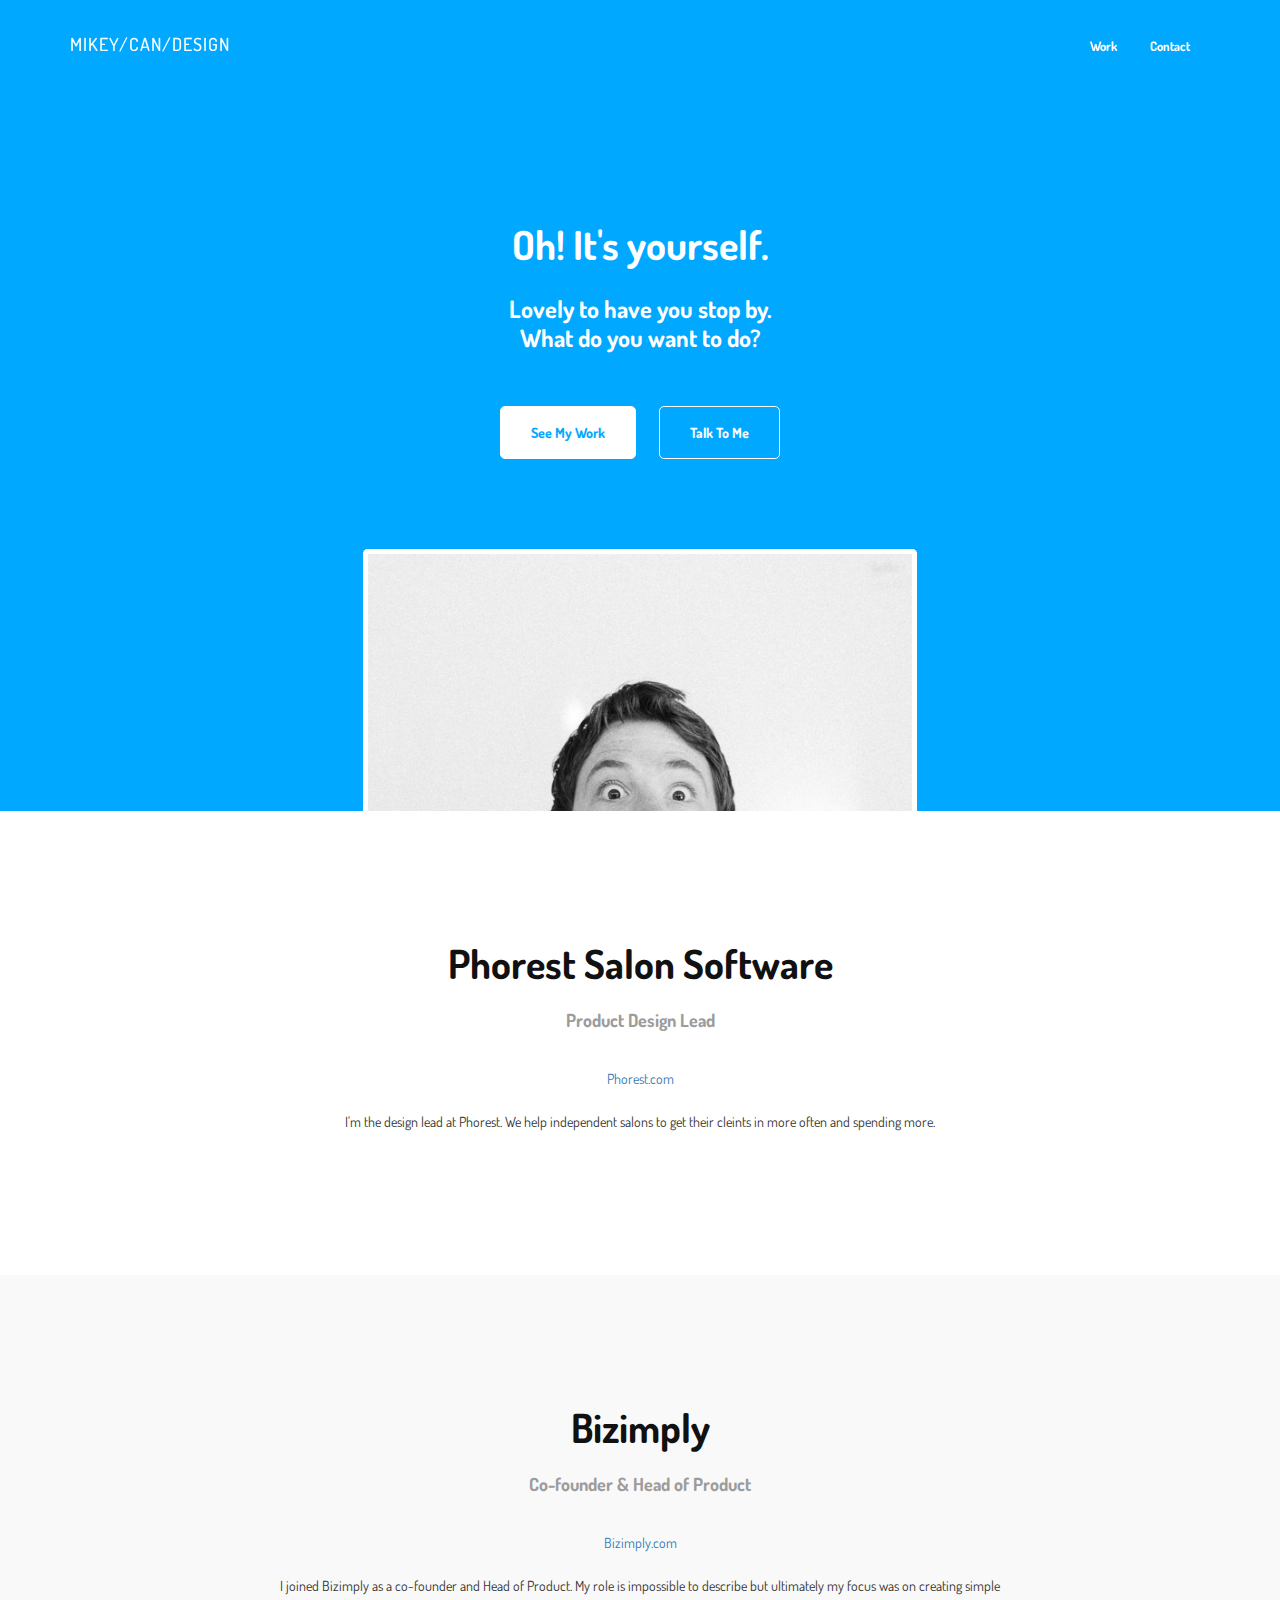
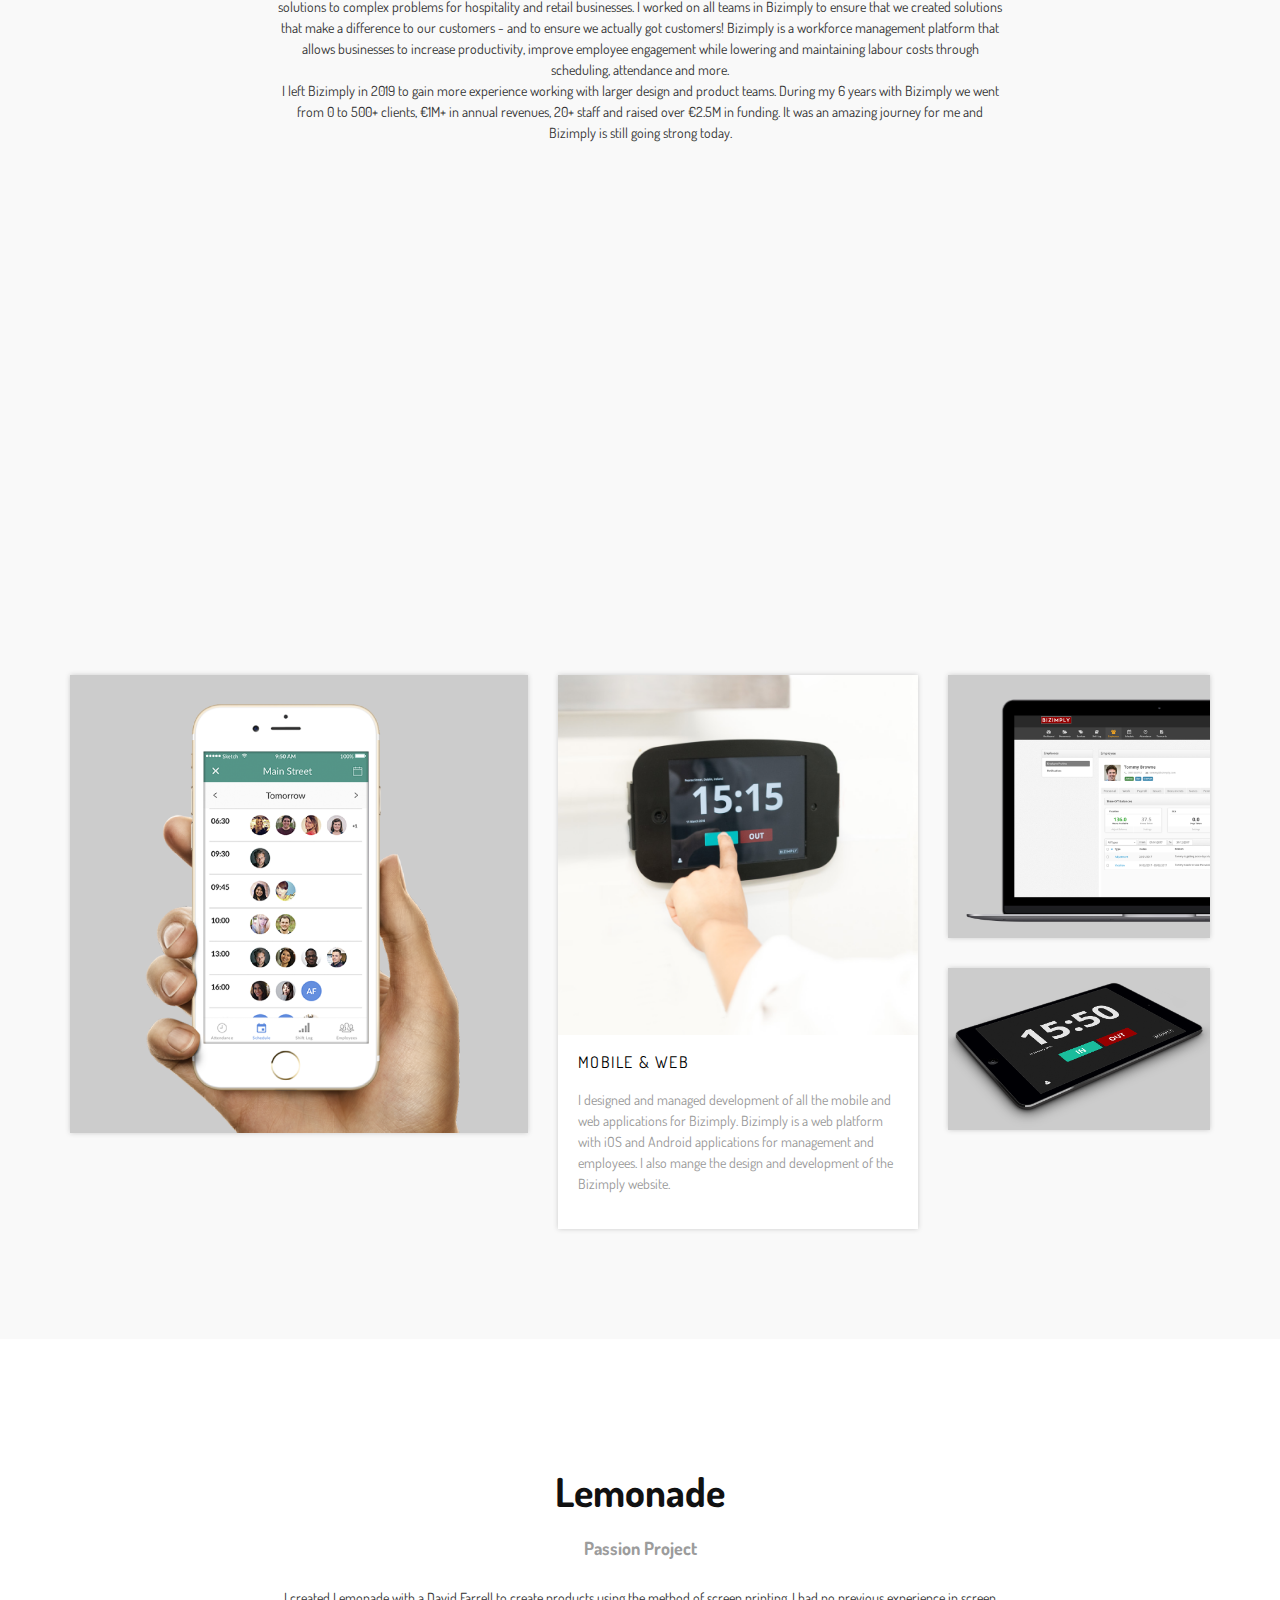
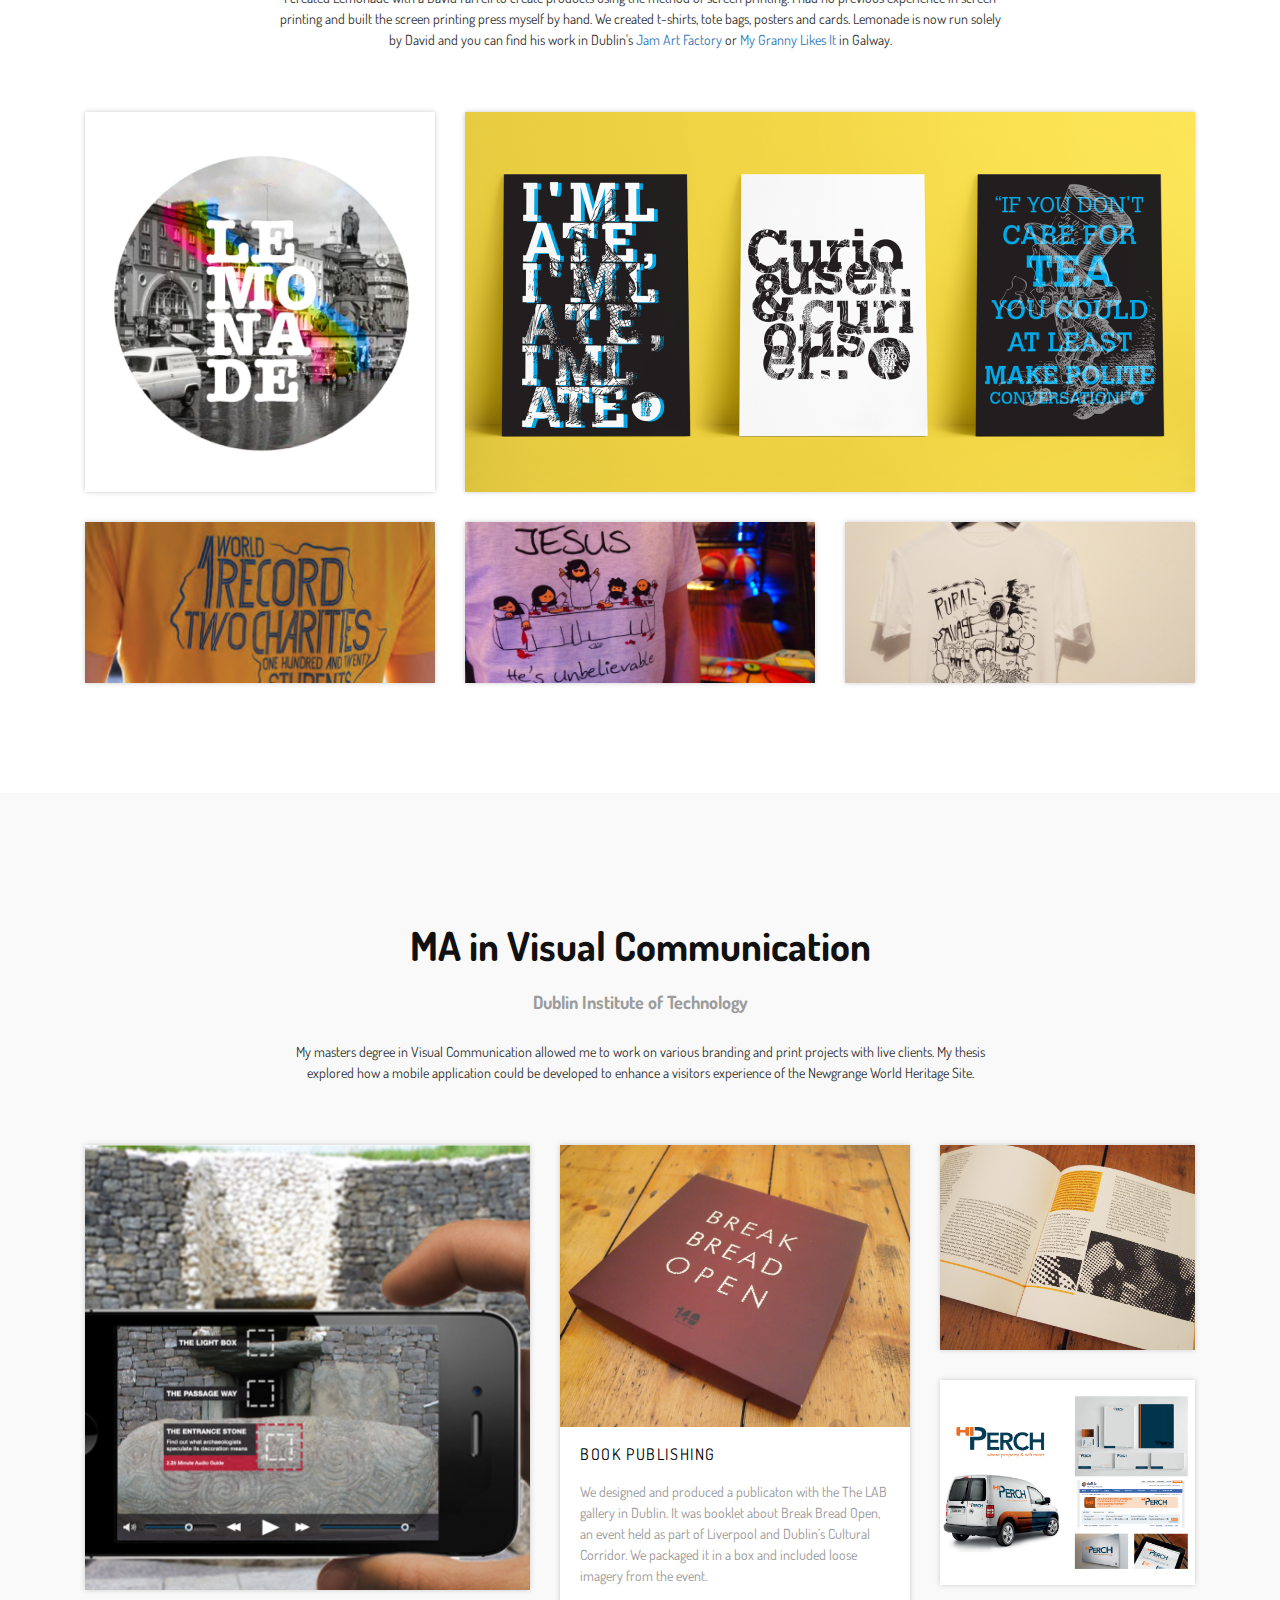
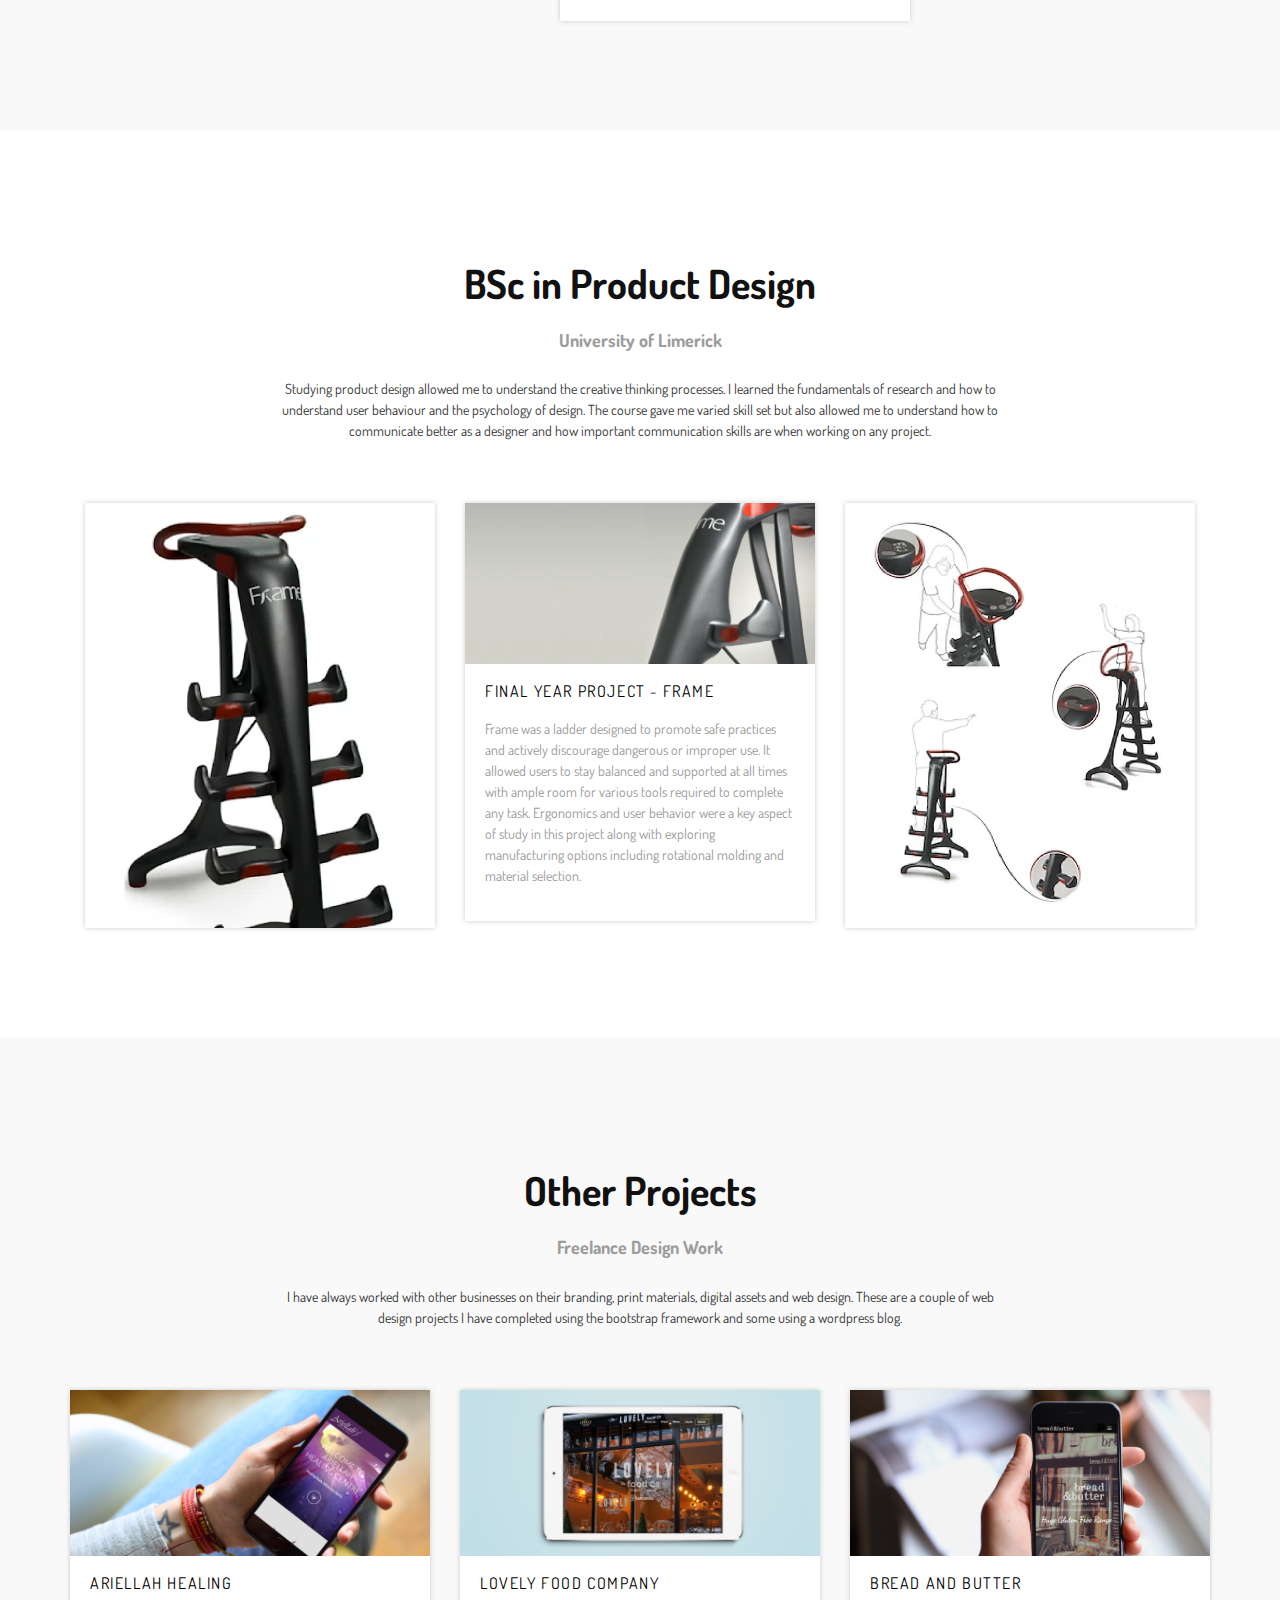
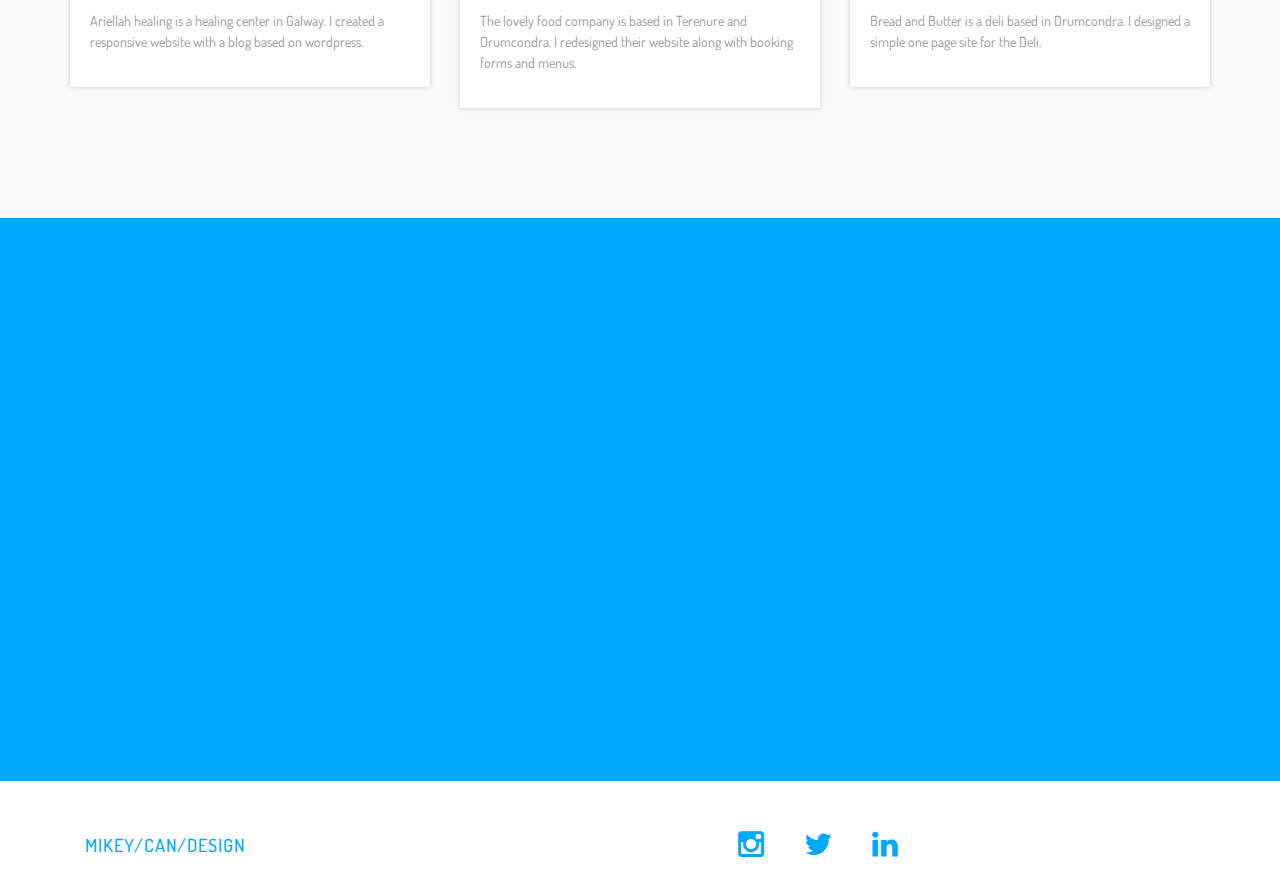
<file: index.html>
<!DOCTYPE html>
<html lang="en">

<head>
    <meta charset="UTF-8">
    <meta name="description" content="Businnes, Portfolio, Landing Page, etc">
    <meta name="viewport" content="width=device-width, initial-scale=1, maximum-scale=1">
    <title>Product Manager / Product Designer in Ireland - MikeyCanDesign</title>
    <meta name="description" content="I love working on software products, delivering impact where I can - product management, design, research and more. Father to a crazy toddler and based in Ireland">
    <meta name="author" content="Mikey Cannon">
    <link rel="stylesheet" href="/css/normalize.css">
    <link rel="stylesheet" href="/css/bootstrap.min.css">
    <link href='//fonts.googleapis.com/css?family=Raleway:600,700,400,300' rel='stylesheet' type='text/css'>
    <link rel="stylesheet" href="/css/font-awesome/css/font-awesome.min.css" />
    <link rel="stylesheet" href="/css/magnific-popup.css">
    <link rel="stylesheet" href="/css/animate.css">
    <link rel="stylesheet" href="/css/style.css">
    <link href="//fonts.googleapis.com/css?family=Dosis:300,400,500,700" rel="stylesheet">
    <!--[if lt IE 9]>
        <script src="js/html5shiv.min.js"></script>
        <script src="js/respond.min.js"></script>
        <script type="text/javascript" src="js/selectivizr.js"></script>
    <![endif]-->
    <!-- Markup -->
<script type="application/ld+json">
{ "@context": "http://schema.org", "@type": "WebSite", "name": "Mikey/Can/Design", "headline": "I love working on software products, delivering impact where I can - product management, design, research and more. Father to a crazy toddler and based in Ireland", "image": "http://www.mikeycandesign.com/imgages/popup-lg.jpg", "description": "I love working on software products, delivering impact where I can - product management, design, research and more. Father to a crazy toddler and based in Ireland", "url": "http://www.mikeycandesign.com/" }
</script>
<script async type="application/ld+json">
{ "@context": "http://schema.org", "@type": "Organization", "name": "Mikey/Can/Design", "url": "http://www.mikeycandesign.com/", "logo": "http://www.mikeycandesign.com/images/logo.jpg", "sameAs": ["http://www.facebook.com/cannon.mikey", "http://www.twitter.com/mikeycannon", "https://plus.google.com/u/2/105058361153027611534", "https://www.linkedin.com/in/mikeycannon/"], "contactPoint": [{ "@type": "ContactPoint", "telephone": "+353-86-061-2258", "contactType": "customer service", "areaServed": "EU" }] }
</script>
    <!-- Google Tag Manager -->
    <script>
    (function(w, d, s, l, i) {
        w[l] = w[l] || [];
        w[l].push({
            'gtm.start': new Date().getTime(),
            event: 'gtm.js'
        });
        var f = d.getElementsByTagName(s)[0],
            j = d.createElement(s),
            dl = l != 'dataLayer' ? '&l=' + l : '';
        j.async = true;
        j.src =
            'https://www.googletagmanager.com/gtm.js?id=' + i + dl;
        f.parentNode.insertBefore(j, f);
    })(window, document, 'script', 'dataLayer', 'GTM-W6RBXGX');
    </script>
    <!-- End Google Tag Manager -->
</head>

<body>
    <!-- Google Tag Manager (noscript) -->
    <noscript>
        <iframe src="https://www.googletagmanager.com/ns.html?id=GTM-W6RBXGX" height="0" width="0" style="display:none;visibility:hidden"></iframe>
    </noscript>
    <!-- End Google Tag Manager (noscript) -->
    <header>
        <!-- Navigation Menu start-->
        <nav class="navbar mts-main-menu">
            <div class="container">
                <!-- Navbar Toggle -->
                <div class="navbar-header">
                    <button type="button" class="navbar-toggle" data-toggle="collapse" data-target=".navbar-collapse">
                        <span class="icon-bar"></span>
                        <span class="icon-bar"></span>
                        <span class="icon-bar"></span>
                    </button>
                    <!-- Logo -->
                    <a class="navbar-brand" href="/">MIKEY/CAN/DESIGN</a>
                </div>
                <!-- Navbar Toggle End -->
                <!-- navbar-collapse start-->
                <div id="nav-menu" class="navbar-collapse collapse" role="navigation">
                    <ul class="nav navbar-nav mts-menu-wrapper">
                        <li>
                            <a href="#work">Work</a>
                        </li>
                        <li>
                            <a href="#contact">Contact</a>
                        </li>
                    </ul>
                </div>
                <!-- navbar-collapse end-->
            </div>
        </nav>
        <!-- Navigation Menu end-->
    </header>
    <!-- Header End -->
    <section id="home" class="bgc-one-top mts-custom-sec mts-section-wrapper mts-description">
        <div class="container">
            <div class="row">
                <!-- Section Header -->
                <div class="col-md-12 col-sm-12 col-xs-12 mts-section-header">
                    <h1>Oh! It's yourself.</h1>
                    <div class="mts-section-divider"></div>
                    <div class="col-md-8 col-sm-10 col-xs-12 col-md-offset-2 col-sm-offset-1">
                        <h3>Lovely to have you stop by.<br> What do you want to do?<br><br></h3>
                    </div>
                    <div class="mts-section-divider"></div>
                    <div id="cta" class="col-md-12 cta-buttons">
                        <a href="#work" class="btn-cta-main mts-btn-round">See My Work</a>
                        <a href="#contact" class="btn-cta-second mts-btn-round">Talk To Me</a>
                        <br>
                        <br>
                        <br>
                        <br>
                    </div>
                </div>
                <!-- Section Header End -->
                <div class="col-md-6 col-sm-6 col-md-offset-3 col-sm-offset-3 col-xs-8 col-xs-offset-2">
                    <img class="mepic" src="/images/popup.jpg" alt="A pic of my face">
                    <span id="work"></span>
                </div>
            </div>
        </div>
    </section>
    <!-- Custom Section End -->
    <section id="portfolio" class="bgc-two-p mts-portfolio-section">
        <div class="container">
            <div class="row">
                <!-- Section Header -->
                <div class="col-md-12 col-sm-12 col-xs-12 mts-section-header">
                    <h2><span class="mts-highlight-text">Phorest Salon Software</span></h2>
                    <h4>Product Design Lead</h4>
                    <p>
                        <br><a href="https://www.phorest.com" target="_blank">Phorest.com</a></p>
                    <div class="mts-section-divider"></div>
                    <p class="col-md-8 col-sm-10 col-xs-12 col-md-offset-2 col-sm-offset-1">I'm the design lead at Phorest. We help independent salons to get their cleints in more often and spending more.
                        <br>
                        <br>
                        <br>
                    </p>
                    <div class="col-md-8 col-md-offset-2 col-xs-10 col-xs-offset-1">
                    </div>
                </div>
            </div>
        </div>
    </section>
    <section id="portfolio" class="bgc-two mts-portfolio-section">
        <div class="container">
            <div class="row">
                <!-- Section Header -->
                <div class="col-md-12 col-sm-12 col-xs-12 mts-section-header">
                    <h2><span class="mts-highlight-text">Bizimply</span></h2>
                    <h4>Co-founder &amp; Head of Product</h4>
                    <p>
                        <br><a href="https://www.bizimply.com" target="_blank">Bizimply.com</a></p>
                    <div class="mts-section-divider"></div>
                    <p class="col-md-8 col-sm-10 col-xs-12 col-md-offset-2 col-sm-offset-1">I joined Bizimply as a co-founder and Head of Product. My role is impossible to describe but ultimately my focus was on creating simple solutions to complex problems for hospitality and retail businesses. I worked on all teams in Bizimply to ensure that we created solutions that make a difference to our customers - and to ensure we actually got customers! Bizimply is a workforce management platform that allows businesses to increase productivity, improve employee engagement while lowering and maintaining labour costs through scheduling, attendance and more.
                        <br> I left Bizimply in 2019 to gain more experience working with larger design and product teams. During my 6 years with Bizimply we went from 0 to 500+ clients, €1M+ in annual revenues, 20+ staff and raised over €2.5M in funding. It was an amazing journey for me and Bizimply is still going strong today.
                        <br>
                        <br>
                        <br>
                    </p>
                    <div class="col-md-8 col-md-offset-2 col-xs-10 col-xs-offset-1">
                        <script src="https://fast.wistia.com/embed/medias/svuxgvjbz2.jsonp"></script>
                        <script src="https://fast.wistia.com/assets/external/E-v1.js"></script>
                        <div class="wistia_responsive_padding" style="padding:56.25% 0 0 0;position:relative;">
                            <div class="wistia_responsive_wrapper" style="height:100%;left:0;position:absolute;top:0;width:100%;">
                                <div class="wistia_embed wistia_async_svuxgvjbz2 videoFoam=true" style="height:100%;width:100%">&nbsp;</div>
                            </div>
                        </div>
                        <br>
                        <br>
                        <br>
                    </div>
                </div>
                <!-- Section Header End -->
                <div class="row">
                    <div class="col-md-12 col-md-offset-0 col-xs-8 col-xs-offset-2">
                        <!--   *** PORTFOLIO ***-->
                        <div class="col-xs-12 col-sm-6 col-md-6 col-lg-5 masonry-item">
                            <div class="box-masonry">
                                <a title="" class="box-masonry-image">
                        <img src="images/img-portfolio/biz-mgr-app.png" alt="" class="img-responsive">
                    </a>
                            </div>
                        </div>
                        <div class="col-xs-12 col-sm-6 col-md-4 col-lg-4 masonry-item">
                            <div class="box-masonry">
                                <a title="" class="box-masonry-image">
                        <img src="images/img-portfolio/clockin.png" alt="" class="img-responsive">
                    </a>
                                <div class="box-masonry-text">
                                    <h4> <a>Mobile & Web</a></h4>
                                    <div class="box-masonry-desription">
                                        <p> I designed and managed development of all the mobile and web applications for Bizimply. Bizimply is a web platform with iOS and Android applications for management and employees. I also mange the design and development of the Bizimply website.
                                        </p>
                                    </div>
                                </div>
                            </div>
                        </div>
                        <div class="col-xs-12 col-sm-6 col-md-4 col-lg-3 masonry-item">
                            <div class="box-masonry">
                                <a title="" class="box-masonry-image">
                        <img src="images/img-portfolio/time-off.png" alt="" class="img-responsive">
                    </a>
                            </div>
                        </div>
                        <div class="col-xs-12 col-sm-6 col-md-4 col-lg-3 masonry-item">
                            <div class="box-masonry">
                                <a title="" class="box-masonry-image">
                        <img src="images/img-portfolio/biz-ts-app.png" alt="" class="img-responsive">
                    </a>
                            </div>
                        </div>
                    </div>
                </div>
            </div>
        </div>
    </section>
    <!-- Custom Section End -->
    <section id="portfolio" class="bgc-two-p mts-portfolio-section">
        <div class="container">
            <div class="row">
                <!-- Section Header -->
                <div class="col-md-12 col-sm-12 col-xs-12 mts-section-header">
                    <h2><span class="mts-highlight-text">Lemonade</span></h2>
                    <h4>Passion Project</h4>
                    <div class="mts-section-divider"></div>
                    <p class="col-md-8 col-sm-10 col-xs-12 col-md-offset-2 col-sm-offset-1">I created Lemonade with a David Farrell to create products using the method of screen printing. I had no previous experience in screen printing and built the screen printing press myself by hand. We created t-shirts, tote bags, posters and cards. Lemonade is now run solely by David and you can find his work in Dublin's <a href="http://jamartprints.com/product-category/lemonade/" target="_blank">Jam Art Factory</a> or <a href="http://www.myshopgranny.com/tags/lemonade/" target="_blank">My Granny Likes It</a> in Galway.
                        <br>
                        <br>
                        <br>
                    </p>
                </div>
                <!-- Section Header End -->
            </div>
            <div class="row">
                <div class="col-md-12 col-md-offset-0 col-xs-8 col-xs-offset-2">
                    <!--   *** PORTFOLIO ***-->
                    <div class="col-xs-12 col-sm-3 col-md-4 col-lg-4 masonry-item">
                        <div class="box-masonry">
                            <a title="" class="box-masonry-image">
                        <img src="images/img-portfolio/dub-logo-img.png" alt="" class="img-responsive">
                    </a>
                        </div>
                    </div>
                    <div class="col-xs-12 col-sm-9 col-md-8 col-lg-8 masonry-item">
                        <div class="box-masonry">
                            <a title="" class="box-masonry-image">
                    <img src="images/img-portfolio/alice.png" alt="" class="img-responsive">
                    </a>
                        </div>
                    </div>
                    <div class="col-xs-12 col-sm-6 col-md-4 col-lg-4 masonry-item">
                        <div class="box-masonry">
                            <a title="" class="box-masonry-image">
                        <img src="images/img-portfolio/kila.png" alt="" class="img-responsive">
                    </a>
                        </div>
                    </div>
                    <div class="col-xs-12 col-sm-6 col-md-4 col-lg-4 masonry-item">
                        <div class="box-masonry">
                            <a title="" class="box-masonry-image">
                        <img src="images/img-portfolio/jesus.png" alt="" class="img-responsive">
                    </a>
                        </div>
                    </div>
                    <div class="col-xs-12 col-sm-6 col-md-4 col-lg-4 masonry-item">
                        <div class="box-masonry">
                            <a title="" class="box-masonry-image">
                        <img src="images/img-portfolio/savage.png" alt="" class="img-responsive">
                    </a>
                        </div>
                    </div>
                </div>
            </div>
        </div>
    </section>
    <!--   *** PORTFOLIO END ***
        <!-- Portfolio Section End -->
    <!-- Custom Section End -->
    <section id="portfolio" class="bgc-two mts-portfolio-section">
        <div class="container">
            <div class="row">
                <!-- Section Header -->
                <div class="col-md-12 col-sm-12 col-xs-12 mts-section-header">
                    <h2><span class="mts-highlight-text">MA in Visual Communication</span></h2>
                    <h4>Dublin Institute of Technology</h4>
                    <div class="mts-section-divider"></div>
                    <p class="col-md-8 col-sm-10 col-xs-12 col-md-offset-2 col-sm-offset-1">My masters degree in Visual Communication allowed me to work on various branding and print projects with live clients. My thesis explored how a mobile application could be developed to enhance a visitors experience of the Newgrange World Heritage Site.
                        <br>
                        <br>
                        <br>
                    </p>
                </div>
                <!-- Section Header End -->
            </div>
            <div class="row">
                <div class="col-md-12 col-md-offset-0 col-xs-8 col-xs-offset-2">
                    <!--   *** PORTFOLIO ***-->
                    <div class="col-xs-12 col-sm-6 col-md-4 col-lg-5 masonry-item">
                        <div class="box-masonry">
                            <a title="" class="box-masonry-image">
                        <img src="images/img-portfolio/AR.png" alt="" class="img-responsive">
                    </a>
                        </div>
                    </div>
                    <div class="col-xs-12 col-sm-6 col-md-4 col-lg-4 masonry-item">
                        <div class="box-masonry">
                            <a title="" class="box-masonry-image">
                        <img src="images/img-portfolio/book.png" alt="" class="img-responsive">
                    </a>
                            <div class="box-masonry-text">
                                <h4> <a>Book Publishing</a></h4>
                                <div class="box-masonry-desription">
                                    <p>We designed and produced a publicaton with the The LAB gallery in Dublin. It was booklet about Break Bread Open, an event held as part of Liverpool and Dublin’s Cultural Corridor. We packaged it in a box and included loose imagery from the event.</p>
                                </div>
                            </div>
                        </div>
                    </div>
                    <div class="col-xs-12 col-sm-6 col-md-4 col-lg-3 masonry-item">
                        <div class="box-masonry">
                            <a title="" class="box-masonry-image">
                        <img src="images/img-portfolio/book-open.png" alt="" class="img-responsive">
                    </a>
                        </div>
                    </div>
                    <div class="col-xs-12 col-sm-6 col-md-4 col-lg-3 masonry-item">
                        <div class="box-masonry">
                            <a title="" class="box-masonry-image">
                        <img src="images/img-portfolio/hip.png" alt="" class="img-responsive">
                    </a>
                        </div>
                    </div>
                </div>
            </div>
        </div>
    </section>
    </div>
    </section>
    <!-- Custom Section End -->
    <section id="portfolio" class="bgc-two-p mts-portfolio-section">
        <div class="container">
            <div class="row">
                <!-- Section Header -->
                <div class="col-md-12 col-sm-12 col-xs-12 mts-section-header">
                    <h2><span class="mts-highlight-text">BSc in Product Design</span></h2>
                    <h4>University of Limerick</h4>
                    <div class="mts-section-divider"></div>
                    <p class="col-md-8 col-sm-10 col-xs-12 col-md-offset-2 col-sm-offset-1">Studying product design allowed me to understand the creative thinking processes. I learned the fundamentals of research and how to understand user behaviour and the psychology of design. The course gave me varied skill set but also allowed me to understand how to communicate better as a designer and how important communication skills are when working on any project.
                        <br>
                        <br>
                        <br>
                    </p>
                </div>
                <!-- Section Header End -->
            </div>
            <div class="row">
                <div class="col-md-12 col-md-offset-0 col-xs-8 col-xs-offset-2">
                    <!--   *** PORTFOLIO ***-->
                    <div class="col-xs-12 col-sm-6 col-md-6 col-lg-4 masonry-item">
                        <div class="box-masonry">
                            <a title="" class="box-masonry-image">
                        <img src="images/img-portfolio/frame-main.png" alt="" class="img-responsive">
                    </a>
                        </div>
                    </div>
                    <div class="col-xs-12 col-sm-6 col-md-4 col-lg-4 masonry-item">
                        <div class="box-masonry">
                            <a title="" class="box-masonry-image">
                        <img src="images/img-portfolio/frame-sm1.png" alt="" class="img-responsive">
                    </a>
                            <div class="box-masonry-text">
                                <h4> <a>Final Year Project - Frame</a></h4>
                                <div class="box-masonry-desription">
                                    <p> Frame was a ladder designed to promote safe practices and actively discourage dangerous or improper use. It allowed users to stay balanced and supported at all times with ample room for various tools required to complete any task. Ergonomics and user behavior were a key aspect of study in this project along with exploring manufacturing options including rotational molding and material selection.</p>
                                </div>
                            </div>
                        </div>
                    </div>
                    <div class="col-xs-12 col-sm-6 col-md-4 col-lg-4 masonry-item">
                        <div class="box-masonry">
                            <a title="" class="box-masonry-image">
                        <img src="images/img-portfolio/frame-sm2.png" alt="" class="img-responsive">
                    </a>
                        </div>
                    </div>
                </div>
            </div>
        </div>
    </section>
    <!-- Custom Section End -->
    <section id="portfolio" class="bgc-two mts-portfolio-section">
        <div class="container">
            <div class="row">
                <!-- Section Header -->
                <div class="col-md-12 col-sm-12 col-xs-12 mts-section-header">
                    <h2><span class="mts-highlight-text">Other Projects</span></h2>
                    <h4>Freelance Design Work</h4>
                    <div class="mts-section-divider"></div>
                    <p class="col-md-8 col-sm-10 col-xs-12 col-md-offset-2 col-sm-offset-1">I have always worked with other businesses on their branding, print materials, digital assets and web design. These are a couple of web design projects I have completed using the bootstrap framework and some using a wordpress blog.
                        <br>
                        <br>
                        <br>
                    </p>
                </div>
                <!-- Section Header End -->
                <div class="row">
                    <div class="col-md-12 col-md-offset-0 col-xs-8 col-xs-offset-2">
                        <!--   *** PORTFOLIO ***-->
                        <div class="col-xs-12 col-sm-6 col-md-4 col-lg-4 masonry-item">
                            <div class="box-masonry">
                                <a href="http://www.ariellahhealing.com/" title="" class="box-masonry-image">
                        <img src="images/img-portfolio/ariellah.png" alt="" class="img-responsive">
                    </a>
                                <div class="box-masonry-text">
                                    <h4> <a href="http://www.ariellahhealing.com/">Ariellah healing</a></h4>
                                    <div class="box-masonry-desription">
                                        <p>Ariellah healing is a healing center in Galway. I created a responsive website with a blog based on wordpress.
                                        </p>
                                    </div>
                                </div>
                            </div>
                        </div>
                        <div class="col-xs-12 col-sm-6 col-md-4 col-lg-4 masonry-item">
                            <div class="box-masonry">
                                <a href="http://lovelyfood.ie/" title="" class="box-masonry-image">
                        <img src="images/img-portfolio/lovely.png" alt="" class="img-responsive">
                    </a>
                                <div class="box-masonry-text">
                                    <h4> <a href="http://lovelyfood.ie/">Lovely Food Company</a></h4>
                                    <div class="box-masonry-desription">
                                        <p>The lovely food company is based in Terenure and Drumcondra. I redesigned their website along with booking forms and menus.</p>
                                    </div>
                                </div>
                            </div>
                        </div>
                        <div class="col-xs-12 col-sm-6 col-md-4 col-lg-4 masonry-item">
                            <div class="box-masonry">
                                <a href="http://breadandbutter.ie/" title="" class="box-masonry-image">
                        <img src="images/img-portfolio/bread.png" alt="" class="img-responsive">
                    </a>
                                <div class="box-masonry-text">
                                    <h4> <a href="http://breadandbutter.ie/">Bread and Butter</a></h4>
                                    <div class="box-masonry-desription">
                                        <p>Bread and Butter is a deli based in Drumcondra. I designed a simple one page site for the Deli.</p>
                                    </div>
                                </div>
                            </div>
                        </div>
                    </div>
                </div>
            </div>
        </div>
    </section>
    <!-- Custom Section End -->
    <section id="contact" class="bgc-one-bottom">
        <div class="container">
            <div class="row">
                <!-- Section Header -->
                <div class="col-md-12 col-sm-12 col-xs-12 mts-section-header">
                    <div class="typeform-widget" data-url="https://mikeycandesign.typeform.com/to/CGaBYf" style="width: 100%; height: 500px;"></div>
                    <script>
                    (function() { var qs, js, q, s, d = document,
                            gi = d.getElementById,
                            ce = d.createElement,
                            gt = d.getElementsByTagName,
                            id = "typef_orm",
                            b = "https://embed.typeform.com/"; if (!gi.call(d, id)) { js = ce.call(d, "script");
                            js.id = id;
                            js.src = b + "embed.js";
                            q = gt.call(d, "script")[0];
                            q.parentNode.insertBefore(js, q) } })()
                    </script>
                    <div style="font-family: Sans-Serif;font-size: 12px;color: #999;opacity: 0.5; padding-top: 5px;"> powered by <a href="https://admin.typeform.com/signup?utm_campaign=CGaBYf&utm_source=typeform.com-10114130-Basic&utm_medium=typeform&utm_content=typeform-embedded-poweredbytypeform&utm_term=EN" style="color: #999" target="_blank">Typeform</a> </div>
                </div>
            </div>
        </div>
    </section>
    <!-- Custom Section End -->
    <section id="footer" class="bgc-two-p">
        <div class="container">
            <div class="row align-items-center pb-5">
                <div class="col-md-3 text-left text-md-left">
                    <a class="navbar-brand" href="/">MIKEY/CAN/DESIGN</a>
                </div>
                <!-- //.col-md-8 -->
                <div class="col-md-6">
                    <ul class="footer-icon-social mb-0 mt-4 p-0 text-center text-md-right title-xs-small title-medium">
                        <li class="list-inline-item">
                            <a href="https://www.linkedin.com/in/mikeycannon/" target="_blank" class="footer-link"><i class="fa fa-linkedin"></i></a>
                        </li>
                        <li class="list-inline-item">
                            <a href="https://twitter.com/mikeycannon" target="_blank" class="footer-link"><i class="fa fa-twitter"></i></a>
                        </li>
                        <li class="list-inline-item">
                            <a href="https://www.instagram.com/mikey.cannon/" target="_blank" class="footer-link"><i class="fa fa-instagram"></i></a>
                        </li>
                    </ul>
                </div>
                <!-- //.col-md-8 -->
            </div>
            <!-- //.row -->
        </div>
        <!-- //.container -->
        </footer>
        <script src="/js/jquery-1.11.3.min.js"></script>
        <script src="/js/bootstrap.min.js"></script>
        <script src="/js/modernizr.min.js"></script>
        <script src="/js/jquery.easing.1.3.js"></script>
        <script src="/js/isotope.pkgd.min.js"></script>
        <script src="/js/jquery.fitvids.js"></script>
        <script src="/js/jquery.stellar.min.js"></script>
        <script src="/js/jquery.waypoints.min.js"></script>
        <script src="/js/jquery.nav.js"></script>
        <script src="/js/imagesloaded.pkgd.min.js"></script>
        <script src="/js/smooth-scroll.min.js"></script>
        <script src="/js/jquery.magnific-popup.min.js"></script>
        <script src="/js/custom.js"></script>
</body>

</html>
</file>
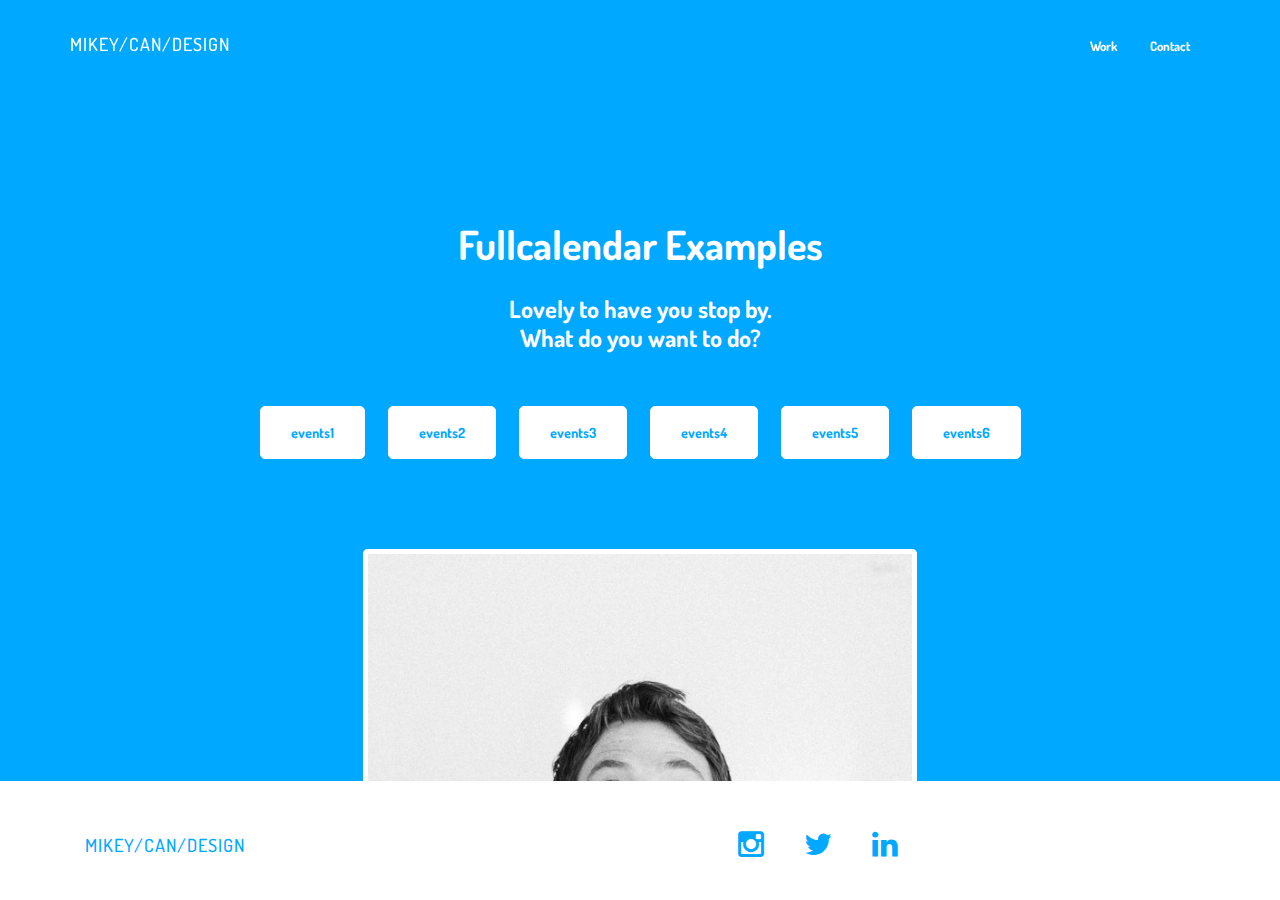
<file: fullcalendar/examples/index.html>
<!DOCTYPE html>
<html lang="en">

<head>
    <meta charset="UTF-8">
    <meta name="description" content="Businnes, Portfolio, Landing Page, etc">
    <meta name="viewport" content="width=device-width, initial-scale=1, maximum-scale=1">
    <title>Product Manager / Product Designer in Ireland - MikeyCanDesign</title>
    <meta name="description" content="I love working on software products, delivering impact where I can - product management, design, research and more. Father to a crazy toddler and based in Ireland">
    <meta name="author" content="Mikey Cannon">
    <link rel="stylesheet" href="/css/normalize.css">
    <link rel="stylesheet" href="/css/bootstrap.min.css">
    <link href='//fonts.googleapis.com/css?family=Raleway:600,700,400,300' rel='stylesheet' type='text/css'>
    <link rel="stylesheet" href="/css/font-awesome/css/font-awesome.min.css" />
    <link rel="stylesheet" href="/css/magnific-popup.css">
    <link rel="stylesheet" href="/css/animate.css">
    <link rel="stylesheet" href="/css/style.css">
    <link href="//fonts.googleapis.com/css?family=Dosis:300,400,500,700" rel="stylesheet">
    <!--[if lt IE 9]>
        <script src="js/html5shiv.min.js"></script>
        <script src="js/respond.min.js"></script>
        <script type="text/javascript" src="js/selectivizr.js"></script>
    <![endif]-->
    <!-- Markup -->
<script type="application/ld+json">
{ "@context": "http://schema.org", "@type": "WebSite", "name": "Mikey/Can/Design", "headline": "I love working on software products, delivering impact where I can - product management, design, research and more. Father to a crazy toddler and based in Ireland", "image": "http://www.mikeycandesign.com/imgages/popup-lg.jpg", "description": "I love working on software products, delivering impact where I can - product management, design, research and more. Father to a crazy toddler and based in Ireland", "url": "http://www.mikeycandesign.com/" }
</script>
<script async type="application/ld+json">
{ "@context": "http://schema.org", "@type": "Organization", "name": "Mikey/Can/Design", "url": "http://www.mikeycandesign.com/", "logo": "http://www.mikeycandesign.com/images/logo.jpg", "sameAs": ["http://www.facebook.com/cannon.mikey", "http://www.twitter.com/mikeycannon", "https://plus.google.com/u/2/105058361153027611534", "https://www.linkedin.com/in/mikeycannon/"], "contactPoint": [{ "@type": "ContactPoint", "telephone": "+353-86-061-2258", "contactType": "customer service", "areaServed": "EU" }] }
</script>
    <!-- Google Tag Manager -->
    <script>
    (function(w, d, s, l, i) {
        w[l] = w[l] || [];
        w[l].push({
            'gtm.start': new Date().getTime(),
            event: 'gtm.js'
        });
        var f = d.getElementsByTagName(s)[0],
            j = d.createElement(s),
            dl = l != 'dataLayer' ? '&l=' + l : '';
        j.async = true;
        j.src =
            'https://www.googletagmanager.com/gtm.js?id=' + i + dl;
        f.parentNode.insertBefore(j, f);
    })(window, document, 'script', 'dataLayer', 'GTM-W6RBXGX');
    </script>
    <!-- End Google Tag Manager -->
</head>

<body>
    <!-- Google Tag Manager (noscript) -->
    <noscript>
        <iframe src="https://www.googletagmanager.com/ns.html?id=GTM-W6RBXGX" height="0" width="0" style="display:none;visibility:hidden"></iframe>
    </noscript>
    <!-- End Google Tag Manager (noscript) -->
    <header>
        <!-- Navigation Menu start-->
        <nav class="navbar mts-main-menu">
            <div class="container">
                <!-- Navbar Toggle -->
                <div class="navbar-header">
                    <button type="button" class="navbar-toggle" data-toggle="collapse" data-target=".navbar-collapse">
                        <span class="icon-bar"></span>
                        <span class="icon-bar"></span>
                        <span class="icon-bar"></span>
                    </button>
                    <!-- Logo -->
                    <a class="navbar-brand" href="/">MIKEY/CAN/DESIGN</a>
                </div>
                <!-- Navbar Toggle End -->
                <!-- navbar-collapse start-->
                <div id="nav-menu" class="navbar-collapse collapse" role="navigation">
                    <ul class="nav navbar-nav mts-menu-wrapper">
                        <li>
                            <a href="#work">Work</a>
                        </li>
                        <li>
                            <a href="#contact">Contact</a>
                        </li>
                    </ul>
                </div>
                <!-- navbar-collapse end-->
            </div>
        </nav>
        <!-- Navigation Menu end-->
    </header>
    <!-- Header End -->
    <section id="home" class="bgc-one-top mts-custom-sec mts-section-wrapper mts-description">
        <div class="container">
            <div class="row">
                <!-- Section Header -->
                <div class="col-md-12 col-sm-12 col-xs-12 mts-section-header">
                    <h1>Fullcalendar Examples</h1>
                    <div class="mts-section-divider"></div>
                    <div class="col-md-8 col-sm-10 col-xs-12 col-md-offset-2 col-sm-offset-1">
                        <h3>Lovely to have you stop by.<br> What do you want to do?<br><br></h3>
                    </div>
                    <div class="mts-section-divider"></div>
                    <div id="cta" class="col-md-12 cta-buttons">
                        <a href="resource-add-remove.html" class="btn-cta-main mts-btn-round">events1</a>
                        <a href="resource-event-json.html" class="btn-cta-main mts-btn-round">events2</a>
                        <a href="timeline-column-grouping.html" class="btn-cta-main mts-btn-round">events3</a>
                        <a href="timeline-columns.html" class="btn-cta-main mts-btn-round">events4</a>
                        <a href="vertical-resource-view.html" class="btn-cta-main mts-btn-round">events5</a>
                        <a href="resource-ordering.html" class="btn-cta-main mts-btn-round">events6</a>
                        <br>
                        <br>
                        <br>
                        <br>
                    </div>
                </div>
                <!-- Section Header End -->
                <div class="col-md-6 col-sm-6 col-md-offset-3 col-sm-offset-3 col-xs-8 col-xs-offset-2">
                    <img class="mepic" src="/images/popup.jpg" alt="A pic of my face">
                    <span id="work"></span>
                </div>
            </div>
        </div>
    </section>
    <section id="footer" class="bgc-two-p">
        <div class="container">
            <div class="row align-items-center pb-5">
                <div class="col-md-3 text-left text-md-left">
                    <a class="navbar-brand" href="/">MIKEY/CAN/DESIGN</a>
                </div>
                <!-- //.col-md-8 -->
                <div class="col-md-6">
                    <ul class="footer-icon-social mb-0 mt-4 p-0 text-center text-md-right title-xs-small title-medium">
                        <li class="list-inline-item">
                            <a href="https://www.linkedin.com/in/mikeycannon/" target="_blank" class="footer-link"><i class="fa fa-linkedin"></i></a>
                        </li>
                        <li class="list-inline-item">
                            <a href="https://twitter.com/mikeycannon" target="_blank" class="footer-link"><i class="fa fa-twitter"></i></a>
                        </li>
                        <li class="list-inline-item">
                            <a href="https://www.instagram.com/mikey.cannon/" target="_blank" class="footer-link"><i class="fa fa-instagram"></i></a>
                        </li>
                    </ul>
                </div>
                <!-- //.col-md-8 -->
            </div>
            <!-- //.row -->
        </div>
        <!-- //.container -->
        </footer>
        <script src="/js/jquery-1.11.3.min.js"></script>
        <script src="/js/bootstrap.min.js"></script>
        <script src="/js/modernizr.min.js"></script>
        <script src="/js/jquery.easing.1.3.js"></script>
        <script src="/js/isotope.pkgd.min.js"></script>
        <script src="/js/jquery.fitvids.js"></script>
        <script src="/js/jquery.stellar.min.js"></script>
        <script src="/js/jquery.waypoints.min.js"></script>
        <script src="/js/jquery.nav.js"></script>
        <script src="/js/imagesloaded.pkgd.min.js"></script>
        <script src="/js/smooth-scroll.min.js"></script>
        <script src="/js/jquery.magnific-popup.min.js"></script>
        <script src="/js/custom.js"></script>
</body>

</html>
</file>
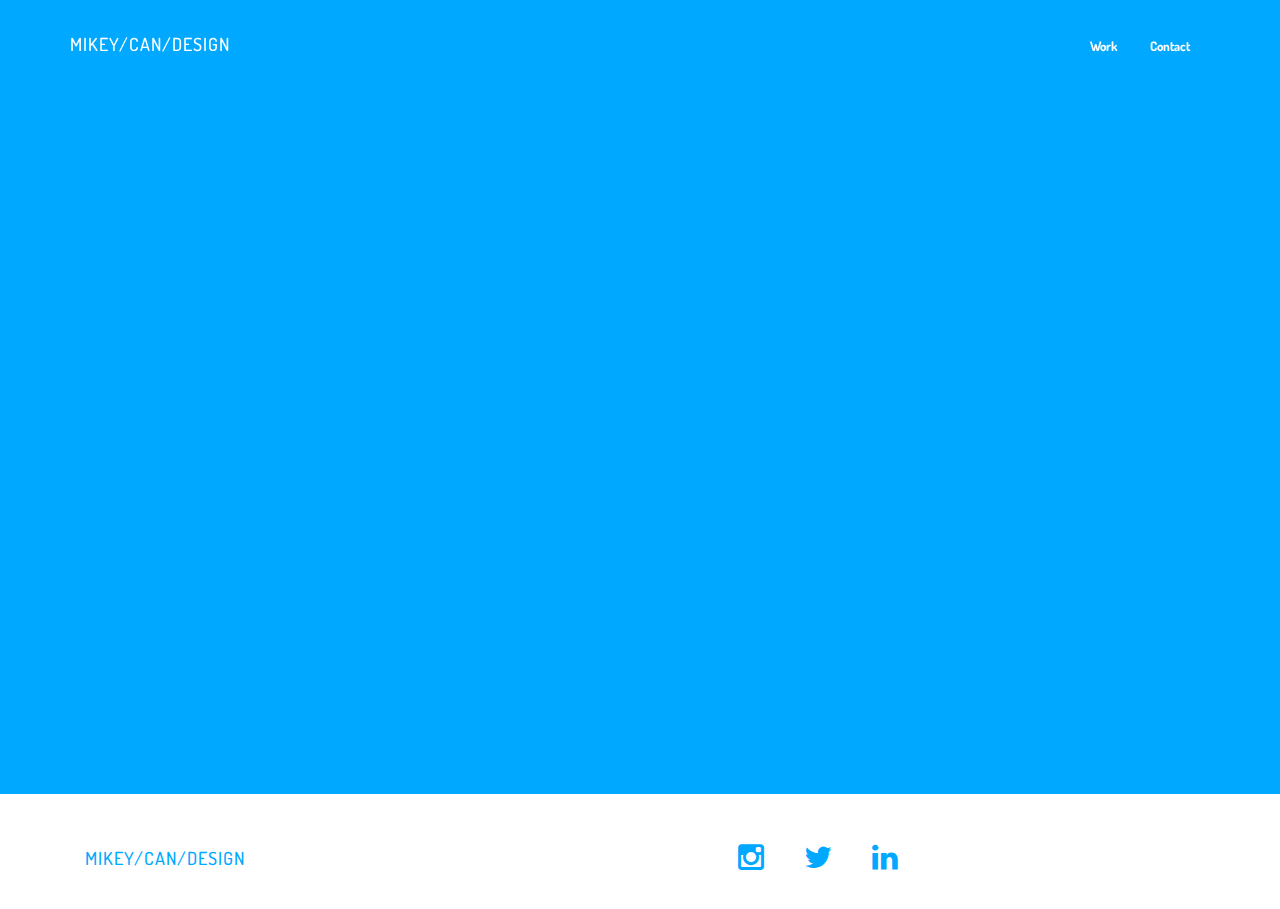
<file: pricing.html>
<!DOCTYPE html>
<html lang="en">

<head>
    <meta charset="UTF-8">
    <meta name="description" content="Businnes, Portfolio, Landing Page, etc">
    <meta name="viewport" content="width=device-width, initial-scale=1, maximum-scale=1">
    <title>Product Manager / Product Designer in Ireland - MikeyCanDesign</title>
    <meta name="description" content="I love working on software products, delivering impact where I can - product management, design, research and more. Father to a crazy toddler and based in Ireland">
    <meta name="author" content="Mikey Cannon">
    <link rel="stylesheet" href="/css/normalize.css">
    <link rel="stylesheet" href="/css/bootstrap.min.css">
    <link href='//fonts.googleapis.com/css?family=Raleway:600,700,400,300' rel='stylesheet' type='text/css'>
    <link rel="stylesheet" href="/css/font-awesome/css/font-awesome.min.css" />
    <link rel="stylesheet" href="/css/magnific-popup.css">
    <link rel="stylesheet" href="/css/animate.css">
    <link rel="stylesheet" href="/css/style.css">
    <link href="//fonts.googleapis.com/css?family=Dosis:300,400,500,700" rel="stylesheet">
    <!--[if lt IE 9]>
        <script src="js/html5shiv.min.js"></script>
        <script src="js/respond.min.js"></script>
        <script type="text/javascript" src="js/selectivizr.js"></script>
    <![endif]-->
    <!-- Markup -->
<script type="application/ld+json">
{ "@context": "http://schema.org", "@type": "WebSite", "name": "Mikey/Can/Design", "headline": "I love working on software products, delivering impact where I can - product management, design, research and more. Father to a crazy toddler and based in Ireland", "image": "http://www.mikeycandesign.com/imgages/popup-lg.jpg", "description": "I love working on software products, delivering impact where I can - product management, design, research and more. Father to a crazy toddler and based in Ireland", "url": "http://www.mikeycandesign.com/" }
</script>
<script async type="application/ld+json">
{ "@context": "http://schema.org", "@type": "Organization", "name": "Mikey/Can/Design", "url": "http://www.mikeycandesign.com/", "logo": "http://www.mikeycandesign.com/images/logo.jpg", "sameAs": ["http://www.facebook.com/cannon.mikey", "http://www.twitter.com/mikeycannon", "https://plus.google.com/u/2/105058361153027611534", "https://www.linkedin.com/in/mikeycannon/"], "contactPoint": [{ "@type": "ContactPoint", "telephone": "+353-86-061-2258", "contactType": "customer service", "areaServed": "EU" }] }
</script>
    <!-- Google Tag Manager -->
    <script>
    (function(w, d, s, l, i) {
        w[l] = w[l] || [];
        w[l].push({
            'gtm.start': new Date().getTime(),
            event: 'gtm.js'
        });
        var f = d.getElementsByTagName(s)[0],
            j = d.createElement(s),
            dl = l != 'dataLayer' ? '&l=' + l : '';
        j.async = true;
        j.src =
            'https://www.googletagmanager.com/gtm.js?id=' + i + dl;
        f.parentNode.insertBefore(j, f);
    })(window, document, 'script', 'dataLayer', 'GTM-W6RBXGX');
    </script>
    <!-- End Google Tag Manager -->
</head>

<body>
    <!-- Google Tag Manager (noscript) -->
    <noscript>
        <iframe src="https://www.googletagmanager.com/ns.html?id=GTM-W6RBXGX" height="0" width="0" style="display:none;visibility:hidden"></iframe>
    </noscript>
    <!-- End Google Tag Manager (noscript) -->
    <header>
        <!-- Navigation Menu start-->
        <nav class="navbar mts-main-menu">
            <div class="container">
                <!-- Navbar Toggle -->
                <div class="navbar-header">
                    <button type="button" class="navbar-toggle" data-toggle="collapse" data-target=".navbar-collapse">
                        <span class="icon-bar"></span>
                        <span class="icon-bar"></span>
                        <span class="icon-bar"></span>
                    </button>
                    <!-- Logo -->
                    <a class="navbar-brand" href="/">MIKEY/CAN/DESIGN</a>
                </div>
                <!-- Navbar Toggle End -->
                <!-- navbar-collapse start-->
                <div id="nav-menu" class="navbar-collapse collapse" role="navigation">
                    <ul class="nav navbar-nav mts-menu-wrapper">
                        <li>
                            <a href="#work">Work</a>
                        </li>
                        <li>
                            <a href="#contact">Contact</a>
                        </li>
                    </ul>
                </div>
                <!-- navbar-collapse end-->
            </div>
        </nav>
        <!-- Navigation Menu end-->
    </header>
    <!-- Header End -->
    <section id="home" class="bgc-one-top mts-custom-sec mts-section-wrapper mts-description">
        <div>
            <div class="row">
                <!-- Section Header -->
                <div class="col-md-12 col-sm-12 col-xs-12 mts-section-header">
                    <script async src="https://js.stripe.com/v3/pricing-table.js"></script>
<stripe-pricing-table pricing-table-id="prctbl_1Nl4qAD8kmrBiwGRZnjwdJdw"
publishable-key="pk_live_BnzAw7lou55cTFbUPvV7wTqx">
</stripe-pricing-table>
                </div>
            </div>
        </div>
    </section>
    <!-- Custom Section End -->
    <section id="contact" class="bgc-one-bottom">
        <div class="container">
            <div class="row">
                <!-- Section Header -->
                <div class="col-md-12 col-sm-12 col-xs-12 mts-section-header">
                    <div class="typeform-widget" data-url="https://mikeycandesign.typeform.com/to/CGaBYf" style="width: 100%; height: 500px;"></div>
                    <script>
                    (function() { var qs, js, q, s, d = document,
                            gi = d.getElementById,
                            ce = d.createElement,
                            gt = d.getElementsByTagName,
                            id = "typef_orm",
                            b = "https://embed.typeform.com/"; if (!gi.call(d, id)) { js = ce.call(d, "script");
                            js.id = id;
                            js.src = b + "embed.js";
                            q = gt.call(d, "script")[0];
                            q.parentNode.insertBefore(js, q) } })()
                    </script>
                    <div style="font-family: Sans-Serif;font-size: 12px;color: #999;opacity: 0.5; padding-top: 5px;"> powered by <a href="https://admin.typeform.com/signup?utm_campaign=CGaBYf&utm_source=typeform.com-10114130-Basic&utm_medium=typeform&utm_content=typeform-embedded-poweredbytypeform&utm_term=EN" style="color: #999" target="_blank">Typeform</a> </div>
                </div>
            </div>
        </div>
    </section>
    <!-- Custom Section End -->
    <section id="footer" class="bgc-two-p">
        <div class="container">
            <div class="row align-items-center pb-5">
                <div class="col-md-3 text-left text-md-left">
                    <a class="navbar-brand" href="/">MIKEY/CAN/DESIGN</a>
                </div>
                <!-- //.col-md-8 -->
                <div class="col-md-6">
                    <ul class="footer-icon-social mb-0 mt-4 p-0 text-center text-md-right title-xs-small title-medium">
                        <li class="list-inline-item">
                            <a href="https://www.linkedin.com/in/mikeycannon/" target="_blank" class="footer-link"><i class="fa fa-linkedin"></i></a>
                        </li>
                        <li class="list-inline-item">
                            <a href="https://twitter.com/mikeycannon" target="_blank" class="footer-link"><i class="fa fa-twitter"></i></a>
                        </li>
                        <li class="list-inline-item">
                            <a href="https://www.instagram.com/mikey.cannon/" target="_blank" class="footer-link"><i class="fa fa-instagram"></i></a>
                        </li>
                    </ul>
                </div>
                <!-- //.col-md-8 -->
            </div>
            <!-- //.row -->
        </div>
        <!-- //.container -->
        </footer>
        <script src="/js/jquery-1.11.3.min.js"></script>
        <script src="/js/bootstrap.min.js"></script>
        <script src="/js/modernizr.min.js"></script>
        <script src="/js/jquery.easing.1.3.js"></script>
        <script src="/js/isotope.pkgd.min.js"></script>
        <script src="/js/jquery.fitvids.js"></script>
        <script src="/js/jquery.stellar.min.js"></script>
        <script src="/js/jquery.waypoints.min.js"></script>
        <script src="/js/jquery.nav.js"></script>
        <script src="/js/imagesloaded.pkgd.min.js"></script>
        <script src="/js/smooth-scroll.min.js"></script>
        <script src="/js/jquery.magnific-popup.min.js"></script>
        <script src="/js/custom.js"></script>
</body>

</html>
</file>
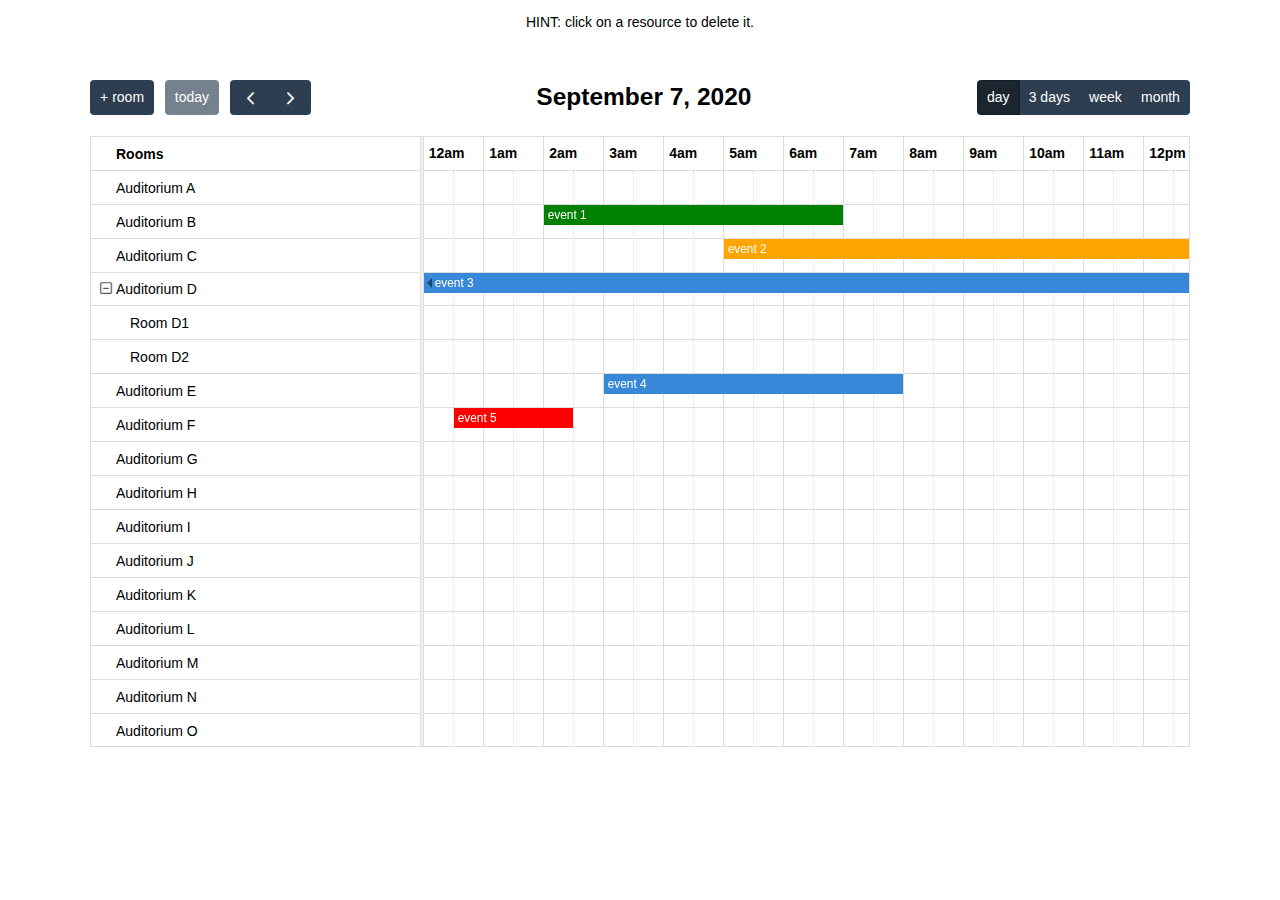
<file: fullcalendar/examples/resource-add-remove.html>
<!DOCTYPE html>
<html>
<head>
<meta charset='utf-8' />
<link href='../lib/main.css' rel='stylesheet' />
<script src='../lib/main.js'></script>
<script>

  document.addEventListener('DOMContentLoaded', function() {
    var calendarEl = document.getElementById('calendar');

    var calendar = new FullCalendar.Calendar(calendarEl, {
      now: '2020-09-07',
      editable: true,
      aspectRatio: 1.8,
      scrollTime: '00:00',
      headerToolbar: {
        left: 'promptResource today prev,next',
        center: 'title',
        right: 'resourceTimelineDay,resourceTimelineThreeDays,timeGridWeek,dayGridMonth'
      },
      customButtons: {
        promptResource: {
          text: '+ room',
          click: function() {
            var title = prompt('Room name');
            if (title) {
              calendar.addResource({ title: title });
            }
          }
        }
      },
      initialView: 'resourceTimelineDay',
      views: {
        resourceTimelineThreeDays: {
          type: 'resourceTimeline',
          duration: { days: 3 },
          buttonText: '3 days'
        }
      },
      resourceAreaHeaderContent: 'Rooms',
      resourceLabelDidMount: function(arg) {
        var resource = arg.resource;

        arg.el.addEventListener('click', function() {
          if (confirm('Are you sure you want to delete ' + resource.title + '?')) {
            resource.remove();
          }
        });
      },
      resources: [
        { id: 'a', title: 'Auditorium A' },
        { id: 'b', title: 'Auditorium B', eventColor: 'green' },
        { id: 'c', title: 'Auditorium C', eventColor: 'orange' },
        { id: 'd', title: 'Auditorium D', children: [
          { id: 'd1', title: 'Room D1' },
          { id: 'd2', title: 'Room D2' }
        ] },
        { id: 'e', title: 'Auditorium E' },
        { id: 'f', title: 'Auditorium F', eventColor: 'red' },
        { id: 'g', title: 'Auditorium G' },
        { id: 'h', title: 'Auditorium H' },
        { id: 'i', title: 'Auditorium I' },
        { id: 'j', title: 'Auditorium J' },
        { id: 'k', title: 'Auditorium K' },
        { id: 'l', title: 'Auditorium L' },
        { id: 'm', title: 'Auditorium M' },
        { id: 'n', title: 'Auditorium N' },
        { id: 'o', title: 'Auditorium O' },
        { id: 'p', title: 'Auditorium P' },
        { id: 'q', title: 'Auditorium Q' },
        { id: 'r', title: 'Auditorium R' },
        { id: 's', title: 'Auditorium S' },
        { id: 't', title: 'Auditorium T' },
        { id: 'u', title: 'Auditorium U' },
        { id: 'v', title: 'Auditorium V' },
        { id: 'w', title: 'Auditorium W' },
        { id: 'x', title: 'Auditorium X' },
        { id: 'y', title: 'Auditorium Y' },
        { id: 'z', title: 'Auditorium Z' }
      ],
      events: [
        { id: '1', resourceId: 'b', start: '2020-09-07T02:00:00', end: '2020-09-07T07:00:00', title: 'event 1' },
        { id: '2', resourceId: 'c', start: '2020-09-07T05:00:00', end: '2020-09-07T22:00:00', title: 'event 2' },
        { id: '3', resourceId: 'd', start: '2020-09-06', end: '2020-09-08', title: 'event 3' },
        { id: '4', resourceId: 'e', start: '2020-09-07T03:00:00', end: '2020-09-07T08:00:00', title: 'event 4' },
        { id: '5', resourceId: 'f', start: '2020-09-07T00:30:00', end: '2020-09-07T02:30:00', title: 'event 5' }
      ]
    });

    calendar.render();
  });

</script>
<style>

  body {
    margin: 0;
    padding: 0;
    font-family: Arial, Helvetica Neue, Helvetica, sans-serif;
    font-size: 14px;
  }

  p {
    text-align: center;
  }

  #calendar {
    max-width: 1100px;
    margin: 50px auto;
  }

  .fc-datagrid-body td {
    cursor: pointer;
  }

</style>
</head>
<body>

  <p>
    HINT: click on a resource to delete it.
  </p>

  <div id='calendar'></div>

</body>
</html>
</file>
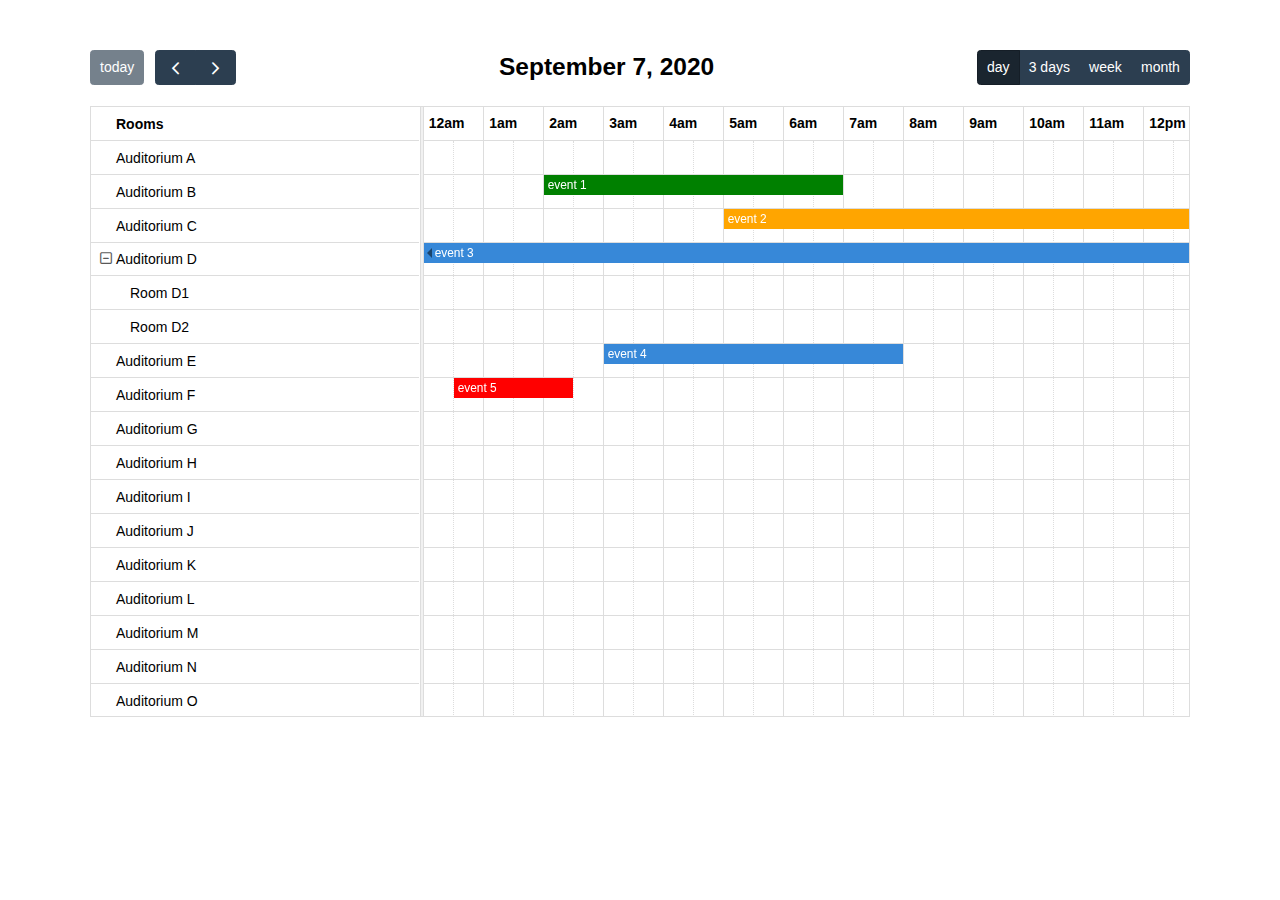
<file: fullcalendar/examples/resource-event-json.html>
<!DOCTYPE html>
<html>
<head>
<meta charset='utf-8' />
<link href='../lib/main.css' rel='stylesheet' />
<script src='../lib/main.js'></script>
<script>

  document.addEventListener('DOMContentLoaded', function() {
    var calendarEl = document.getElementById('calendar');

    var calendar = new FullCalendar.Calendar(calendarEl, {
      now: '2020-09-07',
      editable: true, // enable draggable events
      aspectRatio: 1.8,
      scrollTime: '00:00', // undo default 6am scrollTime
      headerToolbar: {
        left: 'today prev,next',
        center: 'title',
        right: 'resourceTimelineDay,resourceTimelineThreeDays,timeGridWeek,dayGridMonth'
      },
      initialView: 'resourceTimelineDay',
      views: {
        resourceTimelineThreeDays: {
          type: 'resourceTimeline',
          duration: { days: 3 },
          buttonText: '3 days'
        }
      },
      resourceAreaHeaderContent: 'Rooms',

      resources: { // you can also specify a plain string like 'json/resources.json'
        url: 'json/resources.json',
        failure: function() {
          document.getElementById('script-warning').style.display = 'block';
        }
      },

      events: { // you can also specify a plain string like 'json/events-for-resources.json'
        url: 'json/events-for-resources.json',
        failure: function() {
          document.getElementById('script-warning').style.display = 'block';
        }
      }
    });

    calendar.render();
  });

</script>
<style>

  body {
    margin: 0;
    padding: 0;
    font-family: Arial, Helvetica Neue, Helvetica, sans-serif;
    font-size: 14px;
  }

  #script-warning {
    display: none;
    background: #eee;
    border-bottom: 1px solid #ddd;
    padding: 0 10px;
    line-height: 40px;
    text-align: center;
    font-weight: bold;
    font-size: 12px;
    color: red;
  }

  #loading {
    display: none;
    position: absolute;
    top: 10px;
    right: 10px;
  }

  #calendar {
    max-width: 1100px;
    margin: 50px auto;
  }

</style>
</head>
<body>

  <div id='script-warning'>
    This page should be running from a webserver, to allow fetching from the <code>json/</code> directory.
  </div>

  <div id='loading'>loading...</div>

  <div id='calendar'></div>

</body>
</html>
</file>
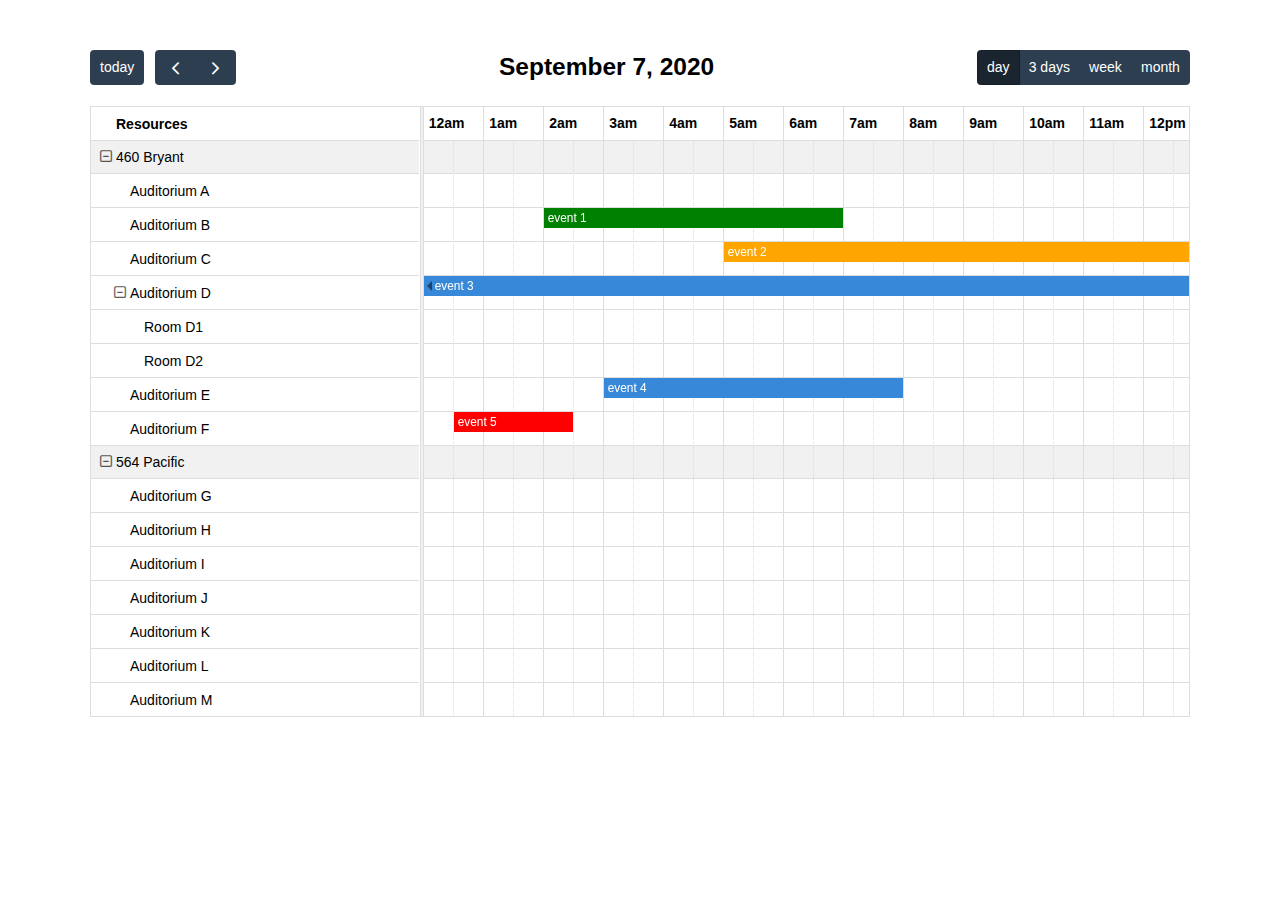
<file: fullcalendar/examples/resource-grouping.html>
<!DOCTYPE html>
<html>
<head>
<meta charset='utf-8' />
<link href='../lib/main.css' rel='stylesheet' />
<script src='../lib/main.js'></script>
<script>

  document.addEventListener('DOMContentLoaded', function() {
    var calendarEl = document.getElementById('calendar');

    var calendar = new FullCalendar.Calendar(calendarEl, {
      initialDate: '2020-09-07',
      editable: true,
      selectable: true,
      nowIndicator: true,
      aspectRatio: 1.8,
      scrollTime: '00:00',
      headerToolbar: {
        left: 'today prev,next',
        center: 'title',
        right: 'resourceTimelineDay,resourceTimelineThreeDays,timeGridWeek,dayGridMonth'
      },
      initialView: 'resourceTimelineDay',
      views: {
        resourceTimelineThreeDays: {
          type: 'resourceTimeline',
          duration: { days: 3 },
          buttonText: '3 days'
        }
      },
      resourceGroupField: 'building',
      resources: [
        { id: 'a', building: '460 Bryant', title: 'Auditorium A' },
        { id: 'b', building: '460 Bryant', title: 'Auditorium B', eventColor: 'green' },
        { id: 'c', building: '460 Bryant', title: 'Auditorium C', eventColor: 'orange' },
        { id: 'd', building: '460 Bryant', title: 'Auditorium D', children: [
          { id: 'd1', title: 'Room D1', occupancy: 10 },
          { id: 'd2', title: 'Room D2', occupancy: 10 }
        ] },
        { id: 'e', building: '460 Bryant', title: 'Auditorium E' },
        { id: 'f', building: '460 Bryant', title: 'Auditorium F', eventColor: 'red' },
        { id: 'g', building: '564 Pacific', title: 'Auditorium G' },
        { id: 'h', building: '564 Pacific', title: 'Auditorium H' },
        { id: 'i', building: '564 Pacific', title: 'Auditorium I' },
        { id: 'j', building: '564 Pacific', title: 'Auditorium J' },
        { id: 'k', building: '564 Pacific', title: 'Auditorium K' },
        { id: 'l', building: '564 Pacific', title: 'Auditorium L' },
        { id: 'm', building: '564 Pacific', title: 'Auditorium M' },
        { id: 'n', building: '564 Pacific', title: 'Auditorium N' },
        { id: 'o', building: '564 Pacific', title: 'Auditorium O' },
        { id: 'p', building: '564 Pacific', title: 'Auditorium P' },
        { id: 'q', building: '564 Pacific', title: 'Auditorium Q' },
        { id: 'r', building: '564 Pacific', title: 'Auditorium R' },
        { id: 's', building: '564 Pacific', title: 'Auditorium S' },
        { id: 't', building: '564 Pacific', title: 'Auditorium T' },
        { id: 'u', building: '564 Pacific', title: 'Auditorium U' },
        { id: 'v', building: '564 Pacific', title: 'Auditorium V' },
        { id: 'w', building: '564 Pacific', title: 'Auditorium W' },
        { id: 'x', building: '564 Pacific', title: 'Auditorium X' },
        { id: 'y', building: '564 Pacific', title: 'Auditorium Y' },
        { id: 'z', building: '564 Pacific', title: 'Auditorium Z' }
      ],
      events: [
        { id: '1', resourceId: 'b', start: '2020-09-07T02:00:00', end: '2020-09-07T07:00:00', title: 'event 1' },
        { id: '2', resourceId: 'c', start: '2020-09-07T05:00:00', end: '2020-09-07T22:00:00', title: 'event 2' },
        { id: '3', resourceId: 'd', start: '2020-09-06', end: '2020-09-08', title: 'event 3' },
        { id: '4', resourceId: 'e', start: '2020-09-07T03:00:00', end: '2020-09-07T08:00:00', title: 'event 4' },
        { id: '5', resourceId: 'f', start: '2020-09-07T00:30:00', end: '2020-09-07T02:30:00', title: 'event 5' }
      ]
    });

    calendar.render();
  });

</script>
<style>

  body {
    margin: 0;
    padding: 0;
    font-family: Arial, Helvetica Neue, Helvetica, sans-serif;
    font-size: 14px;
  }

  #calendar {
    max-width: 1100px;
    margin: 50px auto;
  }

</style>
</head>
<body>

  <div id='calendar'></div>

</body>
</html>
</file>
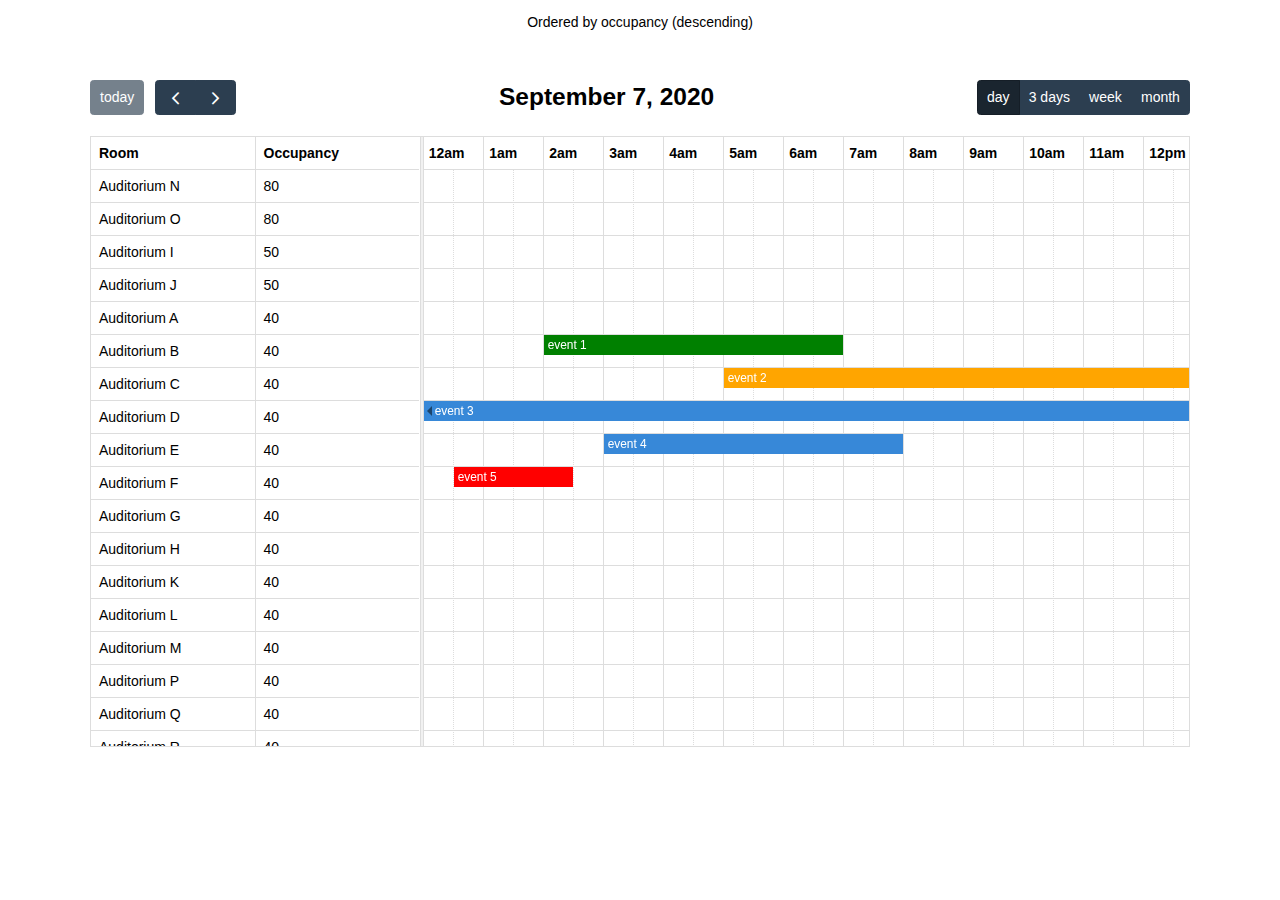
<file: fullcalendar/examples/resource-ordering.html>
<!DOCTYPE html>
<html>
<head>
<meta charset='utf-8' />
<link href='../lib/main.css' rel='stylesheet' />
<script src='../lib/main.js'></script>
<script>

  document.addEventListener('DOMContentLoaded', function() {
    var calendarEl = document.getElementById('calendar');

    var calendar = new FullCalendar.Calendar(calendarEl, {
      now: '2020-09-07',
      editable: true,
      aspectRatio: 1.8,
      scrollTime: '00:00',
      headerToolbar: {
        left: 'today prev,next',
        center: 'title',
        right: 'resourceTimelineDay,resourceTimelineThreeDays,timeGridWeek,dayGridMonth'
      },
      initialView: 'resourceTimelineDay',
      views: {
        resourceTimelineThreeDays: {
          type: 'resourceTimeline',
          duration: { days: 3 },
          buttonText: '3 days'
        }
      },
      resourceAreaWidth: '30%',
      resourceAreaColumns: [
        {
          headerContent: 'Room',
          field: 'title'
        },
        {
          headerContent: 'Occupancy',
          field: 'occupancy'
        }
      ],
      resourceOrder: '-occupancy,title', // when occupancy tied, order by title
      resources: [
        { id: 'a', title: 'Auditorium A', occupancy: 40 },
        { id: 'b', title: 'Auditorium B', occupancy: 40, eventColor: 'green' },
        { id: 'c', title: 'Auditorium C', occupancy: 40, eventColor: 'orange' },
        { id: 'd', title: 'Auditorium D', occupancy: 40 },
        { id: 'e', title: 'Auditorium E', occupancy: 40 },
        { id: 'f', title: 'Auditorium F', occupancy: 40, eventColor: 'red' },
        { id: 'g', title: 'Auditorium G', occupancy: 40 },
        { id: 'h', title: 'Auditorium H', occupancy: 40 },
        { id: 'i', title: 'Auditorium I', occupancy: 50 },
        { id: 'j', title: 'Auditorium J', occupancy: 50 },
        { id: 'k', title: 'Auditorium K', occupancy: 40 },
        { id: 'l', title: 'Auditorium L', occupancy: 40 },
        { id: 'm', title: 'Auditorium M', occupancy: 40 },
        { id: 'n', title: 'Auditorium N', occupancy: 80 },
        { id: 'o', title: 'Auditorium O', occupancy: 80 },
        { id: 'p', title: 'Auditorium P', occupancy: 40 },
        { id: 'q', title: 'Auditorium Q', occupancy: 40 },
        { id: 'r', title: 'Auditorium R', occupancy: 40 },
        { id: 's', title: 'Auditorium S', occupancy: 40 },
        { id: 't', title: 'Auditorium T', occupancy: 40 },
        { id: 'u', title: 'Auditorium U', occupancy: 40 },
        { id: 'v', title: 'Auditorium V', occupancy: 40 },
        { id: 'w', title: 'Auditorium W', occupancy: 40 },
        { id: 'x', title: 'Auditorium X', occupancy: 40 },
        { id: 'y', title: 'Auditorium Y', occupancy: 40 },
        { id: 'z', title: 'Auditorium Z', occupancy: 40 }
      ],
      events: [
        { id: '1', resourceId: 'b', start: '2020-09-07T02:00:00', end: '2020-09-07T07:00:00', title: 'event 1' },
        { id: '2', resourceId: 'c', start: '2020-09-07T05:00:00', end: '2020-09-07T22:00:00', title: 'event 2' },
        { id: '3', resourceId: 'd', start: '2020-09-06', end: '2020-09-08', title: 'event 3' },
        { id: '4', resourceId: 'e', start: '2020-09-07T03:00:00', end: '2020-09-07T08:00:00', title: 'event 4' },
        { id: '5', resourceId: 'f', start: '2020-09-07T00:30:00', end: '2020-09-07T02:30:00', title: 'event 5' }
      ]
    });

    calendar.render();
  });

</script>
<style>

  body {
    margin: 0;
    padding: 0;
    font-family: Arial, Helvetica Neue, Helvetica, sans-serif;
    font-size: 14px;
  }

  p {
    text-align: center;
  }

  #calendar {
    max-width: 1100px;
    margin: 50px auto;
  }

</style>
</head>
<body>

  <p>Ordered by occupancy (descending)</p>

  <div id='calendar'></div>

</body>
</html>
</file>
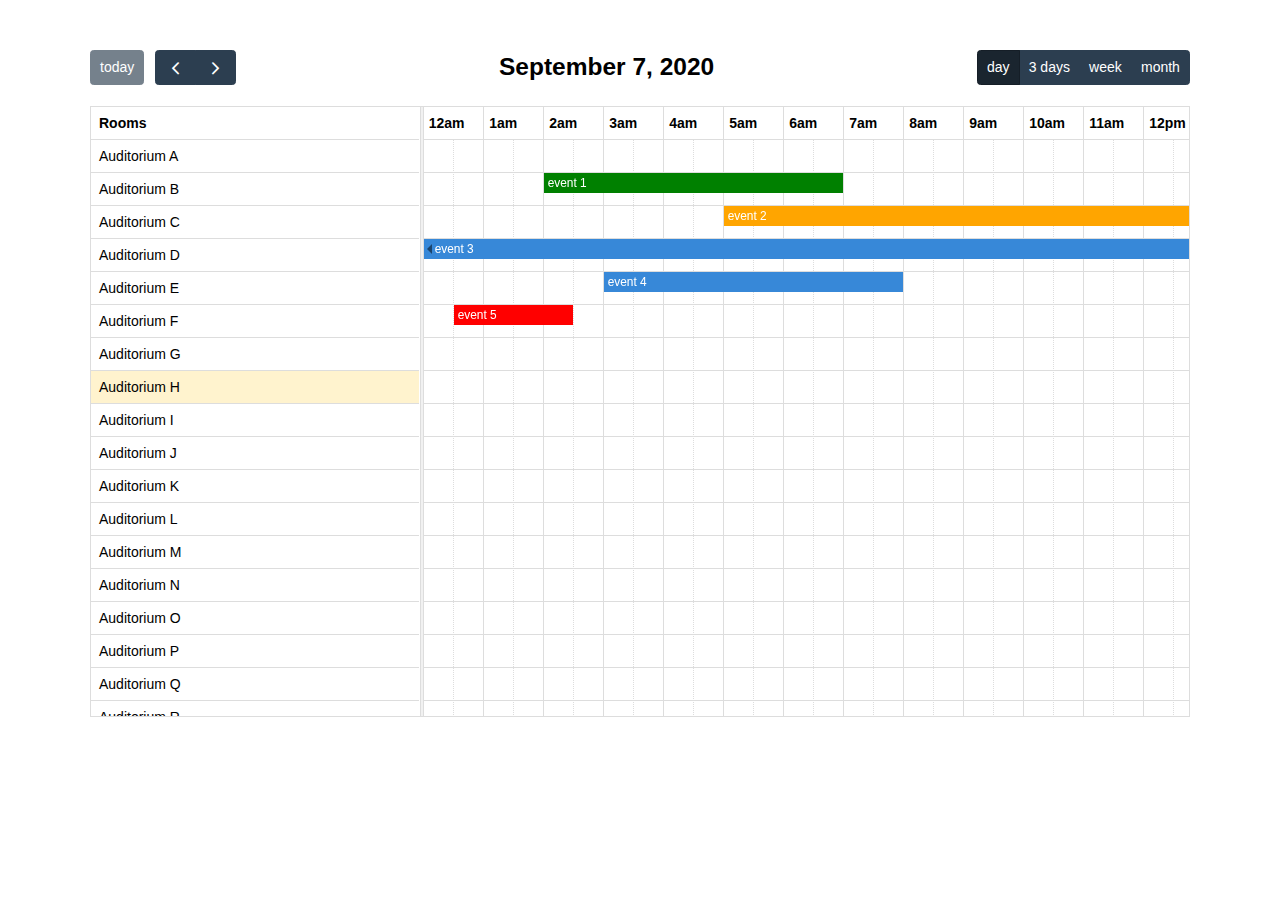
<file: fullcalendar/examples/resource-render-hooks.html>
<!DOCTYPE html>
<html>
<head>
<meta charset='utf-8' />
<link href='../lib/main.css' rel='stylesheet' />
<script src='../lib/main.js'></script>
<script>

  document.addEventListener('DOMContentLoaded', function() {
    var calendarEl = document.getElementById('calendar');

    var calendar = new FullCalendar.Calendar(calendarEl, {
      now: '2020-09-07',
      editable: true, // enable draggable events
      aspectRatio: 1.8,
      scrollTime: '00:00', // undo default 6am scrollTime
      headerToolbar: {
        left: 'today prev,next',
        center: 'title',
        right: 'resourceTimelineDay,resourceTimelineThreeDays,timeGridWeek,dayGridMonth'
      },
      initialView: 'resourceTimelineDay',
      views: {
        resourceTimelineThreeDays: {
          type: 'resourceTimeline',
          duration: { days: 3 },
          buttonText: '3 days'
        }
      },
      resourceAreaHeaderContent: 'Rooms',
      resourceLabelContent: function(arg) {
        return 'Auditorium ' + arg.resource.id.toUpperCase();
      },
      resourceLabelDidMount: function(arg) {
        if (arg.resource.id == 'h') {
          arg.el.style.backgroundColor = 'rgb(255, 243, 206)';
        }
      },
      resources: [
        { id: 'a' },
        { id: 'b', eventColor: 'green' },
        { id: 'c', eventColor: 'orange' },
        { id: 'd' },
        { id: 'e' },
        { id: 'f', eventColor: 'red' },
        { id: 'g' },
        { id: 'h' },
        { id: 'i' },
        { id: 'j' },
        { id: 'k' },
        { id: 'l' },
        { id: 'm' },
        { id: 'n' },
        { id: 'o' },
        { id: 'p' },
        { id: 'q' },
        { id: 'r' },
        { id: 's' },
        { id: 't' },
        { id: 'u' },
        { id: 'v' },
        { id: 'w' },
        { id: 'x' },
        { id: 'y' },
        { id: 'z' }
      ],
      events: [
        { id: '1', resourceId: 'b', start: '2020-09-07T02:00:00', end: '2020-09-07T07:00:00', title: 'event 1' },
        { id: '2', resourceId: 'c', start: '2020-09-07T05:00:00', end: '2020-09-07T22:00:00', title: 'event 2' },
        { id: '3', resourceId: 'd', start: '2020-09-06', end: '2020-09-08', title: 'event 3' },
        { id: '4', resourceId: 'e', start: '2020-09-07T03:00:00', end: '2020-09-07T08:00:00', title: 'event 4' },
        { id: '5', resourceId: 'f', start: '2020-09-07T00:30:00', end: '2020-09-07T02:30:00', title: 'event 5' }
      ]
    });

    calendar.render();
  });

</script>
<style>

  body {
    margin: 0;
    padding: 0;
    font-family: Arial, Helvetica Neue, Helvetica, sans-serif;
    font-size: 14px;
  }

  #calendar {
    max-width: 1100px;
    margin: 50px auto;
  }

</style>
</head>
<body>

  <div id='calendar'></div>

</body>
</html>
</file>
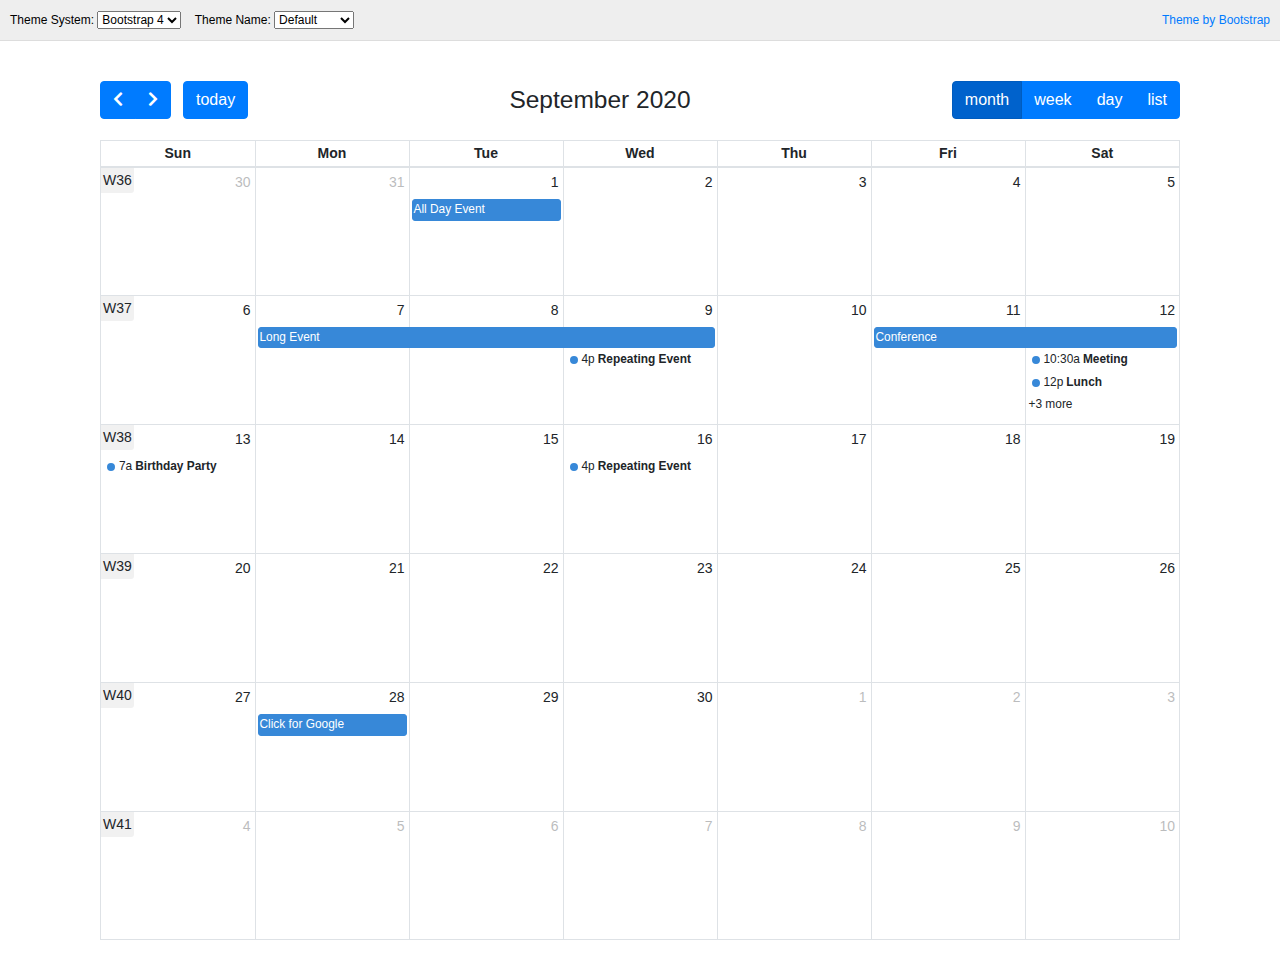
<file: fullcalendar/examples/theming.html>
<!DOCTYPE html>
<html>
<head>
<meta charset='utf-8' />
<link href='https://use.fontawesome.com/releases/v5.0.6/css/all.css' rel='stylesheet'>
<link href='../lib/main.css' rel='stylesheet' />
<script src='../lib/main.js'></script>
<script src='js/theme-chooser.js'></script>
<script>

  document.addEventListener('DOMContentLoaded', function() {
    var calendarEl = document.getElementById('calendar');
    var calendar;

    initThemeChooser({

      init: function(themeSystem) {
        calendar = new FullCalendar.Calendar(calendarEl, {
          themeSystem: themeSystem,
          headerToolbar: {
            left: 'prev,next today',
            center: 'title',
            right: 'dayGridMonth,timeGridWeek,timeGridDay,listMonth'
          },
          initialDate: '2020-09-12',
          weekNumbers: true,
          navLinks: true, // can click day/week names to navigate views
          editable: true,
          selectable: true,
          nowIndicator: true,
          dayMaxEvents: true, // allow "more" link when too many events
          // showNonCurrentDates: false,
          events: [
            {
              title: 'All Day Event',
              start: '2020-09-01'
            },
            {
              title: 'Long Event',
              start: '2020-09-07',
              end: '2020-09-10'
            },
            {
              groupId: 999,
              title: 'Repeating Event',
              start: '2020-09-09T16:00:00'
            },
            {
              groupId: 999,
              title: 'Repeating Event',
              start: '2020-09-16T16:00:00'
            },
            {
              title: 'Conference',
              start: '2020-09-11',
              end: '2020-09-13'
            },
            {
              title: 'Meeting',
              start: '2020-09-12T10:30:00',
              end: '2020-09-12T12:30:00'
            },
            {
              title: 'Lunch',
              start: '2020-09-12T12:00:00'
            },
            {
              title: 'Meeting',
              start: '2020-09-12T14:30:00'
            },
            {
              title: 'Happy Hour',
              start: '2020-09-12T17:30:00'
            },
            {
              title: 'Dinner',
              start: '2020-09-12T20:00:00'
            },
            {
              title: 'Birthday Party',
              start: '2020-09-13T07:00:00'
            },
            {
              title: 'Click for Google',
              url: 'http://google.com/',
              start: '2020-09-28'
            }
          ]
        });
        calendar.render();
      },

      change: function(themeSystem) {
        calendar.setOption('themeSystem', themeSystem);
      }

    });

  });

</script>
<style>

  body {
    margin: 0;
    padding: 0;
    font-size: 14px;
  }

  #top,
  #calendar.fc-theme-standard {
    font-family: Arial, Helvetica Neue, Helvetica, sans-serif;
  }

  #calendar.fc-theme-bootstrap {
    font-size: 14px;
  }

  #top {
    background: #eee;
    border-bottom: 1px solid #ddd;
    padding: 0 10px;
    line-height: 40px;
    font-size: 12px;
    color: #000;
  }

  #top .selector {
    display: inline-block;
    margin-right: 10px;
  }

  #top select {
    font: inherit; /* mock what Boostrap does, don't compete  */
  }

  .left { float: left }
  .right { float: right }
  .clear { clear: both }

  #calendar {
    max-width: 1100px;
    margin: 40px auto;
    padding: 0 10px;
  }

</style>
</head>
<body>

  <div id='top'>

    <div class='left'>

      <div id='theme-system-selector' class='selector'>
        Theme System:

        <select>
          <option value='bootstrap' selected>Bootstrap 4</option>
          <option value='standard'>unthemed</option>
        </select>
      </div>

      <div data-theme-system="bootstrap" class='selector' style='display:none'>
        Theme Name:

        <select>
          <option value='' selected>Default</option>
          <option value='cerulean'>Cerulean</option>
          <option value='cosmo'>Cosmo</option>
          <option value='cyborg'>Cyborg</option>
          <option value='darkly'>Darkly</option>
          <option value='flatly'>Flatly</option>
          <option value='journal'>Journal</option>
          <option value='litera'>Litera</option>
          <option value='lumen'>Lumen</option>
          <option value='lux'>Lux</option>
          <option value='materia'>Materia</option>
          <option value='minty'>Minty</option>
          <option value='pulse'>Pulse</option>
          <option value='sandstone'>Sandstone</option>
          <option value='simplex'>Simplex</option>
          <option value='sketchy'>Sketchy</option>
          <option value='slate'>Slate</option>
          <option value='solar'>Solar</option>
          <option value='spacelab'>Spacelab</option>
          <option value='superhero'>Superhero</option>
          <option value='united'>United</option>
          <option value='yeti'>Yeti</option>
        </select>
      </div>

      <span id='loading' style='display:none'>loading theme...</span>

    </div>

    <div class='right'>
      <span class='credits' data-credit-id='bootstrap-standard' style='display:none'>
        <a href='https://getbootstrap.com/docs/3.3/' target='_blank'>Theme by Bootstrap</a>
      </span>
      <span class='credits' data-credit-id='bootstrap-custom' style='display:none'>
        <a href='https://bootswatch.com/' target='_blank'>Theme by Bootswatch</a>
      </span>
    </div>

    <div class='clear'></div>
  </div>

  <div id='calendar'></div>

</body>
</html>
</file>
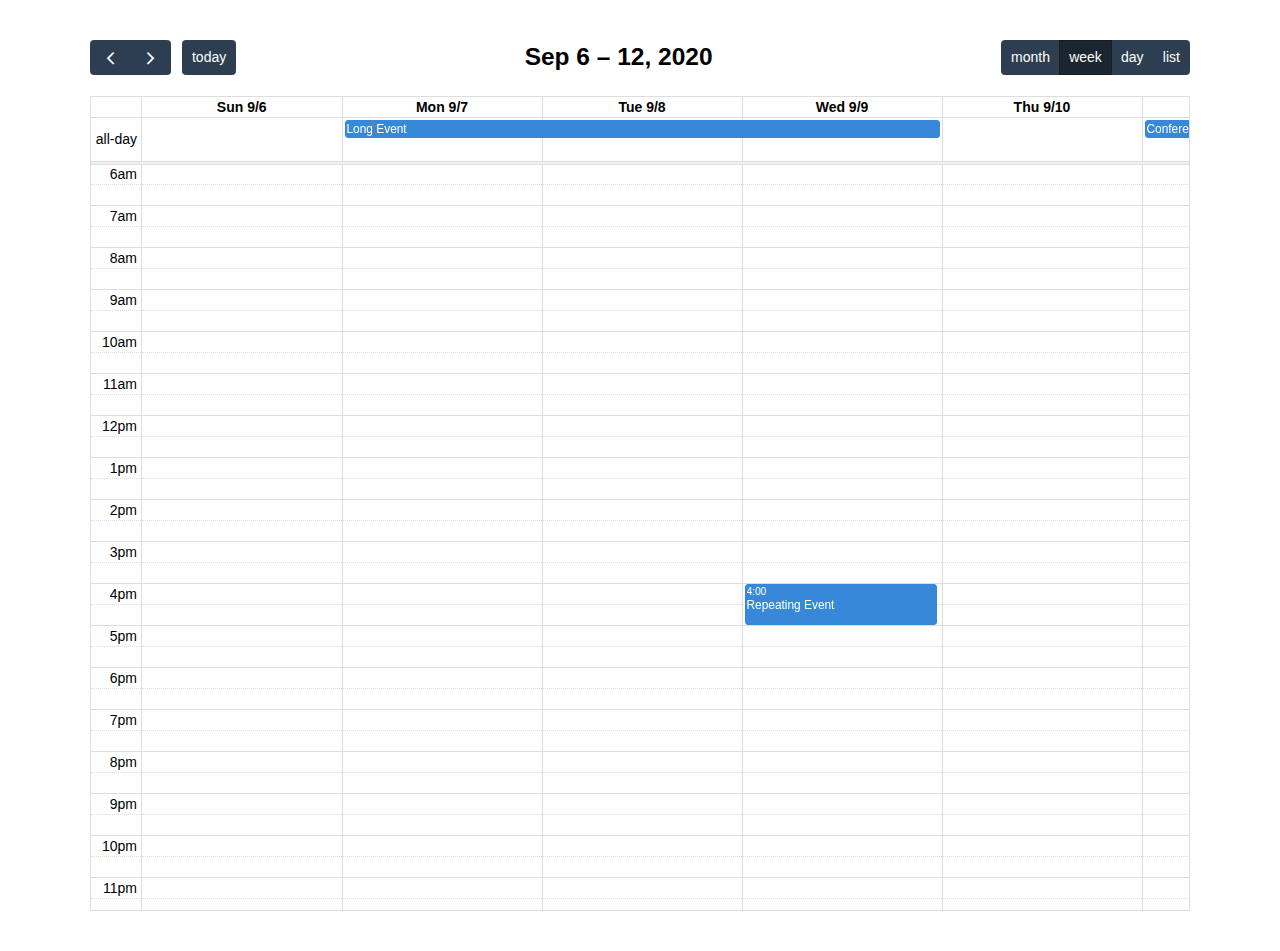
<file: fullcalendar/examples/timegrid-views-hscroll.html>
<!DOCTYPE html>
<html>
<head>
<meta charset='utf-8' />
<link href='../lib/main.css' rel='stylesheet' />
<script src='../lib/main.js'></script>
<script>

  document.addEventListener('DOMContentLoaded', function() {
    var calendarEl = document.getElementById('calendar');

    var calendar = new FullCalendar.Calendar(calendarEl, {
      dayMinWidth: 200,
      headerToolbar: {
        left: 'prev,next today',
        center: 'title',
        right: 'dayGridMonth,timeGridWeek,timeGridDay,listWeek'
      },
      initialDate: '2020-09-12',
      initialView: 'timeGridWeek',
      navLinks: true, // can click day/week names to navigate views
      editable: true,
      dayMaxEvents: true, // allow "more" link when too many events
      events: [
        {
          title: 'All Day Event',
          start: '2020-09-01',
        },
        {
          title: 'Long Event',
          start: '2020-09-07',
          end: '2020-09-10'
        },
        {
          groupId: 999,
          title: 'Repeating Event',
          start: '2020-09-09T16:00:00'
        },
        {
          groupId: 999,
          title: 'Repeating Event',
          start: '2020-09-16T16:00:00'
        },
        {
          title: 'Conference',
          start: '2020-09-11',
          end: '2020-09-13'
        },
        {
          title: 'Meeting',
          start: '2020-09-12T10:30:00',
          end: '2020-09-12T12:30:00'
        },
        {
          title: 'Lunch',
          start: '2020-09-12T12:00:00'
        },
        {
          title: 'Meeting',
          start: '2020-09-12T14:30:00'
        },
        {
          title: 'Happy Hour',
          start: '2020-09-12T17:30:00'
        },
        {
          title: 'Dinner',
          start: '2020-09-12T20:00:00'
        },
        {
          title: 'Birthday Party',
          start: '2020-09-13T07:00:00'
        },
        {
          title: 'Click for Google',
          url: 'http://google.com/',
          start: '2020-09-28'
        }
      ]
    });

    calendar.render();
  });

</script>
<style>

  body {
    margin: 40px 10px;
    padding: 0;
    font-family: Arial, Helvetica Neue, Helvetica, sans-serif;
    font-size: 14px;
  }

  #calendar {
    max-width: 1100px;
    margin: 0 auto;
  }

</style>
</head>
<body>

  <div id='calendar'></div>

</body>
</html>
</file>
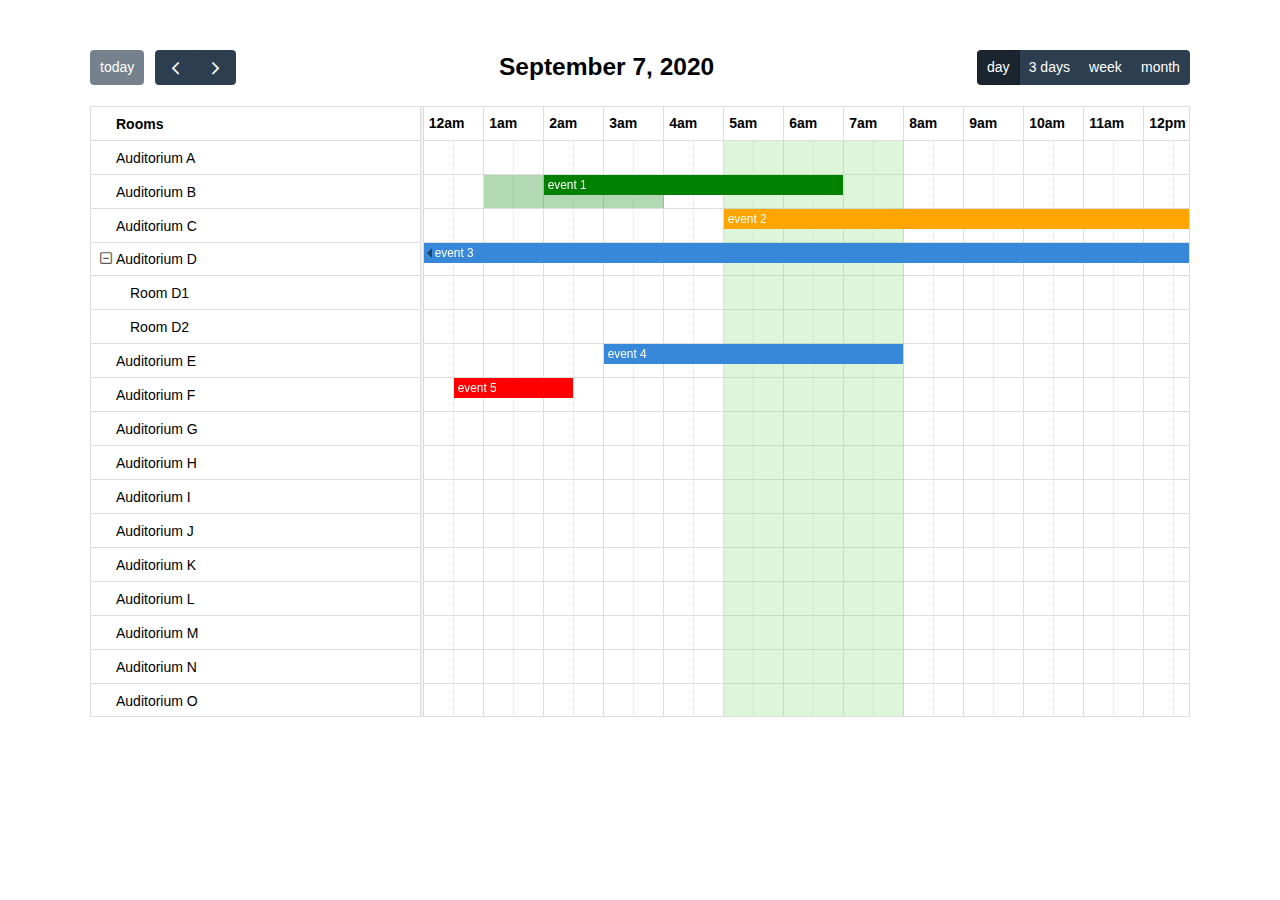
<file: fullcalendar/examples/timeline-background-events.html>
<!DOCTYPE html>
<html>
<head>
<meta charset='utf-8' />
<link href='../lib/main.css' rel='stylesheet' />
<script src='../lib/main.js'></script>
<script>

  document.addEventListener('DOMContentLoaded', function() {
    var calendarEl = document.getElementById('calendar');

    var calendar = new FullCalendar.Calendar(calendarEl, {
      now: '2020-09-07',
      editable: true, // enable draggable events
      aspectRatio: 1.8,
      scrollTime: '00:00', // undo default 6am scrollTime
      headerToolbar: {
        left: 'today prev,next',
        center: 'title',
        right: 'resourceTimelineDay,resourceTimelineThreeDays,timeGridWeek,dayGridMonth'
      },
      initialView: 'resourceTimelineDay',
      views: {
        resourceTimelineThreeDays: {
          type: 'resourceTimeline',
          duration: { days: 3 },
          buttonText: '3 days'
        }
      },
      resourceAreaHeaderContent: 'Rooms',
      resources: [
        { id: 'a', title: 'Auditorium A' },
        { id: 'b', title: 'Auditorium B', eventColor: 'green' },
        { id: 'c', title: 'Auditorium C', eventColor: 'orange' },
        { id: 'd', title: 'Auditorium D', children: [
          { id: 'd1', title: 'Room D1' },
          { id: 'd2', title: 'Room D2' }
        ] },
        { id: 'e', title: 'Auditorium E' },
        { id: 'f', title: 'Auditorium F', eventColor: 'red' },
        { id: 'g', title: 'Auditorium G' },
        { id: 'h', title: 'Auditorium H' },
        { id: 'i', title: 'Auditorium I' },
        { id: 'j', title: 'Auditorium J' },
        { id: 'k', title: 'Auditorium K' },
        { id: 'l', title: 'Auditorium L' },
        { id: 'm', title: 'Auditorium M' },
        { id: 'n', title: 'Auditorium N' },
        { id: 'o', title: 'Auditorium O' },
        { id: 'p', title: 'Auditorium P' },
        { id: 'q', title: 'Auditorium Q' },
        { id: 'r', title: 'Auditorium R' },
        { id: 's', title: 'Auditorium S' },
        { id: 't', title: 'Auditorium T' },
        { id: 'u', title: 'Auditorium U' },
        { id: 'v', title: 'Auditorium V' },
        { id: 'w', title: 'Auditorium W' },
        { id: 'x', title: 'Auditorium X' },
        { id: 'y', title: 'Auditorium Y' },
        { id: 'z', title: 'Auditorium Z' }
      ],
      events: [

        // background event, associated with a resource
        { id: 'bg1', resourceId: 'b', display: 'background', start: '2020-09-07T01:00:00', end: '2020-09-07T04:00:00' },

        // background event, NOT associated with a resource
        { id: 'bg2', display: 'background', start: '2020-09-07T05:00:00', end: '2020-09-07T08:00:00' },

        // normal events...
        { id: '1', resourceId: 'b', start: '2020-09-07T02:00:00', end: '2020-09-07T07:00:00', title: 'event 1' },
        { id: '2', resourceId: 'c', start: '2020-09-07T05:00:00', end: '2020-09-07T22:00:00', title: 'event 2' },
        { id: '3', resourceId: 'd', start: '2020-09-06', end: '2020-09-09', title: 'event 3' },
        { id: '4', resourceId: 'e', start: '2020-09-07T03:00:00', end: '2020-09-07T08:00:00', title: 'event 4' },
        { id: '5', resourceId: 'f', start: '2020-09-07T00:30:00', end: '2020-09-07T02:30:00', title: 'event 5' }
      ]
    });

    calendar.render();
  });

</script>
<style>

  body {
    margin: 0;
    padding: 0;
    font-family: Arial, Helvetica Neue, Helvetica, sans-serif;
    font-size: 14px;
  }

  #calendar {
    max-width: 1100px;
    margin: 50px auto;
  }

</style>
</head>
<body>

  <div id='calendar'></div>

</body>
</html>
</file>
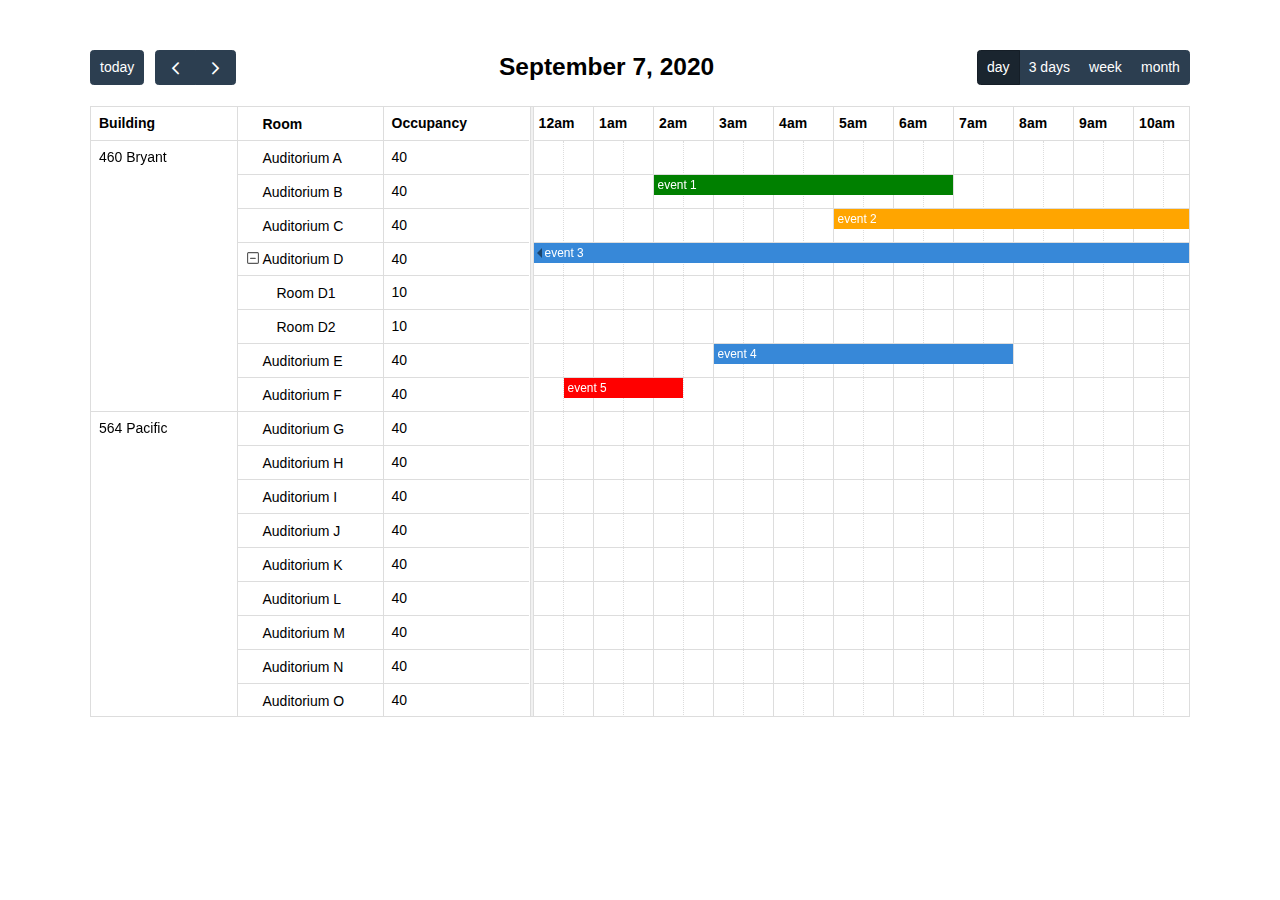
<file: fullcalendar/examples/timeline-column-grouping.html>
<!DOCTYPE html>
<html>
<head>
<meta charset='utf-8' />
<link href='../lib/main.css' rel='stylesheet' />
<script src='../lib/main.js'></script>
<script>

  document.addEventListener('DOMContentLoaded', function() {
    var calendarEl = document.getElementById('calendar');

    var calendar = new FullCalendar.Calendar(calendarEl, {
      initialDate: '2020-09-07',
      editable: true,
      selectable: true,
      nowIndicator: true,
      aspectRatio: 1.8,
      scrollTime: '00:00',
      headerToolbar: {
        left: 'today prev,next',
        center: 'title',
        right: 'resourceTimelineDay,resourceTimelineThreeDays,timeGridWeek,dayGridMonth'
      },
      initialView: 'resourceTimelineDay',
      views: {
        resourceTimelineThreeDays: {
          type: 'resourceTimeline',
          duration: { days: 3 },
          buttonText: '3 days'
        }
      },
      resourceAreaWidth: '40%',
      resourceAreaColumns: [
        {
          group: true,
          headerContent: 'Building',
          field: 'building'
        },
        {
          headerContent: 'Room',
          field: 'title'
        },
        {
          headerContent: 'Occupancy',
          field: 'occupancy'
        }
      ],
      resources: [
        { id: 'a', building: '460 Bryant', title: 'Auditorium A', occupancy: 40 },
        { id: 'b', building: '460 Bryant', title: 'Auditorium B', occupancy: 40, eventColor: 'green' },
        { id: 'c', building: '460 Bryant', title: 'Auditorium C', occupancy: 40, eventColor: 'orange' },
        { id: 'd', building: '460 Bryant', title: 'Auditorium D', occupancy: 40, children: [
          { id: 'd1', title: 'Room D1', occupancy: 10 },
          { id: 'd2', title: 'Room D2', occupancy: 10 }
        ] },
        { id: 'e', building: '460 Bryant', title: 'Auditorium E', occupancy: 40 },
        { id: 'f', building: '460 Bryant', title: 'Auditorium F', occupancy: 40, eventColor: 'red' },
        { id: 'g', building: '564 Pacific', title: 'Auditorium G', occupancy: 40 },
        { id: 'h', building: '564 Pacific', title: 'Auditorium H', occupancy: 40 },
        { id: 'i', building: '564 Pacific', title: 'Auditorium I', occupancy: 40 },
        { id: 'j', building: '564 Pacific', title: 'Auditorium J', occupancy: 40 },
        { id: 'k', building: '564 Pacific', title: 'Auditorium K', occupancy: 40 },
        { id: 'l', building: '564 Pacific', title: 'Auditorium L', occupancy: 40 },
        { id: 'm', building: '564 Pacific', title: 'Auditorium M', occupancy: 40 },
        { id: 'n', building: '564 Pacific', title: 'Auditorium N', occupancy: 40 },
        { id: 'o', building: '564 Pacific', title: 'Auditorium O', occupancy: 40 },
        { id: 'p', building: '564 Pacific', title: 'Auditorium P', occupancy: 40 },
        { id: 'q', building: '564 Pacific', title: 'Auditorium Q', occupancy: 40 },
        { id: 'r', building: '564 Pacific', title: 'Auditorium R', occupancy: 40 },
        { id: 's', building: '564 Pacific', title: 'Auditorium S', occupancy: 40 },
        { id: 't', building: '564 Pacific', title: 'Auditorium T', occupancy: 40 },
        { id: 'u', building: '564 Pacific', title: 'Auditorium U', occupancy: 40 },
        { id: 'v', building: '564 Pacific', title: 'Auditorium V', occupancy: 40 },
        { id: 'w', building: '564 Pacific', title: 'Auditorium W', occupancy: 40 },
        { id: 'x', building: '564 Pacific', title: 'Auditorium X', occupancy: 40 },
        { id: 'y', building: '564 Pacific', title: 'Auditorium Y', occupancy: 40 },
        { id: 'z', building: '564 Pacific', title: 'Auditorium Z', occupancy: 40 }
      ],
      events: [
        { id: '1', resourceId: 'b', start: '2020-09-07T02:00:00', end: '2020-09-07T07:00:00', title: 'event 1' },
        { id: '2', resourceId: 'c', start: '2020-09-07T05:00:00', end: '2020-09-07T22:00:00', title: 'event 2' },
        { id: '3', resourceId: 'd', start: '2020-09-06', end: '2020-09-08', title: 'event 3' },
        { id: '4', resourceId: 'e', start: '2020-09-07T03:00:00', end: '2020-09-07T08:00:00', title: 'event 4' },
        { id: '5', resourceId: 'f', start: '2020-09-07T00:30:00', end: '2020-09-07T02:30:00', title: 'event 5' }
      ]
    });

    calendar.render();
  });

</script>
<style>

  body {
    margin: 0;
    padding: 0;
    font-family: Arial, Helvetica Neue, Helvetica, sans-serif;
    font-size: 14px;
  }

  #calendar {
    max-width: 1100px;
    margin: 50px auto;
  }

</style>
</head>
<body>

  <div id='calendar'></div>

</body>
</html>
</file>
<file: css/style.css>
/* ----Start Stylesheet---- */


/* ---- General Style---- */

body {
    position: relative;
    font-family: 'Dosis', sans-serif;
}


html {
    -webkit-font-smoothing: antialiased;
    -moz-osx-font-smoothing: grayscale;
    text-shadow: 1px 1px 1px rgba(0, 0, 0, 0.004);
}

textarea:focus,
input:focus {
    outline: none;
}

img {
    max-width: 100%;
}

ul {
    padding: 0;
    list-style: none;
    margin-bottom: 0;
}

header.mts-page-header {
    -webkit-background-size: cover;
    height: 330px;
    background-size: cover;
    position: relative;
}

.mts-page-title {
    position: relative;
    z-index: 1;
}

.bgc-one-top {
    background-color: #00a8ff;
    padding: 220px 0 0;
}

.bgc-one-bottom {
    background-color: #00a8ff;
    padding: 60px 0 0;
}

.bgc-one-features {
    background-color: #00a8ff;
    padding: 120px 0 30px;
}

.bgc-two {
    background-size: cover;
    padding: 120px 0 80px;
    background-color: #f9f9f9;
}

.bgc-two-p {
    background-size: cover;
    padding: 120px 0 80px;
    background-color: #fff;
}



/* ------ Typography Style----- */

h1,
h2,
h3,
h4,
h5,
h6 {
    font-family: 'Dosis', sans-serif;
    font-weight: 700;
    line-height: 1.2;
    margin-top: 0;
    margin-bottom: 15px;
    -webkit-font-smoothing: antialiased;
    -moz-osx-font-smoothing: grayscale;
    text-shadow: 1px 1px 1px rgba(0, 0, 0, 0.004);
    color: #9c9c9c;
}

h1 {
    font-size: 36px;
}

h2 {
    font-size: 30px;
}

h3 {
    font-size: 24px;
}

h4 {
    font-size: 18px;
}

h5 {
    font-size: 16px;
}

h5 {
    font-size: 14px;
}

a,
p,
li,
input,
textarea {
    font-family: 'Dosis', sans-serif;
    font-weight: 400;
    line-height: 1.5;
    -webkit-font-smoothing: antialiased;
    -moz-osx-font-smoothing: grayscale;
}

p {
    color: #333;
}

a {
    -webkit-transition: all .3s;
    -moz-transition: all .3s;
    -ms-transition: all .3s;
    -o-transition: all .3s;
    transition: all .3s;
}

a:hover,
a:focus,
a:active {
    outline: 0;
    text-decoration: none;
    border: 0;
}

.mts-page-title h1 {
    font-size: 36px;
    font-weight: 700;
    color: #ffffff;
    margin: 0;
    padding: 70px 0 0;
    text-align: center;
}


/* ----- Button Style------*/

.mts-button-solid {
    font-family: 'Dosis', sans-serif;
    font-size: 14px;
    font-weight: 700;
    color: #ffffff;
    text-align: center;
    padding: 15px 30px;
    display: inline-block;
    -webkit-transition: all .35s;
    -moz-transition: all .35s;
    -ms-transition: all .35s;
    -o-transition: all .35s;
    transition: all .35s;
}

.mts-button-solid:hover {
    color: #ffffff;
}

.mts-button-outline {
    font-family: 'Dosis', sans-serif;
    font-size: 14px;
    font-weight: 700;
    color: #ffffff;
    text-align: center;
    padding: 15px 30px;
    display: inline-block;
    background-color: transparent;
    -webkit-transition: all .35s;
    -moz-transition: all .35s;
    -ms-transition: all .35s;
    -o-transition: all .35s;
    transition: all .35s;
}

.mts-button-outline-round {
    font-family: 'Dosis', sans-serif;
    font-size: 14px;
    font-weight: 700;
    text-align: center;
    padding: 15px 30px;
    display: inline-block;
    background-color: transparent;
    -webkit-border-radius: 5px;
    -moz-border-radius: 5px;
    -o-border-radius: 5px;
    border-radius: 5px;
    -webkit-transition: all .35s;
    -moz-transition: all .35s;
    -ms-transition: all .35s;
    -o-transition: all .35s;
    transition: all .35s;
}

.mts-button-outline-light {
    border: 1px solid #ffffff;
}

.mts-button-outline-light:hover {
    color: #ffffff;
    border: 1px solid transparent;
}

.mts-button-outline-round-light {
    border: 1px solid #ffffff;
}

.mts-button-outline-round-light:hover {
    color: #ffffff;
    border: 1px solid transparent;
}

.mts-button-outline-dark {
    color: #28292e;
    border: 1px solid #28292e;
}

.mts-button-outline-dark:hover {
    color: #ffffff;
    border: 1px solid transparent;
}

.mts-button-outline-round-dark {
    color: #28292e;
    border: 1px solid #28292e;
}

.mts-button-outline-round-dark:hover {
    color: #ffffff;
    border: 1px solid transparent;
}

.mts-btn-round {
    font-family: 'Dosis', sans-serif;
    font-size: 14px;
    font-weight: 700;
    padding: 15px 30px;
    color: #ffffff;
    text-align: center;
    display: inline-block;
    -webkit-border-radius: 5px;
    -moz-border-radius: 5px;
    -o-border-radius: 5px;
    border-radius: 5px;
    -webkit-transition: all .35s;
    -moz-transition: all .35s;
    -ms-transition: all .35s;
    -o-transition: all .35s;
    transition: all .35s;
}

.mts-btn-round:hover {
    color: #ffffff;
}



/* ----- Icon Style ----- */

.mts-blurb-icon-only {
    margin-bottom: 50px;
}

.mts-blurb-icon-only i {
    font-size: 30px;
}

.mts-blurb-icon-only h3 {
    font-size: 16px;
    margin-top: 25px;
    margin-bottom: 15px;
}

.mts-blurb-icon-only p {
    margin-bottom: 0;
}

.mts-blurb-round-icon .mts-icon {
    width: 100px;
    height: 100px;
    margin: 0 auto;
    text-align: center;
    margin-bottom: 30px;
    border: 1px solid #555;
    border-radius: 50%;
}

.mts-blurb-round-icon .mts-icon i {
    line-height: 100px;
    font-size: 36px;
    color: #555;
}

.mts-blurb-round-icon .mts-icon {
    -webkit-transition: all .35s linear;
    -moz-transition: all .35s linear;
    -ms-transition: all .35s linear;
    -o-transition: all .35s linear;
    transition: all .35s linear;
}

.mts-blurb-round-icon:hover .mts-icon {
    border: 1px solid rgba(0, 0, 0, 0);
}

.mts-blurb-round-icon:hover p {
    color: #E5E5E5 !important;
}

.mts-blurb-round-icon:hover .mts-icon i {
    color: #ffffff;
}

.mts-blurb-round-icon h3 {
    text-align: center;
    font-size: 18px;
    color: #111;
    margin-top: 0;
    margin-bottom: 15px;
    -webkit-transition: all .3s linear;
    -moz-transition: all .3s linear;
    -ms-transition: all .3s linear;
    -o-transition: all .3s linear;
    transition: all .3s linear;
}

.mts-blurb-round-icon p {
    margin-bottom: 0;
    text-align: center;
}


/* ---- icon Square ------ */

.mts-blurb-icon-left-square {
    overflow: hidden;
    margin-bottom: 50px;
}

.mts-blurb-icon-left-square .mts-icon {
    width: 70px;
    height: 70px;
    margin: 0 auto;
    text-align: center;
    float: left;
    margin-right: 30px;
    background-color: rgba(255, 255, 255, 0.25);
    border-radius: 50px;
}

.mts-blurb-icon-left-square.mts-square-dark .mts-icon {
    background-color: rgba(0, 0, 0, 0.25);
}

.mts-blurb-icon-left-square .mts-icon i {
    line-height: 70px;
    color: #ffffff;
    font-size: 36px;
}

.mts-blurb-icon-left-square .mts-blurb-text {
    float: left;
    width: 260px;
}

.mts-blurb-icon-left-square .mts-blurb-text h3 {
    font-size: 16px;
    color: #ffffff;
    margin-top: 0;
    margin-bottom: 15px;
    padding-bottom: 15px;
    position: relative;
    -webkit-transition: all .3s linear;
    -moz-transition: all .3s linear;
    -ms-transition: all .3s linear;
    -o-transition: all .3s linear;
    transition: all .3s linear;
}

.mts-blurb-icon-left-square .mts-blurb-text h3:after {
    content: '';
    width: 50px;
    height: 2px;
    background-color: #ffffff;
    position: absolute;
    bottom: 0;
    left: 0;
    -webkit-transition: all .3s linear;
    -moz-transition: all .3s linear;
    -ms-transition: all .3s linear;
    -o-transition: all .3s linear;
    transition: all .3s linear;
}

.mts-blurb-icon-left-square .mts-blurb-text p {
    color: #ffffff;
}



/* ------ Section Header Style ------ */

.mts-section-wrapper {
    overflow: hidden;
}

.mts-section-header {
    text-align: center;
    margin-bottom: 10px;
}

.mts-section-header h1 {
    font-family: 'Dosis', sans-serif;
    font-weight: 700;
    font-size: 30px;
    color: #ffffff;
}

.mts-section-header h2 {
    font-family: 'Dosis', sans-serif;
    font-weight: 700;
    font-size: 40px;
    color: #111;
    border-top: none;
    border-bottom: none;
    display: inline-block;
    padding: 8px 10px;
}

.mts-section-header h1 span {
    font-family: 'Dosis', sans-serif;
    font-weight: 700;
    font-size: 30px;
}

.mts-section-header .mts-section-divider {
    width: 100px;
    height: 2px;
    margin: 10px auto;
}

.mts-section-header p {
    font-family: 'Dosis', sans-serif;
}


/* ------ Parallax Section Style-----*/

.mts-parallax-overlay {
    width: 100%;
    height: 100%;
    position: absolute;
    top: 0;
    left: 0;
}

.mts-section-header-parallax h1 {
    font-family: 'Dosis', sans-serif;
    font-weight: 700;
    font-size: 30px;
    color: #ffffff;
}

.mts-section-header-parallax h1 span {
    font-family: 'Dosis', sans-serif;
    font-weight: 700;
    font-size: 30px;
}

.mts-section-header-parallax .mts-section-divider {
    width: 100px;
    height: 2px;
    margin: 20px auto;
    background-color: #ffffff;
}

.mts-section-header-parallax p {
    font-family: 'Dosis', sans-serif;
}




/* ----- Call To Action ------ */

.mts-cta-1 {
    background-color: #28292e;
    padding: 60px 0;
}

.mts-cta-1 h2 {
    color: #ffffff;
    margin-top: 0;
    margin-bottom: 15px;
}

.mts-cta-1 p {
    color: #ffffff;
    margin-bottom: 0;
}

.mts-cta-1 .mts-cta-btn a {
    float: right;
    margin-top: 15px;
    color: #ffffff;
}

.mts-cta-2 {
    background-color: #28292e;
    text-align: center;
}

.mts-cta-2-wrapper {
    overflow: hidden;
    padding: 60px 0;
}

.mts-cta-2 h1 {
    font-size: 24px;
    margin-top: 0;
    margin-bottom: 30px;
    color: #ffffff;
}



/* ----- Menus Style ---- */

.mts-main-menu {
    background-color: #00a8ff;
    background-color: transparent;
    border: 0 none;
    border-radius: 0;
    position: fixed;
    width: 100%;
    padding: 10px 0 10px !important;
    margin-bottom: 0;
    z-index: 10;
    -webkit-transition: all .35s;
    -moz-transition: all .35s;
    -ms-transition: all .35s;
    -o-transition: all .35s;
    transition: all .35s;
    -webkit-backface-visibility: hidden;
}

header.mts-page-header .mts-main-menu {
    position: relative;
}

.navbar-brand img {
    line-height: 40px;
}

.navbar-brand:focus,
.navbar-brand:hover {
    color: #fff;
}

.mts-main-menu .navbar-nav {
    float: right;
    padding: 20px 0;
}

.mts-main-menu .navbar-nav li a {
    font-size: 13px;
    font-weight: 700;
    color: #ffffff;
    padding-top: 6px;
    padding-bottom: 0;
    -webkit-transition: all .3s;
    -moz-transition: all .3s;
    -ms-transition: all .3s;
    -o-transition: all .3s;
    transition: all .3s;
}

.mts-main-menu .navbar-nav li a:hover,
.mts-main-menu .navbar-nav li.active a {
    background-color: transparent;
}

.mts-main-menu .navbar-nav li a:focus {
    background-color: transparent;
}


/* ------ Minified Menu ------ */

.mts-main-menu.minified {
    background-color: #00a8ff;
    padding: 0;
    position: fixed;
    box-shadow: 0px 0px 20px rgba(0, 0, 0, 0.43);
}

header.mts-page-header .mts-main-menu.minified {
    position: fixed;
}



/* ----- Slider Style ------ */

.mts-slider {
    overflow: hidden;
    background-color: #28292e;
    box-shadow: 0px 0px 20px rgba(0, 0, 0, 0.43);
}

.mts-main-slides .mts-img-overlay {
    position: absolute;
    background: url(../images/img-header/pattern.png)repeat, rgba(40, 41, 46, 0.25);
    width: 100%;
    height: 100%;
    top: 0;
    bottom: 0;
    left: 0;
    right: 0;
}

.mts-main-slides h1.mts-slider-text-big {
    font-family: "Raleway", cursive;
    font-size: 65px;
    color: #ffffff;
    margin-top: 0;
    margin-bottom: 25px;
    font-weight: bold;
}

.mts-main-slides .mts-slider-text h1 span {
    font-family: 'Dosis', sans-serif;
    font-weight: 700;
}

.mts-main-slides p {
    font-family: 'Dosis', sans-serif;
    font-weight: 400;
    font-size: 30px !important;
    color: #ffffff;
    margin-bottom: 0;
}

.sp-arrow {
    width: 10px;
}

.sp-previous-arrow,
.sp-next-arrow {
    display: none !important;
}

.mts-slider .sp-buttons {
    position: absolute;
    bottom: 5%;
}

.mts-slider .sp-button {
    border: 1px solid #fff;
    border-radius: 50%;
    box-sizing: border-box;
    cursor: pointer;
    display: inline-block;
    height: 16px;
    width: 16px;
}


/* ----- Features Style ------- */

.mts-features-section .container {
    position: relative;
    z-index: 1;
}

.mts-what-we-do {
    padding: 50px 0;
}

.mts-blurb-round-icon {
    padding: 20px;
}


/* ------ Featured Work Style ------- */

.mts-portfolio-work-item {
    height: 280px;
    position: relative;
}


/* ------ Portfolio Image Style ------ */

.mts-portfolio-work-item img {
    height: 100%;
    width: 100%;
    border: 1px solid #ffffff;
}

.mts-portfolio-work-item .mts-port-work-details {
    position: absolute;
    top: 20%;
    width: 100%;
    height: 100%;
    left: 25%;
}

.mts-portfolio-work-item .mts-work-meta {
    position: absolute;
    text-align: center;
}


.mts-portfolio-work-item .mts-work-meta li {
    width: 160px;
    height: 160px;
    margin-bottom: 1px;
    text-align: center;
    background-color: #ffffff;
    opacity: 0;
    border-radius: 50%;
    padding: 10px;
    -webkit-transform: scale(0);
    -moz-transform: scale(0);
    -ms-transform: scale(0);
    -o-transform: scale(0);
    transform: scale(0);
    -webkit-transition: all .4s;
    -moz-transition: all .4s;
    -ms-transition: all .4s;
    -o-transition: all .4s;
    transition: all .4s;
}

.mts-portfolio-work-item:hover .mts-port-work-details .mts-work-meta li {
    opacity: 1;
    -webkit-transform: scale(1);
    -moz-transform: scale(1);
    -ms-transform: scale(1);
    -o-transform: scale(1);
    transform: scale(1);
}

.mts-port-work-details .mts-work-meta li a {
    display: block;
}

.mts-port-work-details .mts-work-meta li a i {
    font-size: 16px;
    color: #444;
    line-height: 35px;
}

.mts-port-work-details .mts-port-work-desc {
    width: 100%;
    position: absolute;
    bottom: 0;
    padding: 15px 0;
    background-color: rgba(40, 41, 46, 0.8);
    opacity: 0;
    -webkit-transform: translateY(100%);
    -moz-transform: translateY(100%);
    -ms-transform: translateY(100%);
    -o-transform: translateY(100%);
    transform: translateY(100%);
    -webkit-transition: all .5s;
    -moz-transition: all .5s;
    -ms-transition: all .5s;
    -o-transition: all .5s;
    transition: all .5s;
}

.mts-portfolio-work-item:hover .mts-port-work-desc {
    opacity: 1;
    -webkit-transform: translateY(0);
    -moz-transform: translateY(0);
    -ms-transform: translateY(0);
    -o-transform: translateY(0);
    transform: translateY(0);
}

.mts-port-work-details .mts-port-work-desc h3 {
    font-size: 18px;
    margin-top: 0;
    margin-bottom: 5px;
}

.mts-port-work-details .mts-port-work-desc p a {
    font-size: 14px;
    color: #ffffff;
    margin-top: 0;
    margin-bottom: 0;
}

.mts-port-work-details .mts-port-work-desc .mts-like-btn {
    text-align: center;
    padding: 10px 15px;
}

.mts-port-work-details .mts-port-work-desc .mts-like-btn a {
    font-family: 'Dosis', sans-serif;
    font-size: 18px;
    font-weight: 400;
    color: #ffffff;
}

.mts-port-work-details .mts-port-work-desc .mts-like-btn a i {
    font-size: 21px;
    color: #ffffff;
    margin-right: 5px;
}



/* ----- Portfolio Style ------- */

.mts-portfolio-filter-btn-group {
    margin-bottom: 40px;
    text-align: center;
    overflow: hidden;
}

.mts-portfolio-filter-btn-group ul {
    display: inline-block;
}

.mts-portfolio-filter-btn-group ul li {
    float: left;
}

.mts-portfolio-filter-btn-group ul li a {
    color: #fff;
    background-color: #00a8ff;
    border: 1px solid #fff;
    margin: 10px;
    font-family: 'Dosis', sans-serif;
    font-size: 14px;
    font-weight: 700;
    padding: 15px 30px;
    text-align: center;
    display: inline-block;
    -webkit-border-radius: 5px;
    -moz-border-radius: 5px;
    -o-border-radius: 5px;
    border-radius: 5px;
    -webkit-transition: all .35s;
    -moz-transition: all .35s;
    -ms-transition: all .35s;
    -o-transition: all .35s;
    transition: all .35s;
}

.mts-portfolio-filter-btn-group ul li a:hover {
    color: #00a8ff;
    border: 1px solid #00a8ff;
    background-color: #fff;
}

.mts-portfolio-filter-btn-group ul li a.selected {
    color: #00a8ff;
    border: 1px solid #00a8ff;
    background-color: #fff;
}

.mts-portfolio-items {
    overflow: hidden;
}

.mts-portfolio-items .mts-portfolio-item {
    width: 25%;
    height: 280px;
    position: relative;
    overflow: hidden;
}

.mts-portfolio-items .mts-portfolio-item img {
    height: 100%;
    border: 1px solid #ffffff;
    width: 100%;
}

.mts-portfolio-items .mts-portfolio-item .mts-portfolio-details-wrapper {
    width: 100%;
    height: 100%;
    position: absolute;
    top: 0;
    left: 0;
    background-color: rgba(40, 41, 46, 0.8);
    display: table;
    opacity: 0;
    -webkit-transition: all .3s;
    -moz-transition: all .3s;
    -ms-transition: all .3s;
    -o-transition: all .3s;
    transition: all .3s;
}

.mts-portfolio-item:hover .mts-portfolio-details-wrapper {
    opacity: 1;
}

.mts-portfolio-item .mts-portfolio-details {
    display: table-cell;
    padding: 50px 0;
    vertical-align: middle;
}

.mts-portfolio-item .mts-portfolio-details .mts-portfolio-meta-btn {
    margin-bottom: 20px;
    text-align: center;
}

.mts-portfolio-details .mts-portfolio-meta-btn ul {
    display: inline-block;
}

.mts-portfolio-details .mts-portfolio-meta-btn ul li {
    -webkit-transform: scale(0);
    -moz-transform: scale(0);
    -ms-transform: scale(0);
    -o-transform: scale(0);
    transform: scale(0);
    -webkit-transition: all .4s;
    -moz-transition: all .4s;
    -ms-transition: all .4s;
    -o-transition: all .4s;
    transition: all .4s;
}

.mts-portfolio-details .mts-portfolio-meta-btn ul li.mts-portfolio-single-link {
    -webkit-transform: translateX(400%);
    -moz-transform: translateX(400%);
    -ms-transform: translateX(400%);
    -o-transform: translateX(400%);
    transform: translateX(400%);
}

.mts-portfolio-details .mts-portfolio-meta-btn ul li.mts-lighbox {}

.mts-portfolio-item:hover .mts-portfolio-details .mts-portfolio-meta-btn ul li {
    opacity: 1;
    -webkit-transform: translateX(0);
    -moz-transform: translateX(0);
    -ms-transform: translateX(0);
    -o-transform: translateX(0);
    transform: translateX(0);
}

.mts-portfolio-details .mts-portfolio-meta-btn ul li a {
    display: block;
    text-align: center;
}

.mts-portfolio-details .mts-portfolio-meta-btn ul li a i {
    font-size: 30px;
    color: #ffffff;
    line-height: 35px;
}

.mts-portfolio-item .mts-portfolio-details h3 {
    text-align: center;
    font-size: 18px;
    margin-top: 0;
    margin-bottom: 5px;
}

.mts-portfolio-item .mts-portfolio-details p {
    text-align: center;
}

.mts-portfolio-item .mts-portfolio-details p a {
    font-size: 13px;
    text-align: center;
    color: #ffffff;
    font-style: italic;
}

.mts-portfolio-btn-wrapper {
    text-align: center;
    overflow: hidden;
    margin-top: 50px;
}

.mts-portfolio-btn-wrapper a.mts-portfolio-btn {
    font-family: 'Raleway', cursive;
    font-weight: 400;
    color: #ffffff;
    display: inline;
    overflow: hidden;
    border: 2px solid #dadada;
    padding: 15px 40px;
    -webkit-border-radius: 5px;
    -moz-border-radius: 5px;
    -o-border-radius: 5px;
    border-radius: 5px;
    -webkit-transition: all .3s;
    -moz-transition: all .3s;
    -ms-transition: all .3s;
    -o-transition: all .3s;
    transition: all .3s;
}



/* -------- Custom Style ------- */

.mts-custom-sec-text p {
    margin-bottom: 20px;
    color: #FFF;
}

.mts-custom-sec-text h3 {
    font-size: 18px;
    color: #111;
    margin-top: 0px;
    margin-bottom: 20px;
}

.mts-custom-sec-text ul {
    margin-left: 30px;
}

.mts-custom-sec-text ul li {
    margin-bottom: 10px;
}

.mts-custom-sec-text ul li:last-child {
    margin-bottom: 0;
}

.mts-custom-sec-text ul li i {
    font-size: 14px;
    margin-right: 10px;
}

.screen i {
    font-size: 60px;
    text-align: center;
    color: #ffffff;
    padding: 0 20px;
}


/* --------- Testimonial Style --------- */

.mts-testimonial-section {
    position: relative;
    padding: 10px 0 55px;
}


.mts-testimonial-section span {
    font-size: 28px;
}


.mts-testimonial-section h2 span {
    font-family: 'Dosis', sans-serif;
    font-weight: 700;
    font-size: 62px;
    color: #ffffff;
    border-top: none;
    border-bottom: none;
    display: inline-block;
    padding: 8px 10px;
}

.mts-testimonial-section p {
    color: #ffffff;
}


.footer-con p {
    color: #FFF;
}

.mts-testimonial-slides img {
    margin-bottom: 20px;
    margin-top: 15px;
    width: 200px;
    height: 200px;
    border-radius: 50%;
}

.mts-bg-video-wrapper {
    overflow: hidden;
    position: absolute;
    top: 0;
    left: 0;
    right: 0;
    bottom: 0;
    max-height: 100%;
}

.mts-bg-video-wrapper video {
    width: 100%;
    position: absolute;
    top: 50%;
    bottom: 0;
    left: 0;
    right: 0;
    -webkit-transform: translateY(-50%);
    -moz-transform: translateY(-50%);
    -ms-transform: translateY(-50%);
    -o-transform: translateY(-50%);
    transform: translateY(-50%);
}

.mts-testimonial-wrapper {
    text-align: center;
    position: relative;
    z-index: 5;
}

.mts-testimonial-wrapper .comment-icon {
    font-size: 24px;
    color: #ffffff;
    text-align: center;
}

.mts-testimonial {
    margin-top: 50px;
    overflow: hidden;
}

.mts-testimonial p {
    font-size: 16px;
    margin-bottom: 20px;
}

.mts-testimonial p.mts-client-info {
    font-size: 14px;
    font-weight: 700;
    margin-bottom: 0
}


/* -------- Pricing Table Style ------- */

.mts-pricing-section {
    padding: 80px 0;
}

.mts-pricing-plans {
    text-align: center;
    padding: 30px 15px;
}

.pricing-plan-one {
    margin-bottom: 80px;
}

.mts-recommended-pricing {
    background-color: #f5f5f5;
    padding: 60px;
    top: -40px;
    border: 1px solid #ddd;
    border-radius: 5px;
}

.mts-pricing-plans .mts-pricing-titles {
    text-align: center;
}

.mts-pricing-plans .mts-pricing-titles h2 {
    font-size: 24px;
    font-weight: 700;
    margin-bottom: 5px;
}

.mts-pricing-plans .mts-pricing-titles p {
    font-size: 16px;
}

.mts-pricing-plans .mts-pricing-titles p span {
    font-size: 30px;
    font-weight: 300;
}

.mts-pricing-plans .mts-pricing-service-name {
    background-color: #333;
}

.mts-pricing-plans ul li {
    text-align: center;
    padding: 20px 0;
    color: #ffffff;
}

.mts-pricing-plans a.mts-signup-btn {
    font-family: 'Dosis', sans-serif;
    font-size: 14px;
    font-weight: 700;
    color: #ffffff;
    padding: 15px 30px;
    text-align: center;
    display: inline-block;
}

.bg-btn {
    background-color: #333;
    padding: 20px;
    border-top: none;
}

.mts-pricing-plans a.mts-signup-btn:hover {
    color: #ffffff;
}



/* -------- Contact Style ------- */

#contact-form {
    margin: 0 auto;
}

.mts-contact-section .mts-contact-address p {
    margin-bottom: 25px;
}

.mts-contact-section .mts-contact-address ul li {
    padding-left: 40px;
    margin-bottom: 25px;
    font-size: 14px;
    position: relative;
}

.mts-contact-section .mts-contact-address ul li:last-child {
    margin-bottom: 0;
}

.mts-contact-section .mts-contact-address ul li i {
    position: absolute;
    font-size: 18px;
    left: 0;
    top: 3px;
    padding: 5px;
    width: 30px;
    text-align: center;
    height: 30px;
    border-radius: 50px;
}

.mts-contact-section .mts-contact-form .mts-input-fields {
    margin-bottom: 20px;
}

.mts-contact-section .mts-contact-form .mts-input-fields label {
    display: block;
    font-size: 14px;
    font-family: 'Raleway', cursive;
    font-weight: 400;
    margin-bottom: 10px;
}

.mts-contact-section .mts-contact-form .mts-input-fields input {
    width: 100%;
    height: 60px;
    background-color: transparent;
    border: 1px solid #aaa !important;
    padding-left: 15px;
    padding-right: 15px;
    border: none;
    color: #111 !important;
}

.mts-contact-details ul li {
    color: #111 !important;
    padding-top: 12px;
}

.mts-contact-details i {
    margin-right: 10px;
    font-size: 22px;
}

.mts-contact-section .mts-contact-form .mts-input-fields textarea {
    width: 100%;
    background-color: transparent;
    border: 1px solid #aaa !important;
    padding: 15px;
    border: none;
    color: #ffffff !important;
}

.mts-contact-section .mts-contact-form input[type='submit'] {
    font-family: 'Dosis', sans-serif;
    font-size: 14px;
    font-weight: 700;
    color: #ffffff;
    padding: 15px 30px;
    text-align: center;
    display: inline-block;
    outline: 0;
    border: 0px solid;
    width: 100%;
}


.mts-contact-section .mts-contact-form .mts-input-fields input[type='submit']:hover {
    color: #ffffff;
    background-color: #de5c39;
}


/* -------- Slider Pagination ------- */

.owl-theme .owl-controls {
    margin-top: 30px;
    text-align: center;
}

.owl-theme .owl-controls .owl-page span {
    background-color: transparent;
    border-radius: 50px;
    display: block;
    height: 10px;
    margin: 5px 5px;
    opacity: 1;
    width: 10px;
}

.owl-theme .owl-controls .owl-page.active span {
    border: 1px solid rgba(0, 0, 0, 0);
}



/* --------- Footer Style ---------- */

footer {
    background-color: #232323;
    padding: 20px 15px;
    overflow: hidden;
}

footer .mts-footer-content {
    text-align: center;
}

footer .mts-footer-logo {
    text-align: center;
    margin-bottom: 20px;
}

footer p {
    color: #ffffff;
    margin-bottom: 15px;
}

footer ul {
    display: inline-block;
}

footer ul li {
    float: left;
    margin-right: 15px;
}

footer ul li:last-child {
    margin-right: 0;
}

footer ul li a {
    font-size: 21px;
}

footer ul li a i {
    font-size: 21px;
    color: #ffffff;
    -webkit-transition: all .3s;
    -moz-transition: all .3s;
    -ms-transition: all .3s;
    -o-transition: all .3s;
    transition: all .3s;
}

.footer-con {
    background-color: #292929;
    padding: 60px 30px;
}

.footer-content {
    background-color: #292929;
}

.footer-con a {
    color: #eeeeee;
}

.footer-con a:hover {
    opacity: 0.6;
}

.footer-con ul li {
    color: #eeeeee;
    padding-top: 8px;
}

.footer-con ul li i {
    margin-right: 10px;
    font-size: 20px;
}

.mts-footer-social-info li {
    width: 40px;
    height: 40px;
    margin: 0px 15px 0px auto;
    text-align: center;
    float: left;
    background-color: rgba(255, 255, 255, 0.25);
    padding: 5px;
}


/* --------- Parallax Section ----------- */

.mts-features-section {
    background-color: #673ab7;
    background-attachment: fixed;
    -webkit-background-size: cover;
    background-size: cover;
    position: relative;
    padding-bottom: 30px;
    overflow: hidden;
    box-shadow: 0px 0px 20px rgba(0, 0, 0, 0.62);
}

.mts-features-section h2 {
    color: #fff;
}

.mts-counter-section {
    background-color: #56ACCB;
    background-attachment: fixed;
    -webkit-background-size: cover;
    background-size: cover;
    position: relative;
    padding: 40px 0;
    overflow: hidden;
    box-shadow: 0px 0px 20px rgba(0, 0, 0, 0.43);
}

.mts-contact-section {
    -webkit-background-size: cover;
    background-size: cover;
    position: relative;
    padding: 80px 0;
    overflow: hidden;
}


/* --------- For Tablet Layout: 768px. ---------- */

@media only screen and (min-width: 768px) and (max-width: 991px) {
    /* ---------- Home Page Style ---------- */
    /* -------- Menu -------*/
    .mts-main-menu.minified {
        padding: 20px 0 0;
        position: fixed;
    }

    .navbar-header {
        float: none;
        text-align: center;
        margin-top: 10px !important;
    }

    .navbar-brand {
        float: none !important;
        font-size: 18px;
        line-height: 20px;
        padding: 15px;
    }

    .navbar-collapse {
        text-align: center;
    }

    .mts-main-menu .navbar-nav {
        display: inline-block;
        float: none;
    }

    .navbar-nav>li {
        display: inline-block;
        float: none;
        margin-bottom: 5px;
    }
    .mts-blurb-icon-left-square .mts-icon {
        height: 50px;
        width: 50px;
        margin-right: 20px;
    }

    .mts-blurb-icon-left-square .mts-blurb-text {
        float: left;
        width: 140px;
    }

    .mts-blurb-icon-left-square .mts-icon i {
        font-size: 24px;
        line-height: 50px;
    }

    /* ----------- Portfolio ------- */
    .mts-portfolio-items .mts-portfolio-item {
        height: 280px;
        overflow: hidden;
        position: relative;
        width: 33.33331%;
    }
}


/* ----- For Mobile Layout: 320px. ------- */

@media only screen and (max-width: 767px) {
    /*---------- Home Page style --------*/
    .navbar-brand {
        padding: 15px 15px !important;
    }
    .mts-section-header {
        margin-bottom: 60px;
        text-align: center;
    }
    .navbar-toggle {
        border: 1px solid #fff;
    }

    .navbar-toggle .icon-bar {
        border-radius: 1px;
        display: block;
        height: 2px;
        width: 22px;
        background-color: #fff;
    }

    .navbar-collapse {
        color: #00a8ff;
        border-top: 0px solid transparent;
        -moz-box-shadow: 0px 10px 15px 0px rgba(0, 0, 0, 0.43);
        -webkit-box-shadow: 0px 10px 15px 0px rgba(0, 0, 0, 0.43);
        box-shadow: 0px 10px 15px 0px rgba(0, 0, 0, 0.43);
    }

    .mts-main-menu .navbar-nav {
        float: none;
        padding: 10px 0;
    }

    .mts-main-menu .navbar-nav li {
        margin-bottom: 10px;
    }

    .mts-main-menu .navbar-nav li:last-child {
        margin-bottom: 0;
    }
    .mts-blurb-icon-only {
        margin-bottom: 50px;
    }

    .mts-blurb-icon-only:last-child {
        margin-bottom: 0;
    }
    .mts-blurb-icon-left-square .mts-blurb-text {
        float: left;
        width: 61%;
    }
    .mts-blurb-round-icon {
        margin-bottom: 50px;
    }

    .mts-blurb-round-icon:last-child {
        margin-bottom: 0;
    }

    .mts-process-item {
        text-align: center;
        margin-bottom: 50px;
    }

    .mts-process-item:last-child {
        margin-bottom: 0;
    }
    .mts-cta-1 h2 {
        text-align: center;
        margin-bottom: 30px;
    }

    .mts-cta-1 p {
        text-align: center;
        margin-bottom: 20px;
    }

    .mts-cta-1 .mts-cta-btn {
        text-align: center;
    }

    .mts-cta-1 .mts-cta-btn a {
        float: none;
    }

    /* ------ Home Page Slider --------- */
    .mts-main-slides h1.mts-slider-text-big {
        color: #ffffff;
        font-size: 50px;
        margin-bottom: 25px;
        margin-top: 0;
        white-space: normal !important;
        text-align: center;
        width: 100% !important;
    }

    .mts-main-slides p {
        color: #ffffff;
        font-family: "Raleway", cursive;
        font-size: 18px !important;
        font-weight: 400;
        margin-bottom: 0;
        white-space: normal !important;
        text-align: center;
        margin-top: 20px;
        width: 100% !important;
    }





    /* --------- Portfolio ---------- */
    .mts-portfolio-items .mts-portfolio-item {
        height: 280px;
        overflow: hidden;
        position: relative;
        width: 100%;
    }
    .mts-service-wrapper>div {
        margin-bottom: 50px;
    }

    /* ---------- Contact Form ----------- */
    .mts-contact-section .mts-contact-address {
        margin-bottom: 50px;
    }
}



/* Wide Mobile Layout: 480px. */

@media only screen and (min-width: 480px) and (max-width: 767px) {
    /* ------- Home Page ------ */
    /* ---------- Portfolio --------- */
    .mts-portfolio-items .mts-portfolio-item {
        width: 50%;
    }
    .presVideo .wistia_embed {
        height: 300px !important;
    }
}

@media only screen and (max-width: 480px) {
    .presVideo .wistia_embed {
        height: 200px !important;
    }
}

.navbar-brand {
    float: left;
    height: 50px;
    padding: 24px 15px;
    font-size: 18px;
    line-height: 20px;
    color: #fff;
    font-weight: 500;
    letter-spacing: 1px;
}


#home h1 {
    color: #fff;
    font-size: 40px;
}

#home h3 {
    color: #fff;
}

.btn-cta-main {
    color: #00a8ff;
    background-color: #fff;
    border: 1px solid #fff;
    margin: 10px;
}

.btn-cta-second {
    color: #fff;
    background-color: transparent;
    border: 1px solid #fff;
    margin: 10px;
}

.btn-cta-main:hover {
    color: #fff;
    background-color: #00a8ff;
    border: 1px solid #fff;
    margin: 10px;
}

.btn-cta-second:hover {
    color: #00a8ff;
    background-color: #fff;
    border: 1px solid #fff;
    margin: 10px;
}

.nav>li {
    width: 60px;
}

.mepic {
    border-top: 5px solid #fff;
    border-left: 5px solid #fff;
    border-right: 5px solid #fff;
    border-top-left-radius: 5px;
    border-top-right-radius: 5px;
}

.cta-buttons {
    padding-bottom: 10px;
}

.presVideo {
    text-align: center;
}

.presVideo .wistia_embed {
    display: inline-block;
}

.imageGrid {
    padding: 10px;
}


/*

=====================
EKKO LIGHTBOX
=====================

*/

.ekko-lightbox-container {
    position: relative;
}

.ekko-lightbox-nav-overlay {
    position: absolute;
    top: 0;
    left: 0;
    z-index: 100;
    width: 100%;
    height: 100%;
}

.ekko-lightbox-nav-overlay a {
    z-index: 100;
    display: block;
    width: 49%;
    height: 100%;
    font-size: 30px;
    color: #fff;
    opacity: 0;
    text-decoration: none !important;
    -webkit-transition: opacity 0.5s;
    -moz-transition: opacity 0.5s;
    -o-transition: opacity 0.5s;
    transition: opacity 0.5s;
}

.ekko-lightbox-nav-overlay a:empty {
    width: 49%;
    color: transparent;
}

.ekko-lightbox a:hover,
a:focus,
a:active {
    text-decoration: none;
    opacity: 1;
    color: #fff;
}

.ekko-lightbox .glyphicon-chevron-left {
    left: 0;
    float: left;
    padding-left: 15px;
    text-align: left;
}

.ekko-lightbox .glyphicon-chevron-right {
    right: 0;
    float: right;
    padding-right: 15px;
    text-align: right;
}

.ekko-lightbox .modal-footer {
    text-align: left;
}

.grid {
    margin-right: -15px;
    margin-left: -15px;
}

.box-masonry {
    background: #fff;
    margin-bottom: 30px;
    position: relative;
    box-shadow: 0 0 5px #ccc;
    -webkit-transition: all 0.2s ease-out;
    -moz-transition: all 0.2s ease-out;
    transition: all 0.2s ease-out;
    overflow: hidden;
    text-overflow: ellipsis;
}

.box-masonry h4 {
    font-size: 16px;
    line-height: 1.5;
    font-weight: 700;
    text-transform: uppercase;
    letter-spacing: 0.1em;
}

.box-masonry h4 a {
    color: #000;
    border-bottom: solid 1px transparent;
}

.box-masonry h4 a:hover {
    border-bottom: dotted 1px #ef5285;
    color: #000;
    text-decoration: none;
}

.box-masonry .box-masonry-text {
    padding: 15px 20px 35px;
}

.box-masonry .box-masonry-text p {
    color: #999999;
    font-size: 14px;
}

.box-masonry .box-masonry-hover-text-header {
    position: absolute;
    left: 0;
    right: 0;
    top: 0;
    padding: 15px 20px 15px;
    opacity: 0;
    -webkit-transition: all 0.2s ease-out;
    -moz-transition: all 0.2s ease-out;
    transition: all 0.2s ease-out;
    color: #555555;
}

.box-masonry .box-masonry-hover-text-header p {
    font-size: 14px;
}

.box-masonry .box-masonry-hover-text-header h4 a {
    color: #555555;
}

.box-masonry .box-masonry-hover-center {
    position: absolute;
    width: 100%;
    top: 30%;
    opacity: 0;
    padding-left: 20px;
    -webkit-transition: all 0.2s ease-out;
    -moz-transition: all 0.2s ease-out;
    transition: all 0.2s ease-out;
    text-align: center;
}

.box-masonry .box-masonry-hover-center .see-more-icon {
    color: #555555;
    font-size: 50px;
}

.box-masonry:hover {
    box-shadow: 0 0 5px #999;
}

.box-masonry:hover .box-masonry-hover-text-header {
    opacity: 1;
}

.box-masonry:hover .box-masonry-hover-center {
    opacity: 1;
}

.box-masonry:hover .box-masonry-image.with-hover-overlay:before {
    opacity: 0.8;
}

.box-masonry:hover .box-masonry-image.with-hover-icon:after {
    opacity: 0.7;
}

.box-masonry h2:last-child,
.box-masonry p:last-child {
    margin-bottom: 0;
}

.box-masonry .box-masonry-image {
    display: block;
    position: relative;
    min-height: 100px;
    background: #ccc;
}

.box-masonry .box-masonry-image.with-hover-overlay:before {
    display: block;
    position: absolute;
    content: " ";
    background: #fff;
    opacity: 0;
    width: 100%;
    height: 100%;
    left: 0;
    top: 0;
    -webkit-transition: all 0.2s ease-out;
    -moz-transition: all 0.2s ease-out;
    transition: all 0.2s ease-out;
}

.box-masonry .box-masonry-image.with-hover-icon:after {
    display: block;
    position: absolute;
    width: 100%;
    left: 0;
    top: 50%;
    -webkit-transform: translate(0, -50%);
    -ms-transform: translate(0, -50%);
    transform: translate(0, -50%);
    opacity: 0;
    -webkit-transition: all 0.2s ease-out;
    -moz-transition: all 0.2s ease-out;
    transition: all 0.2s ease-out;
    font-family: 'FontAwesome';
    content: '\f105';
    text-align: center;
    font-size: 50px;
    color: #555555;
}

.box-masonry .box-masonry-image:hover {
    text-decoration: none;
}

.box-simple {
    text-align: center;
    margin-bottom: 48px;
}

.box-simple h3 {
    font-weight: normal;
    font-size: 24px;
    line-height: 1.5;
    color: #555555;
    font-weight: 400;
}

.box-simple h3 a {
    color: #555555;
}

.box-simple p {
    color: #999999;
}

.box-simple:hover .icon {
    -webkit-transform: scale(1.1, 1.1);
    -ms-transform: scale(1.1, 1.1);
    transform: scale(1.1, 1.1);
}

.box-simple:hover .icon i {
    -webkit-transform: scale(1, 1);
    -ms-transform: scale(1, 1);
    transform: scale(1, 1);
}

.box-simple.box-white {
    padding: 20px;
    border: dotted 1px #999999;
}

.box-simple.box-white .icon {
    color: #555555;
    border-color: transparent;
    font-size: 70px;
}

.box-simple.box-dark {
    padding: 20px;
    border: dotted 1px #999999;
    background: #555555;
    color: #fff;
}

.box-simple.box-dark .icon {
    color: #f7f7f7;
    border-color: transparent;
    font-size: 70px;
}

.box-simple.box-dark h3 {
    color: #fff;
}

.box-simple.box-dark h3 a {
    color: #fff;
}

.box-simple.box-dark p {
    color: #fff;
}

.box-image {
    position: relative;
    overflow: hidden;
    text-align: center;
    margin: 15px 0;
}

.box-image .bg {
    position: absolute;
    top: auto;
    bottom: 0;
    width: 100%;
    height: 100%;
    opacity: 0;
    filter: alpha(opacity=0);
    background: #ef5285;
}

.box-image .name {
    position: absolute;
    width: 100%;
    height: 50%;
    bottom: 0;
    -webkit-transform: translate(0, 100%);
    -ms-transform: translate(0, 100%);
    transform: translate(0, 100%);
    -webkit-transition: all 0.2s ease-out;
    -moz-transition: all 0.2s ease-out;
    transition: all 0.2s ease-out;
    color: #fff;
    padding: 0 20px;
}

.box-image .name h3 {
    color: #fff;
    text-transform: uppercase;
    font-size: 24px;
    letter-spacing: 0.08em;
}

.box-image .name h3 a {
    color: #fff;
    text-decoration: none;
}

.box-image .text {
    position: absolute;
    width: 100%;
    height: 50%;
    top: 0;
    -webkit-transform: translate(0, -150%);
    -ms-transform: translate(0, -150%);
    transform: translate(0, -150%);
    -webkit-transition: all 0.2s ease-out;
    -moz-transition: all 0.2s ease-out;
    transition: all 0.2s ease-out;
    color: #fff;
    padding: 0 20px;
}

.box-image:hover .bg {
    opacity: 0.7;
    filter: alpha(opacity=70);
}

.box-image:hover .name {
    position: absolute;
    -webkit-transform: translate(0, -75%);
    -ms-transform: translate(0, -75%);
    transform: translate(0, -75%);
}

.box-image:hover .text {
    position: absolute;
    -webkit-transform: translate(0, 100%);
    -ms-transform: translate(0, 100%);
    transform: translate(0, 100%);
}

.box-image-text {
    position: relative;
    background: #fff;
    overflow: hidden;
    text-align: center;
    margin: 15px 0;
}

.box-image-text .top {
    position: relative;
    margin-bottom: 10px;
}

.box-image-text .top .bg {
    position: absolute;
    top: auto;
    bottom: 0;
    width: 100%;
    height: 100%;
    opacity: 0;
    filter: alpha(opacity=0);
    background: #fff;
}

.box-image-text .top .logo {
    width: 100%;
    position: absolute;
    text-align: center;
    top: 50%;
    -webkit-transform: translate(0, -50%);
    -ms-transform: translate(0, -50%);
    transform: translate(0, -50%);
}

.box-image-text .top .name {
    position: absolute;
    width: 100%;
    height: 50%;
    bottom: 0;
    -webkit-transform: translate(0, 100%);
    -ms-transform: translate(0, 100%);
    transform: translate(0, 100%);
    -webkit-transition: all 0.2s ease-out;
    -moz-transition: all 0.2s ease-out;
    transition: all 0.2s ease-out;
    color: #fff;
    padding: 0 20px;
}

.box-image-text .top .name h3 {
    color: #fff;
    text-transform: uppercase;
    font-size: 24px;
    letter-spacing: 0.08em;
}

.box-image-text .top .name h3 a {
    color: #fff;
    text-decoration: none;
}

.box-image-text .top .name h4 {
    color: #fff;
    text-transform: uppercase;
    font-size: 24px;
    letter-spacing: 0.08em;
}

.box-image-text .top .name h4 a {
    color: #fff;
    text-decoration: none;
}

.box-image-text .top .text {
    position: absolute;
    width: 100%;
    height: 50%;
    top: 0;
    -webkit-transform: translate(0, -150%);
    -ms-transform: translate(0, -150%);
    transform: translate(0, -150%);
    -webkit-transition: all 0.2s ease-out;
    -moz-transition: all 0.2s ease-out;
    transition: all 0.2s ease-out;
    color: #fff;
    padding: 0 20px;
}

.box-image-text .content {
    padding: 15px 15px 0 15px;
}

.box-image-text .content h3,
.box-image-text .content h4 {
    text-transform: uppercase;
    line-height: 1.5;
    color: #555555;
    font-weight: 800;
    letter-spacing: 0.08em;
}

.box-image-text .content p {
    color: #999999;
}

.box-image-text.bg-visible .bg {
    opacity: 0.8;
    filter: alpha(opacity=80);
}

.box-image-text:hover .bg {
    opacity: 0.7;
    filter: alpha(opacity=70);
}

.box-image-text:hover .name {
    position: absolute;
    -webkit-transform: translate(0, -75%);
    -ms-transform: translate(0, -75%);
    transform: translate(0, -75%);
}

.box-image-text:hover .text {
    position: absolute;
    -webkit-transform: translate(0, 100%);
    -ms-transform: translate(0, 100%);
    transform: translate(0, 100%);
}

#footer {
    position: absolute;
    width: 100%;
    margin-top: -30px;
    padding: 30px 0px 0px;
}

body.form-ready {
    margin-top: -100px !important;
}

.screen .content-wrapper .content .button-wrapper {
    display: none !important;
}


/*
* Footer
*/

.footer-logo {
    max-height: 40px;
}

.footer-icon-social {
    bottom: 10px;
    position: relative;
}

.list-inline-item {
    display: inline-block;
    font-size: 30px;
    margin: 20px;
    float: right;
}

#footer .navbar-brand {
    color: #00a8ff;
}

.footer-link {
    color: #00a8ff;
}

.footer-link:hover,
.footer-link:focus {
    color: #2e789e;
}

.hs-form {
    color: #fff !important;
}

.leadinModal .dyno-image img {
    max-width: 145px !important;
    border-radius: 5px !important;
    }
.leadinModal-v3.leadinModal.leadinModal-theme-bottom-right-corner .dyno-image, .leadinModal-v3.leadinModal.leadinModal-theme-bottom-left-corner .dyno-image, .leadinModal-v3.leadinModal.leadinEmbedded-theme-default .dyno-image {
    margin-right: 55px !important;
}
.leadinModal-v3.leadinModal.leadinModal-theme-bottom-right-corner.leadinModal-preview .leadin-preview-wrapper h4, .leadinModal-v3.leadinModal.leadinModal-theme-bottom-right-corner.leadinModal-preview .leadin-preview-wrapper p, .leadinModal-v3.leadinModal.leadinModal-theme-bottom-right-corner.leadinModal-preview .leadin-preview-wrapper .advance-wrapper, .leadinModal-v3.leadinModal.leadinModal-theme-bottom-left-corner.leadinModal-preview .leadin-preview-wrapper h4, .leadinModal-v3.leadinModal.leadinModal-theme-bottom-left-corner.leadinModal-preview .leadin-preview-wrapper p, .leadinModal-v3.leadinModal.leadinModal-theme-bottom-left-corner.leadinModal-preview .leadin-preview-wrapper .advance-wrapper, .leadinModal-v3.leadinModal.leadinEmbedded-theme-default.leadinModal-preview .leadin-preview-wrapper h4, .leadinModal-v3.leadinModal.leadinEmbedded-theme-default.leadinModal-preview .leadin-preview-wrapper p, .leadinModal-v3.leadinModal.leadinEmbedded-theme-default.leadinModal-preview .leadin-preview-wrapper .advance-wrapper {
    margin-left: 0px !important;
}

.leadin-message-wrapper {
    display: none !important;
}

.recaptcha-bind {
    display: none !important;
}

.leadin-footer-wrapper {
    display: none !important;
}

.leadinModal-v3 .leadin-footer-link, .leadinModal-v3 .leadinModal .leadin-close-button, .leadinModal .leadinModal-v3 .leadin-close-button {
    display: none !important;
}
</file>
<file: fullcalendar/lib/main.css>
/* classes attached to <body> */

.fc-not-allowed,
.fc-not-allowed .fc-event { /* override events' custom cursors */
  cursor: not-allowed;
}

.fc-unselectable {
  -webkit-user-select: none;
     -moz-user-select: none;
      -ms-user-select: none;
          user-select: none;
  -webkit-touch-callout: none;
  -webkit-tap-highlight-color: rgba(0, 0, 0, 0);
}
.fc {
  /* layout of immediate children */
  display: flex;
  flex-direction: column;

  font-size: 1em
}
.fc,
  .fc *,
  .fc *:before,
  .fc *:after {
    box-sizing: border-box;
  }
.fc table {
    border-collapse: collapse;
    border-spacing: 0;
    font-size: 1em; /* normalize cross-browser */
  }
.fc th {
    text-align: center;
  }
.fc th,
  .fc td {
    vertical-align: top;
    padding: 0;
  }
.fc a[data-navlink] {
    cursor: pointer;
  }
.fc a[data-navlink]:hover {
    text-decoration: underline;
  }
.fc-direction-ltr {
  direction: ltr;
  text-align: left;
}
.fc-direction-rtl {
  direction: rtl;
  text-align: right;
}
.fc-theme-standard td,
  .fc-theme-standard th {
    border: 1px solid #ddd;
    border: 1px solid var(--fc-border-color, #ddd);
  }
/* for FF, which doesn't expand a 100% div within a table cell. use absolute positioning */
/* inner-wrappers are responsible for being absolute */
/* TODO: best place for this? */
.fc-liquid-hack td,
  .fc-liquid-hack th {
    position: relative;
  }

@font-face {
  font-family: 'fcicons';
  src: url("[data-uri]") format('truetype');
  font-weight: normal;
  font-style: normal;
}

.fc-icon {
  /* added for fc */
  display: inline-block;
  width: 1em;
  height: 1em;
  text-align: center;
  -webkit-user-select: none;
     -moz-user-select: none;
      -ms-user-select: none;
          user-select: none;

  /* use !important to prevent issues with browser extensions that change fonts */
  font-family: 'fcicons' !important;
  speak: none;
  font-style: normal;
  font-weight: normal;
  font-variant: normal;
  text-transform: none;
  line-height: 1;

  /* Better Font Rendering =========== */
  -webkit-font-smoothing: antialiased;
  -moz-osx-font-smoothing: grayscale;
}

.fc-icon-chevron-left:before {
  content: "\e900";
}

.fc-icon-chevron-right:before {
  content: "\e901";
}

.fc-icon-chevrons-left:before {
  content: "\e902";
}

.fc-icon-chevrons-right:before {
  content: "\e903";
}

.fc-icon-minus-square:before {
  content: "\e904";
}

.fc-icon-plus-square:before {
  content: "\e905";
}

.fc-icon-x:before {
  content: "\e906";
}
/*
Lots taken from Flatly (MIT): https://bootswatch.com/4/flatly/bootstrap.css

These styles only apply when the standard-theme is activated.
When it's NOT activated, the fc-button classes won't even be in the DOM.
*/
.fc {

  /* reset */

}
.fc .fc-button {
    border-radius: 0;
    overflow: visible;
    text-transform: none;
    margin: 0;
    font-family: inherit;
    font-size: inherit;
    line-height: inherit;
  }
.fc .fc-button:focus {
    outline: 1px dotted;
    outline: 5px auto -webkit-focus-ring-color;
  }
.fc .fc-button {
    -webkit-appearance: button;
  }
.fc .fc-button:not(:disabled) {
    cursor: pointer;
  }
.fc .fc-button::-moz-focus-inner {
    padding: 0;
    border-style: none;
  }
.fc {

  /* theme */

}
.fc .fc-button {
    display: inline-block;
    font-weight: 400;
    text-align: center;
    vertical-align: middle;
    -webkit-user-select: none;
       -moz-user-select: none;
        -ms-user-select: none;
            user-select: none;
    background-color: transparent;
    border: 1px solid transparent;
    padding: 0.4em 0.65em;
    font-size: 1em;
    line-height: 1.5;
    border-radius: 0.25em;
  }
.fc .fc-button:hover {
    text-decoration: none;
  }
.fc .fc-button:focus {
    outline: 0;
    box-shadow: 0 0 0 0.2rem rgba(44, 62, 80, 0.25);
  }
.fc .fc-button:disabled {
    opacity: 0.65;
  }
.fc {

  /* "primary" coloring */

}
.fc .fc-button-primary {
    color: #fff;
    color: var(--fc-button-text-color, #fff);
    background-color: #2C3E50;
    background-color: var(--fc-button-bg-color, #2C3E50);
    border-color: #2C3E50;
    border-color: var(--fc-button-border-color, #2C3E50);
  }
.fc .fc-button-primary:hover {
    color: #fff;
    color: var(--fc-button-text-color, #fff);
    background-color: #1e2b37;
    background-color: var(--fc-button-hover-bg-color, #1e2b37);
    border-color: #1a252f;
    border-color: var(--fc-button-hover-border-color, #1a252f);
  }
.fc .fc-button-primary:disabled { /* not DRY */
    color: #fff;
    color: var(--fc-button-text-color, #fff);
    background-color: #2C3E50;
    background-color: var(--fc-button-bg-color, #2C3E50);
    border-color: #2C3E50;
    border-color: var(--fc-button-border-color, #2C3E50); /* overrides :hover */
  }
.fc .fc-button-primary:focus {
    box-shadow: 0 0 0 0.2rem rgba(76, 91, 106, 0.5);
  }
.fc .fc-button-primary:not(:disabled):active,
  .fc .fc-button-primary:not(:disabled).fc-button-active {
    color: #fff;
    color: var(--fc-button-text-color, #fff);
    background-color: #1a252f;
    background-color: var(--fc-button-active-bg-color, #1a252f);
    border-color: #151e27;
    border-color: var(--fc-button-active-border-color, #151e27);
  }
.fc .fc-button-primary:not(:disabled):active:focus,
  .fc .fc-button-primary:not(:disabled).fc-button-active:focus {
    box-shadow: 0 0 0 0.2rem rgba(76, 91, 106, 0.5);
  }
.fc {

  /* icons within buttons */

}
.fc .fc-button .fc-icon {
    vertical-align: middle;
    font-size: 1.5em; /* bump up the size (but don't make it bigger than line-height of button, which is 1.5em also) */
  }
.fc .fc-button-group {
    position: relative;
    display: inline-flex;
    vertical-align: middle;
  }
.fc .fc-button-group > .fc-button {
    position: relative;
    flex: 1 1 auto;
  }
.fc .fc-button-group > .fc-button:hover {
    z-index: 1;
  }
.fc .fc-button-group > .fc-button:focus,
  .fc .fc-button-group > .fc-button:active,
  .fc .fc-button-group > .fc-button.fc-button-active {
    z-index: 1;
  }
.fc-direction-ltr .fc-button-group > .fc-button:not(:first-child) {
    margin-left: -1px;
    border-top-left-radius: 0;
    border-bottom-left-radius: 0;
  }
.fc-direction-ltr .fc-button-group > .fc-button:not(:last-child) {
    border-top-right-radius: 0;
    border-bottom-right-radius: 0;
  }
.fc-direction-rtl .fc-button-group > .fc-button:not(:first-child) {
    margin-right: -1px;
    border-top-right-radius: 0;
    border-bottom-right-radius: 0;
  }
.fc-direction-rtl .fc-button-group > .fc-button:not(:last-child) {
    border-top-left-radius: 0;
    border-bottom-left-radius: 0;
  }
.fc .fc-toolbar {
    display: flex;
    justify-content: space-between;
    align-items: center;
  }
.fc .fc-toolbar.fc-header-toolbar {
    margin-bottom: 1.5em;
  }
.fc .fc-toolbar.fc-footer-toolbar {
    margin-top: 1.5em;
  }
.fc .fc-toolbar-title {
    font-size: 1.75em;
    margin: 0;
  }
.fc-direction-ltr .fc-toolbar > * > :not(:first-child) {
    margin-left: .75em; /* space between */
  }
.fc-direction-rtl .fc-toolbar > * > :not(:first-child) {
    margin-right: .75em; /* space between */
  }
.fc-direction-rtl .fc-toolbar-ltr { /* when the toolbar-chunk positioning system is explicitly left-to-right */
    flex-direction: row-reverse;
  }
.fc .fc-scroller {
    -webkit-overflow-scrolling: touch;
    position: relative; /* for abs-positioned elements within */
  }
.fc .fc-scroller-liquid {
    height: 100%;
  }
.fc .fc-scroller-liquid-absolute {
    position: absolute;
    top: 0;
    right: 0;
    left: 0;
    bottom: 0;
  }
.fc .fc-scroller-harness {
    position: relative;
    overflow: hidden;
    direction: ltr;
      /* hack for chrome computing the scroller's right/left wrong for rtl. undone below... */
      /* TODO: demonstrate in codepen */
  }
.fc .fc-scroller-harness-liquid {
    height: 100%;
  }
.fc-direction-rtl .fc-scroller-harness > .fc-scroller { /* undo above hack */
    direction: rtl;
  }
.fc-theme-standard .fc-scrollgrid {
    border: 1px solid #ddd;
    border: 1px solid var(--fc-border-color, #ddd); /* bootstrap does this. match */
  }
.fc .fc-scrollgrid,
    .fc .fc-scrollgrid table { /* all tables (self included) */
      width: 100%; /* because tables don't normally do this */
      table-layout: fixed;
    }
.fc .fc-scrollgrid table { /* inner tables */
      border-top-style: hidden;
      border-left-style: hidden;
      border-right-style: hidden;
    }
.fc .fc-scrollgrid {

    border-collapse: separate;
    border-right-width: 0;
    border-bottom-width: 0;

  }
.fc .fc-scrollgrid-liquid {
    height: 100%;
  }
.fc .fc-scrollgrid-section { /* a <tr> */
    height: 1px /* better than 0, for firefox */

  }
.fc .fc-scrollgrid-section > td {
      height: 1px; /* needs a height so inner div within grow. better than 0, for firefox */
    }
.fc .fc-scrollgrid-section table {
      height: 1px;
        /* for most browsers, if a height isn't set on the table, can't do liquid-height within cells */
        /* serves as a min-height. harmless */
    }
.fc .fc-scrollgrid-section-liquid {
    height: auto

  }
.fc .fc-scrollgrid-section-liquid > td {
      height: 100%; /* better than `auto`, for firefox */
    }
.fc .fc-scrollgrid-section > * {
    border-top-width: 0;
    border-left-width: 0;
  }
.fc .fc-scrollgrid-section-header > *,
  .fc .fc-scrollgrid-section-footer > * {
    border-bottom-width: 0;
  }
.fc .fc-scrollgrid-section-body table,
  .fc .fc-scrollgrid-section-footer table {
    border-bottom-style: hidden; /* head keeps its bottom border tho */
  }
.fc {

  /* stickiness */

}
.fc .fc-scrollgrid-section-sticky > * {
    background: #fff;
    background: var(--fc-page-bg-color, #fff);
    position: -webkit-sticky;
    position: sticky;
    z-index: 2; /* TODO: var */
    /* TODO: box-shadow when sticking */
  }
.fc .fc-scrollgrid-section-header.fc-scrollgrid-section-sticky > * {
    top: 0; /* because border-sharing causes a gap at the top */
      /* TODO: give safari -1. has bug */
  }
.fc .fc-scrollgrid-section-footer.fc-scrollgrid-section-sticky > * {
    bottom: 0; /* known bug: bottom-stickiness doesn't work in safari */
  }
.fc .fc-scrollgrid-sticky-shim { /* for horizontal scrollbar */
    height: 1px; /* needs height to create scrollbars */
    margin-bottom: -1px;
  }
.fc-sticky { /* no .fc wrap because used as child of body */
  position: -webkit-sticky;
  position: sticky;
}
.fc .fc-view-harness {
    flex-grow: 1; /* because this harness is WITHIN the .fc's flexbox */
    position: relative;
  }
.fc {

  /* when the harness controls the height, make the view liquid */

}
.fc .fc-view-harness-active > .fc-view {
    position: absolute;
    top: 0;
    right: 0;
    bottom: 0;
    left: 0;
  }
.fc .fc-col-header-cell-cushion {
    display: inline-block; /* x-browser for when sticky (when multi-tier header) */
    padding: 2px 4px;
  }
.fc .fc-bg-event,
  .fc .fc-non-business,
  .fc .fc-highlight {
    /* will always have a harness with position:relative/absolute, so absolutely expand */
    position: absolute;
    top: 0;
    left: 0;
    right: 0;
    bottom: 0;
  }
.fc .fc-non-business {
    background: rgba(215, 215, 215, 0.3);
    background: var(--fc-non-business-color, rgba(215, 215, 215, 0.3));
  }
.fc .fc-bg-event {
    background: rgb(143, 223, 130);
    background: var(--fc-bg-event-color, rgb(143, 223, 130));
    opacity: 0.3;
    opacity: var(--fc-bg-event-opacity, 0.3)
  }
.fc .fc-bg-event .fc-event-title {
      margin: .5em;
      font-size: .85em;
      font-size: var(--fc-small-font-size, .85em);
      font-style: italic;
    }
.fc .fc-highlight {
    background: rgba(188, 232, 241, 0.3);
    background: var(--fc-highlight-color, rgba(188, 232, 241, 0.3));
  }
.fc .fc-cell-shaded,
  .fc .fc-day-disabled {
    background: rgba(208, 208, 208, 0.3);
    background: var(--fc-neutral-bg-color, rgba(208, 208, 208, 0.3));
  }
/* link resets */
/* ---------------------------------------------------------------------------------------------------- */
a.fc-event,
a.fc-event:hover {
  text-decoration: none;
}
/* cursor */
.fc-event[href],
.fc-event.fc-event-draggable {
  cursor: pointer;
}
/* event text content */
/* ---------------------------------------------------------------------------------------------------- */
.fc-event .fc-event-main {
    position: relative;
    z-index: 2;
  }
/* dragging */
/* ---------------------------------------------------------------------------------------------------- */
.fc-event-dragging:not(.fc-event-selected) { /* MOUSE */
    opacity: 0.75;
  }
.fc-event-dragging.fc-event-selected { /* TOUCH */
    box-shadow: 0 2px 7px rgba(0, 0, 0, 0.3);
  }
/* resizing */
/* ---------------------------------------------------------------------------------------------------- */
/* (subclasses should hone positioning for touch and non-touch) */
.fc-event .fc-event-resizer {
    display: none;
    position: absolute;
    z-index: 4;
  }
.fc-event:hover, /* MOUSE */
.fc-event-selected { /* TOUCH */

}
.fc-event:hover .fc-event-resizer, .fc-event-selected .fc-event-resizer {
    display: block;
  }
.fc-event-selected .fc-event-resizer {
    border-radius: 4px;
    border-radius: calc(var(--fc-event-resizer-dot-total-width, 8px) / 2);
    border-width: 1px;
    border-width: var(--fc-event-resizer-dot-border-width, 1px);
    width: 8px;
    width: var(--fc-event-resizer-dot-total-width, 8px);
    height: 8px;
    height: var(--fc-event-resizer-dot-total-width, 8px);
    border-style: solid;
    border-color: inherit;
    background: #fff;
    background: var(--fc-page-bg-color, #fff)

    /* expand hit area */

  }
.fc-event-selected .fc-event-resizer:before {
      content: '';
      position: absolute;
      top: -20px;
      left: -20px;
      right: -20px;
      bottom: -20px;
    }
/* selecting (always TOUCH) */
/* ---------------------------------------------------------------------------------------------------- */
.fc-event-selected {
  box-shadow: 0 2px 5px rgba(0, 0, 0, 0.2)

  /* expand hit area (subclasses should expand) */

}
.fc-event-selected:before {
    content: "";
    position: absolute;
    z-index: 3;
    top: 0;
    left: 0;
    right: 0;
    bottom: 0;
  }
.fc-event-selected {

  /* dimmer effect */

}
.fc-event-selected:after {
    content: "";
    background: rgba(0, 0, 0, 0.25);
    background: var(--fc-event-selected-overlay-color, rgba(0, 0, 0, 0.25));
    position: absolute;
    z-index: 1;

    /* assume there's a border on all sides. overcome it. */
    /* sometimes there's NOT a border, in which case the dimmer will go over */
    /* an adjacent border, which looks fine. */
    top: -1px;
    left: -1px;
    right: -1px;
    bottom: -1px;
  }
/*
A HORIZONTAL event
*/
.fc-h-event { /* allowed to be top-level */
  display: block;
  border: 1px solid #3788d8;
  border: 1px solid var(--fc-event-border-color, #3788d8);
  background-color: #3788d8;
  background-color: var(--fc-event-bg-color, #3788d8)

}
.fc-h-event .fc-event-main {
    color: #fff;
    color: var(--fc-event-text-color, #fff);
  }
.fc-h-event .fc-event-main-frame {
    display: flex; /* for make fc-event-title-container expand */
  }
.fc-h-event .fc-event-time {
    max-width: 100%; /* clip overflow on this element */
    overflow: hidden;
  }
.fc-h-event .fc-event-title-container { /* serves as a container for the sticky cushion */
    flex-grow: 1;
    flex-shrink: 1;
    min-width: 0; /* important for allowing to shrink all the way */
  }
.fc-h-event .fc-event-title {
    display: inline-block; /* need this to be sticky cross-browser */
    vertical-align: top; /* for not messing up line-height */
    left: 0;  /* for sticky */
    right: 0; /* for sticky */
    max-width: 100%; /* clip overflow on this element */
    overflow: hidden;
  }
.fc-h-event.fc-event-selected:before {
    /* expand hit area */
    top: -10px;
    bottom: -10px;
  }
/* adjust border and border-radius (if there is any) for non-start/end */
.fc-direction-ltr .fc-daygrid-block-event:not(.fc-event-start),
.fc-direction-rtl .fc-daygrid-block-event:not(.fc-event-end) {
  border-top-left-radius: 0;
  border-bottom-left-radius: 0;
  border-left-width: 0;
}
.fc-direction-ltr .fc-daygrid-block-event:not(.fc-event-end),
.fc-direction-rtl .fc-daygrid-block-event:not(.fc-event-start) {
  border-top-right-radius: 0;
  border-bottom-right-radius: 0;
  border-right-width: 0;
}
/* resizers */
.fc-h-event:not(.fc-event-selected) .fc-event-resizer {
  top: 0;
  bottom: 0;
  width: 8px;
  width: var(--fc-event-resizer-thickness, 8px);
}
.fc-direction-ltr .fc-h-event:not(.fc-event-selected) .fc-event-resizer-start,
.fc-direction-rtl .fc-h-event:not(.fc-event-selected) .fc-event-resizer-end {
  cursor: w-resize;
  left: -4px;
  left: calc(var(--fc-event-resizer-thickness, 8px) / -2);
}
.fc-direction-ltr .fc-h-event:not(.fc-event-selected) .fc-event-resizer-end,
.fc-direction-rtl .fc-h-event:not(.fc-event-selected) .fc-event-resizer-start {
  cursor: e-resize;
  right: -4px;
  right: calc(var(--fc-event-resizer-thickness, 8px) / -2);
}
/* resizers for TOUCH */
.fc-h-event.fc-event-selected .fc-event-resizer {
  top: 50%;
  margin-top: -4px;
  margin-top: calc(var(--fc-event-resizer-dot-total-width, 8px) / -2);
}
.fc-direction-ltr .fc-h-event.fc-event-selected .fc-event-resizer-start,
.fc-direction-rtl .fc-h-event.fc-event-selected .fc-event-resizer-end {
  left: -4px;
  left: calc(var(--fc-event-resizer-dot-total-width, 8px) / -2);
}
.fc-direction-ltr .fc-h-event.fc-event-selected .fc-event-resizer-end,
.fc-direction-rtl .fc-h-event.fc-event-selected .fc-event-resizer-start {
  right: -4px;
  right: calc(var(--fc-event-resizer-dot-total-width, 8px) / -2);
}


:root {
  --fc-daygrid-event-dot-width: 8px;
}
.fc .fc-popover {
    position: fixed;
    top: 0; /* for when not positioned yet */
    box-shadow: 0 2px 6px rgba(0,0,0,.15);
  }
.fc .fc-popover-header {
    display: flex;
    flex-direction: row;
    justify-content: space-between;
    align-items: center;
    padding: 3px 4px;
  }
.fc .fc-popover-title {
    margin: 0 2px;
  }
.fc .fc-popover-close {
    cursor: pointer;
    opacity: 0.65;
    font-size: 1.1em;
  }
.fc-theme-standard .fc-popover {
    border: 1px solid #ddd;
    border: 1px solid var(--fc-border-color, #ddd);
    background: #fff;
    background: var(--fc-page-bg-color, #fff);
  }
.fc-theme-standard .fc-popover-header {
    background: rgba(208, 208, 208, 0.3);
    background: var(--fc-neutral-bg-color, rgba(208, 208, 208, 0.3));
  }
/* help things clear margins of inner content */
.fc-daygrid-day-frame,
.fc-daygrid-day-events,
.fc-daygrid-event-harness { /* for event top/bottom margins */
}
.fc-daygrid-day-frame:before, .fc-daygrid-day-events:before, .fc-daygrid-event-harness:before {
  content: "";
  clear: both;
  display: table; }
.fc-daygrid-day-frame:after, .fc-daygrid-day-events:after, .fc-daygrid-event-harness:after {
  content: "";
  clear: both;
  display: table; }
.fc .fc-daygrid-body { /* a <div> that wraps the table */
    position: relative;
    z-index: 1; /* container inner z-index's because <tr>s can't do it */
  }
.fc .fc-daygrid-day.fc-day-today {
      background-color: rgba(255, 220, 40, 0.15);
      background-color: var(--fc-today-bg-color, rgba(255, 220, 40, 0.15));
    }
.fc .fc-daygrid-day-frame {
    position: relative;
    min-height: 100%; /* seems to work better than `height` because sets height after rows/cells naturally do it */
  }
.fc {

  /* cell top */

}
.fc .fc-daygrid-day-top {
    display: flex;
    flex-direction: row-reverse;
  }
.fc .fc-day-other .fc-daygrid-day-top {
    opacity: 0.3;
  }
.fc {

  /* day number (within cell top) */

}
.fc .fc-daygrid-day-number {
    position: relative;
    z-index: 4;
    padding: 4px;
  }
.fc {

  /* event container */

}
.fc .fc-daygrid-day-events {
    margin-top: 1px; /* needs to be margin, not padding, so that available cell height can be computed */
  }
.fc {

  /* positioning for balanced vs natural */

}
.fc .fc-daygrid-body-balanced .fc-daygrid-day-events {
      position: absolute;
      left: 0;
      right: 0;
    }
.fc .fc-daygrid-body-unbalanced .fc-daygrid-day-events {
      position: relative; /* for containing abs positioned event harnesses */
      min-height: 2em; /* in addition to being a min-height during natural height, equalizes the heights a little bit */
    }
.fc .fc-daygrid-body-natural { /* can coexist with -unbalanced */
  }
.fc .fc-daygrid-body-natural .fc-daygrid-day-events {
      margin-bottom: 1em;
    }
.fc {

  /* event harness */

}
.fc .fc-daygrid-event-harness {
    position: relative;
  }
.fc .fc-daygrid-event-harness-abs {
    position: absolute;
    top: 0; /* fallback coords for when cannot yet be computed */
    left: 0; /* */
    right: 0; /* */
  }
.fc .fc-daygrid-bg-harness {
    position: absolute;
    top: 0;
    bottom: 0;
  }
.fc {

  /* bg content */

}
.fc .fc-daygrid-day-bg .fc-non-business { z-index: 1 }
.fc .fc-daygrid-day-bg .fc-bg-event { z-index: 2 }
.fc .fc-daygrid-day-bg .fc-highlight { z-index: 3 }
.fc {

  /* events */

}
.fc .fc-daygrid-event {
    z-index: 6;
    margin-top: 1px;
  }
.fc .fc-daygrid-event.fc-event-mirror {
    z-index: 7;
  }
.fc {

  /* cell bottom (within day-events) */

}
.fc .fc-daygrid-day-bottom {
    font-size: .85em;
    margin: 2px 3px 0;
  }
.fc .fc-daygrid-more-link {
    position: relative;
    z-index: 4;
    cursor: pointer;
  }
.fc {

  /* week number (within frame) */

}
.fc .fc-daygrid-week-number {
    position: absolute;
    z-index: 5;
    top: 0;
    padding: 2px;
    min-width: 1.5em;
    text-align: center;
    background-color: rgba(208, 208, 208, 0.3);
    background-color: var(--fc-neutral-bg-color, rgba(208, 208, 208, 0.3));
    color: #808080;
    color: var(--fc-neutral-text-color, #808080);
  }
.fc {

  /* popover */

}
.fc .fc-more-popover {
    z-index: 8;
  }
.fc .fc-more-popover .fc-popover-body {
    min-width: 220px;
    padding: 10px;
  }
.fc-direction-ltr .fc-daygrid-event.fc-event-start,
.fc-direction-rtl .fc-daygrid-event.fc-event-end {
  margin-left: 2px;
}
.fc-direction-ltr .fc-daygrid-event.fc-event-end,
.fc-direction-rtl .fc-daygrid-event.fc-event-start {
  margin-right: 2px;
}
.fc-direction-ltr .fc-daygrid-week-number {
    left: 0;
    border-radius: 0 0 3px 0;
  }
.fc-direction-rtl .fc-daygrid-week-number {
    right: 0;
    border-radius: 0 0 0 3px;
  }
.fc-liquid-hack .fc-daygrid-day-frame {
    position: static; /* will cause inner absolute stuff to expand to <td> */
  }
.fc-daygrid-event { /* make root-level, because will be dragged-and-dropped outside of a component root */
  position: relative; /* for z-indexes assigned later */
  white-space: nowrap;
  border-radius: 3px; /* dot event needs this to when selected */
  font-size: .85em;
  font-size: var(--fc-small-font-size, .85em);
}
/* --- the rectangle ("block") style of event --- */
.fc-daygrid-block-event .fc-event-time {
    font-weight: bold;
  }
.fc-daygrid-block-event .fc-event-time,
  .fc-daygrid-block-event .fc-event-title {
    padding: 1px;
  }
/* --- the dot style of event --- */
.fc-daygrid-dot-event {
  display: flex;
  align-items: center;
  padding: 2px 0

}
.fc-daygrid-dot-event .fc-event-title {
    flex-grow: 1;
    flex-shrink: 1;
    min-width: 0; /* important for allowing to shrink all the way */
    overflow: hidden;
    font-weight: bold;
  }
.fc-daygrid-dot-event:hover,
  .fc-daygrid-dot-event.fc-event-mirror {
    background: rgba(0, 0, 0, 0.1);
  }
.fc-daygrid-dot-event.fc-event-selected:before {
    /* expand hit area */
    top: -10px;
    bottom: -10px;
  }
.fc-daygrid-event-dot { /* the actual dot */
  margin: 0 4px;
  box-sizing: content-box;
  width: 0;
  height: 0;
  border: 4px solid #3788d8;
  border: calc(var(--fc-daygrid-event-dot-width, 8px) / 2) solid var(--fc-event-border-color, #3788d8);
  border-radius: 4px;
  border-radius: calc(var(--fc-daygrid-event-dot-width, 8px) / 2);
}
/* --- spacing between time and title --- */
.fc-direction-ltr .fc-daygrid-event .fc-event-time {
    margin-right: 3px;
  }
.fc-direction-rtl .fc-daygrid-event .fc-event-time {
    margin-left: 3px;
  }


/*
A VERTICAL event
*/

.fc-v-event { /* allowed to be top-level */
  display: block;
  border: 1px solid #3788d8;
  border: 1px solid var(--fc-event-border-color, #3788d8);
  background-color: #3788d8;
  background-color: var(--fc-event-bg-color, #3788d8)

}

.fc-v-event .fc-event-main {
    color: #fff;
    color: var(--fc-event-text-color, #fff);
    height: 100%;
  }

.fc-v-event .fc-event-main-frame {
    height: 100%;
    display: flex;
    flex-direction: column;
  }

.fc-v-event .fc-event-time {
    flex-grow: 0;
    flex-shrink: 0;
    max-height: 100%;
    overflow: hidden;
  }

.fc-v-event .fc-event-title-container { /* a container for the sticky cushion */
    flex-grow: 1;
    flex-shrink: 1;
    min-height: 0; /* important for allowing to shrink all the way */
  }

.fc-v-event .fc-event-title { /* will have fc-sticky on it */
    top: 0;
    bottom: 0;
    max-height: 100%; /* clip overflow */
    overflow: hidden;
  }

.fc-v-event:not(.fc-event-start) {
    border-top-width: 0;
    border-top-left-radius: 0;
    border-top-right-radius: 0;
  }

.fc-v-event:not(.fc-event-end) {
    border-bottom-width: 0;
    border-bottom-left-radius: 0;
    border-bottom-right-radius: 0;
  }

.fc-v-event.fc-event-selected:before {
    /* expand hit area */
    left: -10px;
    right: -10px;
  }

.fc-v-event {

  /* resizer (mouse AND touch) */

}

.fc-v-event .fc-event-resizer-start {
    cursor: n-resize;
  }

.fc-v-event .fc-event-resizer-end {
    cursor: s-resize;
  }

.fc-v-event {

  /* resizer for MOUSE */

}

.fc-v-event:not(.fc-event-selected) .fc-event-resizer {
      height: 8px;
      height: var(--fc-event-resizer-thickness, 8px);
      left: 0;
      right: 0;
    }

.fc-v-event:not(.fc-event-selected) .fc-event-resizer-start {
      top: -4px;
      top: calc(var(--fc-event-resizer-thickness, 8px) / -2);
    }

.fc-v-event:not(.fc-event-selected) .fc-event-resizer-end {
      bottom: -4px;
      bottom: calc(var(--fc-event-resizer-thickness, 8px) / -2);
    }

.fc-v-event {

  /* resizer for TOUCH (when event is "selected") */

}

.fc-v-event.fc-event-selected .fc-event-resizer {
      left: 50%;
      margin-left: -4px;
      margin-left: calc(var(--fc-event-resizer-dot-total-width, 8px) / -2);
    }

.fc-v-event.fc-event-selected .fc-event-resizer-start {
      top: -4px;
      top: calc(var(--fc-event-resizer-dot-total-width, 8px) / -2);
    }

.fc-v-event.fc-event-selected .fc-event-resizer-end {
      bottom: -4px;
      bottom: calc(var(--fc-event-resizer-dot-total-width, 8px) / -2);
    }
.fc .fc-timegrid .fc-daygrid-body { /* the all-day daygrid within the timegrid view */
    z-index: 2; /* put above the timegrid-body so that more-popover is above everything. TODO: better solution */
  }
.fc .fc-timegrid-divider {
    padding: 0 0 2px; /* browsers get confused when you set height. use padding instead */
  }
.fc .fc-timegrid-body {
    position: relative;
    z-index: 1; /* scope the z-indexes of slots and cols */
    min-height: 100%; /* fill height always, even when slat table doesn't grow */
  }
.fc .fc-timegrid-axis-chunk { /* for advanced ScrollGrid */
    position: relative /* offset parent for now-indicator-container */

  }
.fc .fc-timegrid-axis-chunk > table {
      position: relative;
      z-index: 1; /* above the now-indicator-container */
    }
.fc .fc-timegrid-slots {
    position: relative;
    z-index: 1;
  }
.fc .fc-timegrid-slot { /* a <td> */
    height: 1.5em;
    border-bottom: 0 /* each cell owns its top border */
  }
.fc .fc-timegrid-slot:empty:before {
      content: '\00a0'; /* make sure there's at least an empty space to create height for height syncing */
    }
.fc .fc-timegrid-slot-minor {
    border-top-style: dotted;
  }
.fc .fc-timegrid-slot-label-cushion {
    display: inline-block;
    white-space: nowrap;
  }
.fc .fc-timegrid-slot-label {
    vertical-align: middle; /* vertical align the slots */
  }
.fc {


  /* slots AND axis cells (top-left corner of view including the "all-day" text) */

}
.fc .fc-timegrid-axis-cushion,
  .fc .fc-timegrid-slot-label-cushion {
    padding: 0 4px;
  }
.fc {


  /* axis cells (top-left corner of view including the "all-day" text) */
  /* vertical align is more complicated, uses flexbox */

}
.fc .fc-timegrid-axis-frame-liquid {
    height: 100%; /* will need liquid-hack in FF */
  }
.fc .fc-timegrid-axis-frame {
    overflow: hidden;
    display: flex;
    align-items: center; /* vertical align */
    justify-content: flex-end; /* horizontal align. matches text-align below */
  }
.fc .fc-timegrid-axis-cushion {
    max-width: 60px; /* limits the width of the "all-day" text */
    flex-shrink: 0; /* allows text to expand how it normally would, regardless of constrained width */
  }
.fc-direction-ltr .fc-timegrid-slot-label-frame {
    text-align: right;
  }
.fc-direction-rtl .fc-timegrid-slot-label-frame {
    text-align: left;
  }
.fc-liquid-hack .fc-timegrid-axis-frame-liquid {
  height: auto;
  position: absolute;
  top: 0;
  right: 0;
  bottom: 0;
  left: 0;
  }
.fc .fc-timegrid-col.fc-day-today {
      background-color: rgba(255, 220, 40, 0.15);
      background-color: var(--fc-today-bg-color, rgba(255, 220, 40, 0.15));
    }
.fc .fc-timegrid-col-frame {
    min-height: 100%; /* liquid-hack is below */
    position: relative;
  }
.fc-liquid-hack .fc-timegrid-col-frame {
  height: auto;
  position: absolute;
  top: 0;
  right: 0;
  bottom: 0;
  left: 0;
  }
.fc-media-screen .fc-timegrid-cols {
    position: absolute; /* no z-index. children will decide and go above slots */
    top: 0;
    left: 0;
    right: 0;
    bottom: 0
  }
.fc-media-screen .fc-timegrid-cols > table {
      height: 100%;
    }
.fc-media-screen .fc-timegrid-col-bg,
  .fc-media-screen .fc-timegrid-col-events,
  .fc-media-screen .fc-timegrid-now-indicator-container {
    position: absolute;
    top: 0;
    left: 0;
    right: 0;
  }
.fc-media-screen .fc-timegrid-event-harness {
    position: absolute; /* top/left/right/bottom will all be set by JS */
  }
.fc {

  /* bg */

}
.fc .fc-timegrid-col-bg {
    z-index: 2; /* TODO: kill */
  }
.fc .fc-timegrid-col-bg .fc-non-business { z-index: 1 }
.fc .fc-timegrid-col-bg .fc-bg-event { z-index: 2 }
.fc .fc-timegrid-col-bg .fc-highlight { z-index: 3 }
.fc .fc-timegrid-bg-harness {
    position: absolute; /* top/bottom will be set by JS */
    left: 0;
    right: 0;
  }
.fc {

  /* fg events */
  /* (the mirror segs are put into a separate container with same classname, */
  /* and they must be after the normal seg container to appear at a higher z-index) */

}
.fc .fc-timegrid-col-events {
    z-index: 3;
    /* child event segs have z-indexes that are scoped within this div */
  }
.fc {

  /* now indicator */

}
.fc .fc-timegrid-now-indicator-container {
    bottom: 0;
    overflow: hidden; /* don't let overflow of lines/arrows cause unnecessary scrolling */
    /* z-index is set on the individual elements */
  }
.fc-direction-ltr .fc-timegrid-col-events {
    margin: 0 2.5% 0 2px;
  }
.fc-direction-rtl .fc-timegrid-col-events {
    margin: 0 2px 0 2.5%;
  }
.fc-timegrid-event-harness-inset .fc-timegrid-event,
.fc-timegrid-event.fc-event-mirror {
  box-shadow: 0px 0px 0px 1px #fff;
  box-shadow: 0px 0px 0px 1px var(--fc-page-bg-color, #fff);
}
.fc-timegrid-event { /* events need to be root */

  font-size: .85em;

  font-size: var(--fc-small-font-size, .85em);
  border-radius: 3px

}
.fc-timegrid-event .fc-event-main {
    padding: 1px 1px 0;
  }
.fc-timegrid-event .fc-event-time {
    white-space: nowrap;
    font-size: .85em;
    font-size: var(--fc-small-font-size, .85em);
    margin-bottom: 1px;
  }
.fc-timegrid-event-condensed .fc-event-main-frame {
    flex-direction: row;
    overflow: hidden;
  }
.fc-timegrid-event-condensed .fc-event-time:after {
    content: '\00a0-\00a0'; /* dash surrounded by non-breaking spaces */
  }
.fc-timegrid-event-condensed .fc-event-title {
    font-size: .85em;
    font-size: var(--fc-small-font-size, .85em)
  }
.fc-media-screen .fc-timegrid-event {
    position: absolute; /* absolute WITHIN the harness */
    top: 0;
    bottom: 1px; /* stay away from bottom slot line */
    left: 0;
    right: 0;
  }
.fc {

  /* line */

}
.fc .fc-timegrid-now-indicator-line {
    position: absolute;
    z-index: 4;
    left: 0;
    right: 0;
    border-style: solid;
    border-color: red;
    border-color: var(--fc-now-indicator-color, red);
    border-width: 1px 0 0;
  }
.fc {

  /* arrow */

}
.fc .fc-timegrid-now-indicator-arrow {
    position: absolute;
    z-index: 4;
    margin-top: -5px; /* vertically center on top coordinate */
    border-style: solid;
    border-color: red;
    border-color: var(--fc-now-indicator-color, red);
  }
.fc-direction-ltr .fc-timegrid-now-indicator-arrow {
    left: 0;

    /* triangle pointing right. TODO: mixin */
    border-width: 5px 0 5px 6px;
    border-top-color: transparent;
    border-bottom-color: transparent;
  }
.fc-direction-rtl .fc-timegrid-now-indicator-arrow {
    right: 0;

    /* triangle pointing left. TODO: mixin */
    border-width: 5px 6px 5px 0;
    border-top-color: transparent;
    border-bottom-color: transparent;
  }


:root {
  --fc-list-event-dot-width: 10px;
  --fc-list-event-hover-bg-color: #f5f5f5;
}
.fc-theme-standard .fc-list {
    border: 1px solid #ddd;
    border: 1px solid var(--fc-border-color, #ddd);
  }
.fc {

  /* message when no events */

}
.fc .fc-list-empty {
    background-color: rgba(208, 208, 208, 0.3);
    background-color: var(--fc-neutral-bg-color, rgba(208, 208, 208, 0.3));
    height: 100%;
    display: flex;
    justify-content: center;
    align-items: center; /* vertically aligns fc-list-empty-inner */
  }
.fc .fc-list-empty-cushion {
    margin: 5em 0;
  }
.fc {

  /* table within the scroller */
  /* ---------------------------------------------------------------------------------------------------- */

}
.fc .fc-list-table {
    width: 100%;
    border-style: hidden; /* kill outer border on theme */
  }
.fc .fc-list-table tr > * {
    border-left: 0;
    border-right: 0;
  }
.fc .fc-list-sticky .fc-list-day > * { /* the cells */
      position: -webkit-sticky;
      position: sticky;
      top: 0;
      background: #fff;
      background: var(--fc-page-bg-color, #fff); /* for when headers are styled to be transparent and sticky */
    }
.fc .fc-list-table th {
    padding: 0; /* uses an inner-wrapper instead... */
  }
.fc .fc-list-table td,
  .fc .fc-list-day-cushion {
    padding: 8px 14px;
  }
.fc {


  /* date heading rows */
  /* ---------------------------------------------------------------------------------------------------- */

}
.fc .fc-list-day-cushion:after {
  content: "";
  clear: both;
  display: table; /* clear floating */
    }
.fc-theme-standard .fc-list-day-cushion {
    background-color: rgba(208, 208, 208, 0.3);
    background-color: var(--fc-neutral-bg-color, rgba(208, 208, 208, 0.3));
  }
.fc-direction-ltr .fc-list-day-text,
.fc-direction-rtl .fc-list-day-side-text {
  float: left;
}
.fc-direction-ltr .fc-list-day-side-text,
.fc-direction-rtl .fc-list-day-text {
  float: right;
}
/* make the dot closer to the event title */
.fc-direction-ltr .fc-list-table .fc-list-event-graphic { padding-right: 0 }
.fc-direction-rtl .fc-list-table .fc-list-event-graphic { padding-left: 0 }
.fc .fc-list-event.fc-event-forced-url {
    cursor: pointer; /* whole row will seem clickable */
  }
.fc .fc-list-event:hover td {
    background-color: #f5f5f5;
    background-color: var(--fc-list-event-hover-bg-color, #f5f5f5);
  }
.fc {

  /* shrink certain cols */

}
.fc .fc-list-event-graphic,
  .fc .fc-list-event-time {
    white-space: nowrap;
    width: 1px;
  }
.fc .fc-list-event-dot {
    display: inline-block;
    box-sizing: content-box;
    width: 0;
    height: 0;
    border: 5px solid #3788d8;
    border: calc(var(--fc-list-event-dot-width, 10px) / 2) solid var(--fc-event-border-color, #3788d8);
    border-radius: 5px;
    border-radius: calc(var(--fc-list-event-dot-width, 10px) / 2);
  }
.fc {

  /* reset <a> styling */

}
.fc .fc-list-event-title a {
    color: inherit;
    text-decoration: none;
  }
.fc {

  /* underline link when hovering over any part of row */

}
.fc .fc-list-event.fc-event-forced-url:hover a {
    text-decoration: underline;
  }



  .fc-theme-bootstrap a:not([href]) {
    color: inherit; /* natural color for navlinks */
  }



  .fc .fc-event,
  .fc .fc-scrollgrid table tr {
    -moz-column-break-inside: avoid;
         break-inside: avoid;
  }

.fc-media-print {
  display: block; /* undo flexbox. FF doesn't know how to flow */
  max-width: 100% /* width will be hardcoded too */
}

.fc-media-print .fc-timegrid-slots,
  .fc-media-print .fc-timegrid-axis-chunk,
  .fc-media-print .fc-timeline-slots,
  .fc-media-print .fc-non-business,
  .fc-media-print .fc-bg-event {
    display: none;
  }

.fc-media-print .fc-toolbar button,
  .fc-media-print .fc-h-event,
  .fc-media-print .fc-v-event {
    color: #000 !important;
    background: #fff !important;
  }

.fc-media-print .fc-event,
  .fc-media-print .fc-event-main { /* often controls the text-color */
    color: #000 !important;
  }

.fc-media-print .fc-timegrid-event {
    margin: 0.5em 0;
  }



  .fc .fc-timeline-body {
    min-height: 100%;
    position: relative;
    z-index: 1; /* scope slots, bg, etc */
  }
/*
vertical slots in both the header AND the body
*/
.fc .fc-timeline-slots {
    position: absolute;
    z-index: 1;
    top: 0;
    bottom: 0
  }
.fc .fc-timeline-slots > table {
      height: 100%;
    }
.fc {

  /* border for both header AND body cells */

}
.fc .fc-timeline-slot-minor {
    border-style: dotted;
  }
.fc {

  /* header cells (aka "label") */

}
.fc .fc-timeline-slot-frame {
    display: flex;
    align-items: center; /* vertical align */
    justify-content: center; /* horizontal align */
  }
.fc .fc-timeline-header-row-chrono { /* a row of times */
  }
.fc .fc-timeline-header-row-chrono .fc-timeline-slot-frame {
      justify-content: flex-start; /* horizontal align left or right */
    }
.fc .fc-timeline-slot-cushion {
    padding: 4px 5px; /* TODO: unify with fc-col-header? */
    white-space: nowrap;
  }
.fc {

  /* NOTE: how does the top row of cells get horizontally centered? */
  /* for the non-chrono-row, the fc-sticky system looks for text-align center, */
  /* and it's a fluke that the default browser stylesheet already does this for <th> */
  /* TODO: have StickyScrolling look at natural left coord to detect centeredness. */

}
/* only owns one side, so can do dotted */
.fc-direction-ltr .fc-timeline-slot { border-right: 0 !important }
.fc-direction-rtl .fc-timeline-slot { border-left: 0 !important }
.fc .fc-timeline-now-indicator-container {
    position: absolute;
    z-index: 4;
    top: 0;
    bottom: 0;
    left: 0;
    right: 0;
    width: 0;
  }
.fc .fc-timeline-now-indicator-arrow,
  .fc .fc-timeline-now-indicator-line {
    position: absolute;
    top: 0;
    border-style: solid;
    border-color: red;
    border-color: var(--fc-now-indicator-color, red);
  }
.fc .fc-timeline-now-indicator-arrow {
    margin: 0 -6px; /* 5, then one more to counteract scroller's negative margins */

    /* triangle pointing down. TODO: mixin */
    border-width: 6px 5px 0 5px;
    border-left-color: transparent;
    border-right-color: transparent;
  }
.fc .fc-timeline-now-indicator-line {
    margin: 0 -1px; /* counteract scroller's negative margins */
    bottom: 0;
    border-width: 0 0 0 1px;
  }
.fc {

  /* container */

}
.fc .fc-timeline-events {
    position: relative;
    z-index: 3;
    width: 0; /* for event positioning. will end up on correct side based on dir */
  }
.fc {

  /* harness */

}
.fc .fc-timeline-event-harness {
    position: absolute;
    top: 0; /* for when when top can't be computed yet */
    /* JS will set tht left/right */
  }
/* z-index, scoped within fc-timeline-events */
.fc-timeline-event { z-index: 1 }
.fc-timeline-event.fc-event-mirror { z-index: 2 }
.fc-timeline-event {
  position: relative; /* contains things. TODO: make part of fc-h-event and fc-v-event */
  display: flex; /* for v-aligning start/end arrows and making fc-event-main stretch all the way */
  align-items: center;
  border-radius: 0;
  padding: 2px 1px;
  margin-bottom: 1px;
  font-size: .85em;
  font-size: var(--fc-small-font-size, .85em)

  /* time and title spacing */
  /* ---------------------------------------------------------------------------------------------------- */

}
.fc-timeline-event .fc-event-main {
    flex-grow: 1;
    flex-shrink: 1;
    min-width: 0; /* important for allowing to shrink all the way */
  }
.fc-timeline-event .fc-event-time {
    font-weight: bold;
  }
.fc-timeline-event .fc-event-time,
  .fc-timeline-event .fc-event-title {
    white-space: nowrap;
    padding: 0 2px;
  }
/* move 1px away from slot line */
.fc-direction-ltr .fc-timeline-event.fc-event-end { margin-right: 1px }
.fc-direction-rtl .fc-timeline-event.fc-event-end { margin-left: 1px }
/* make event beefier when overlap not allowed */
.fc-timeline-overlap-disabled .fc-timeline-event {
  padding-top: 5px;
  padding-bottom: 5px;
  margin-bottom: 0;
}
/* arrows indicating the event continues into past/future */
/* ---------------------------------------------------------------------------------------------------- */
/* part of the flexbox flow */
.fc-timeline-event:not(.fc-event-start):before,
.fc-timeline-event:not(.fc-event-end):after {
  content: "";
  flex-grow: 0;
  flex-shrink: 0;
  opacity: .5;

  /* triangle. TODO: mixin */
  width: 0;
  height: 0;
  margin: 0 1px;
  border: 5px solid #000; /* TODO: var */
  border-top-color: transparent;
  border-bottom-color: transparent;
}
/* pointing left */
.fc-direction-ltr .fc-timeline-event:not(.fc-event-start):before,
.fc-direction-rtl .fc-timeline-event:not(.fc-event-end):after {
  border-left: 0;
}
/* pointing right */
.fc-direction-ltr .fc-timeline-event:not(.fc-event-end):after,
.fc-direction-rtl .fc-timeline-event:not(.fc-event-start):before {
  border-right: 0;
}
.fc .fc-timeline-bg { /* a container for bg content */
    position: absolute;
    z-index: 2;
    top: 0;
    bottom: 0;
    width: 0;
    left: 0; /* will take precedence when LTR */
    right: 0; /* will take precedence when RTL */ /* TODO: kill */
  }
.fc .fc-timeline-bg .fc-non-business { z-index: 1 }
.fc .fc-timeline-bg .fc-bg-event { z-index: 2 }
.fc .fc-timeline-bg .fc-highlight { z-index: 3 }
.fc .fc-timeline-bg-harness {
    position: absolute;
    top: 0;
    bottom: 0;
  }




  .fc .fc-resource-timeline-divider {
    width: 3px; /* important to have width to shrink this cell. no cross-browser problems */
    cursor: col-resize;
  }
.fc {


  /* will match horizontal groups in the datagrid AND group lanes in the timeline area */

}
.fc .fc-resource-timeline .fc-resource-group:not([rowspan]) {
      background: rgba(208, 208, 208, 0.3);
      background: var(--fc-neutral-bg-color, rgba(208, 208, 208, 0.3));
    }
.fc .fc-timeline-lane-frame {
    position: relative; /* contains the fc-timeline-bg container, which liquidly expands */
    /* the height is explicitly set by row-height-sync */
  }
.fc .fc-timeline-overlap-enabled .fc-timeline-lane-frame .fc-timeline-events { /* has height set on it */
    box-sizing: content-box; /* padding no longer part of height */
    padding-bottom: 10px; /* give extra spacing underneath for selecting */
  }
/* the "frame" */
.fc-datagrid-cell-frame-liquid {
  height: 100%; /* needs liquid hack */
}
.fc-liquid-hack .fc-datagrid-cell-frame-liquid {
  height: auto;
  position: absolute;
  top: 0;
  right: 0;
  bottom: 0;
  left: 0;
  }
.fc {

  /* the "frame" in a HEADER */
  /* needs to position the column resizer */
  /* needs to vertically center content */

}
.fc .fc-datagrid-header .fc-datagrid-cell-frame {
      position: relative; /* for resizer */
      display: flex;
      justify-content: flex-start; /* horizontal align (natural left/right) */
      align-items: center; /* vertical align */
    }
.fc {

  /* the column resizer (only in HEADER) */

}
.fc .fc-datagrid-cell-resizer {
    position: absolute;
    z-index: 1;
    top: 0;
    bottom: 0;
    width: 5px;
    cursor: col-resize;
  }
.fc {

  /* the cushion */

}
.fc .fc-datagrid-cell-cushion {
    padding: 8px;
    white-space: nowrap;
    overflow: hidden; /* problem for col resizer :( */
  }
.fc {

  /* expander icons */

}
.fc .fc-datagrid-expander {
    cursor: pointer;
    opacity: 0.65

  }
.fc .fc-datagrid-expander .fc-icon { /* the expander and spacers before the expander */
      display: inline-block;
      width: 1em; /* ensure constant width, esp for empty icons */
    }
.fc .fc-datagrid-expander-placeholder {
    cursor: auto;
  }
.fc .fc-resource-timeline-flat .fc-datagrid-expander-placeholder {
      display: none;
    }
.fc-direction-ltr .fc-datagrid-cell-resizer { right: -3px }
.fc-direction-rtl .fc-datagrid-cell-resizer { left: -3px }
.fc-direction-ltr .fc-datagrid-expander { margin-right: 3px }
.fc-direction-rtl .fc-datagrid-expander { margin-left: 3px }
</file>
